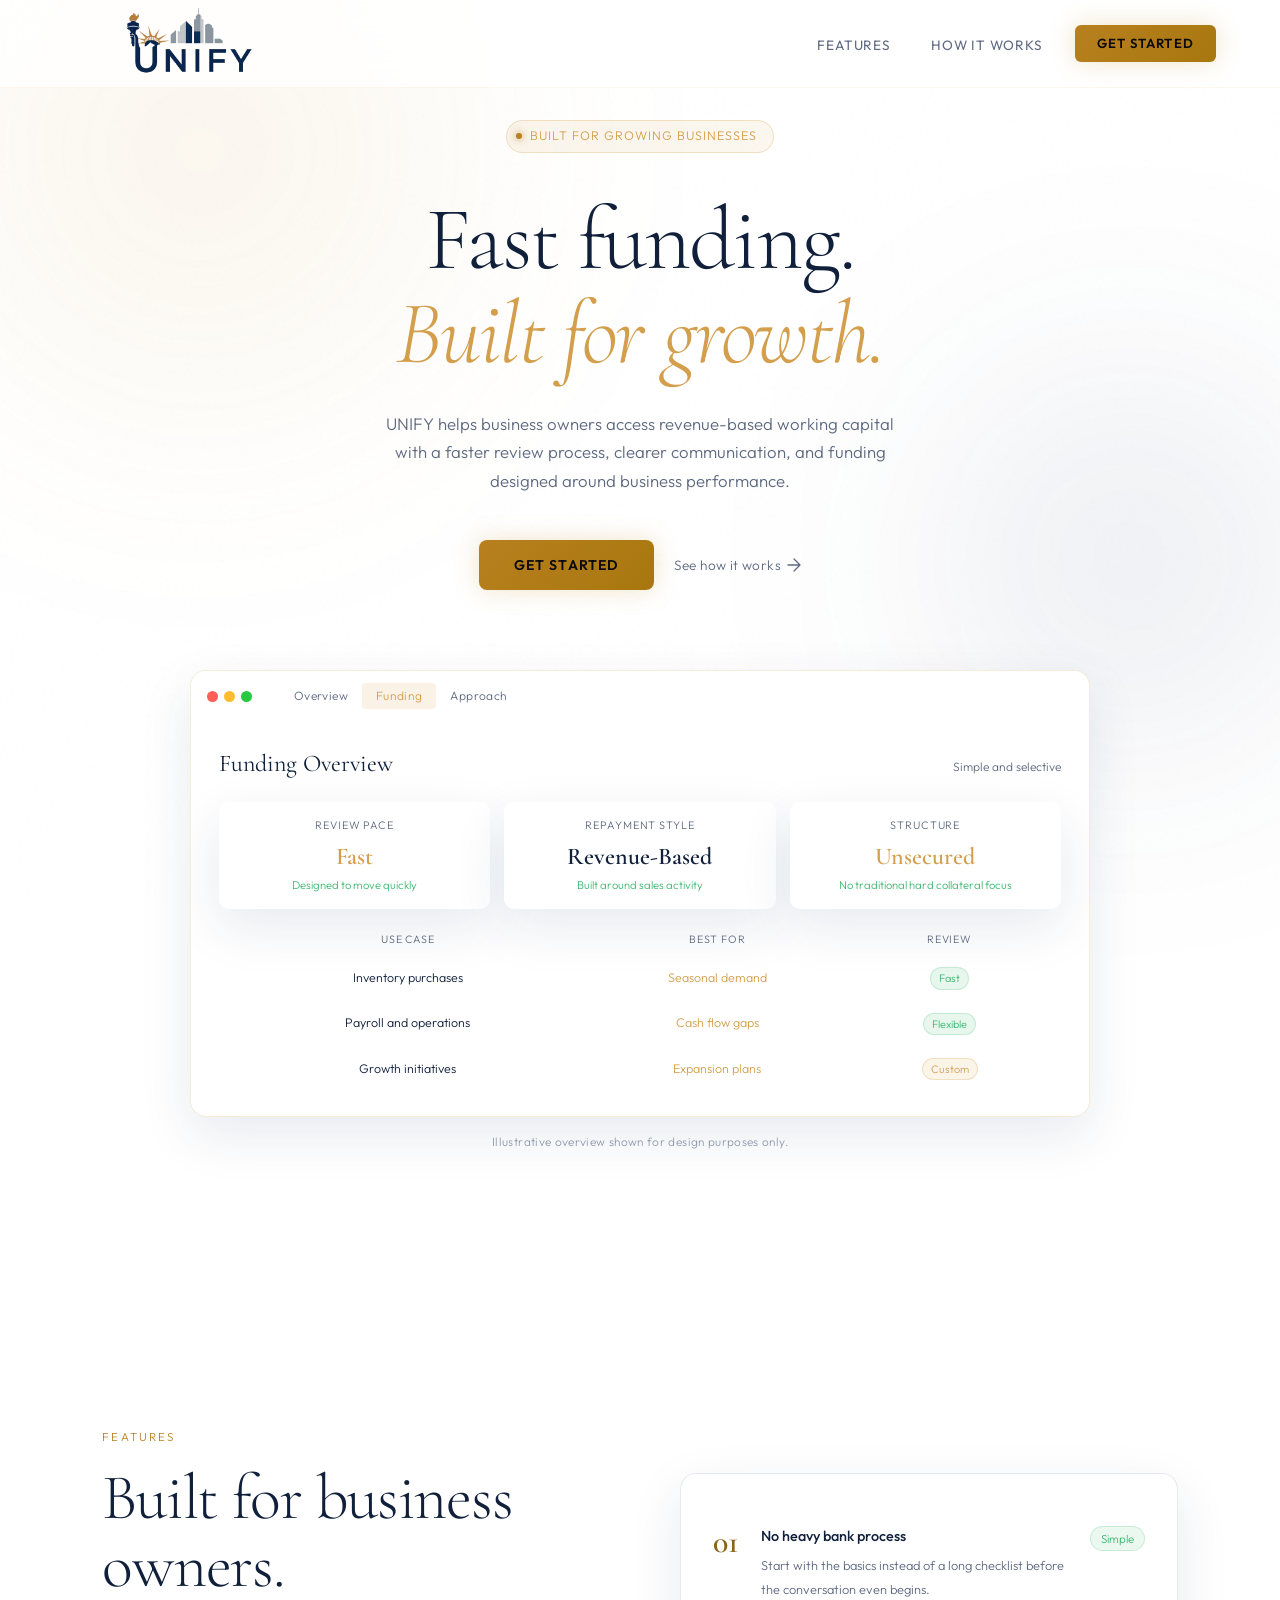
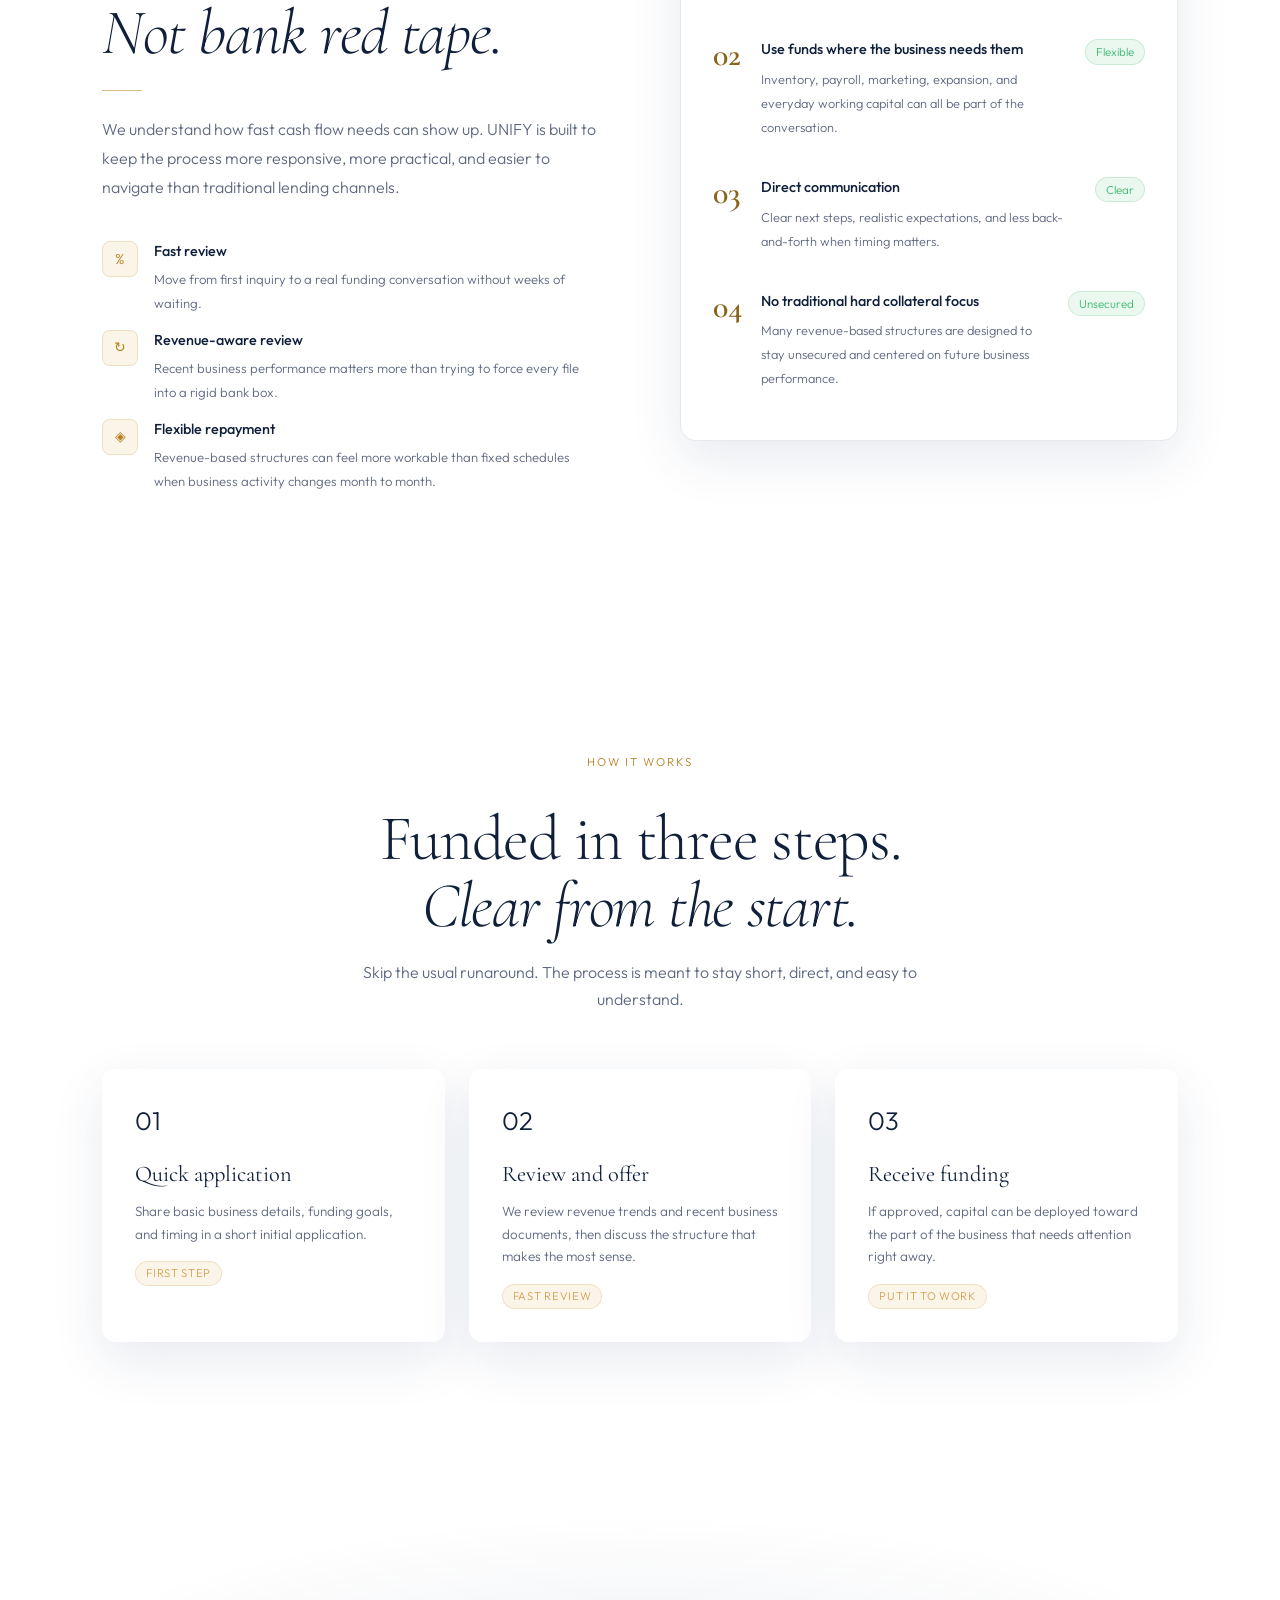
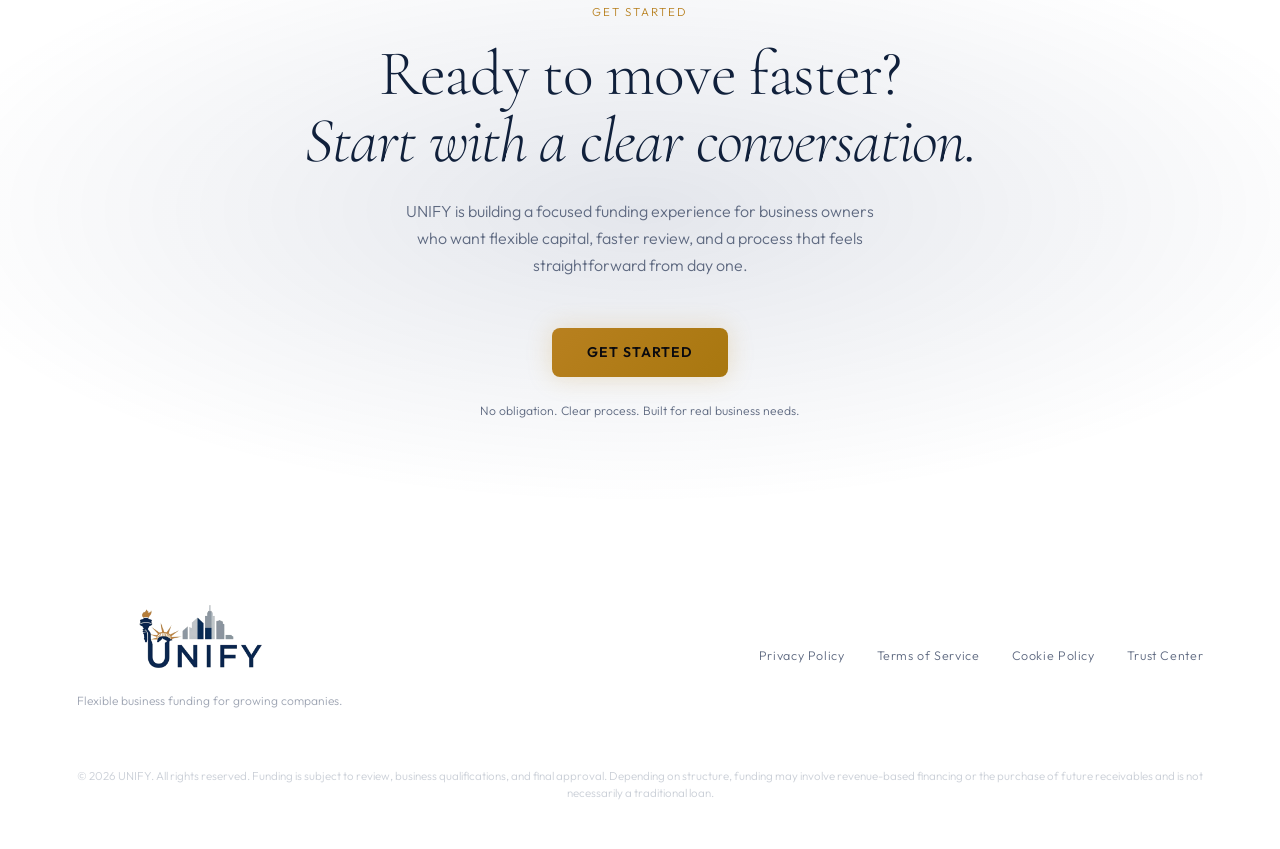
<file: index.html>
<!DOCTYPE html>
<html lang="en">
<head>
  <meta charset="UTF-8" />
  <meta name="viewport" content="width=device-width, initial-scale=1.0" />
  <meta name="description" content="UNIFY provides flexible business funding with a fast review process, revenue-aware underwriting, and a clear path from application to capital." />
  <meta name="theme-color" content="#FFFFFF" />
  <meta name="color-scheme" content="light" />
  <title>UNIFY — Fast, Flexible Business Funding</title>
  <script>
    (() => {
      const root = document.documentElement;
      const theme = 'light';
      root.dataset.theme = theme;
      root.style.colorScheme = theme;
    })();
  </script>
  <link rel="preconnect" href="https://fonts.googleapis.com" />
  <link rel="preconnect" href="https://fonts.gstatic.com" crossorigin />
  <link href="https://fonts.googleapis.com/css2?family=Cormorant+Garamond:ital,wght@0,300;0,400;0,600;0,700;1,300;1,400&family=Outfit:wght@300;400;500;600&display=swap" rel="stylesheet" />
  <style>
    :root {
      --bg:        #07080F;
      --surface:   #0D1120;
      --surface2:  #111828;
      --navy:      #1B3060;
      --navy-mid:  #224080;
      --gold:      #C9922A;
      --gold-light:#E8C06A;
      --gold-dim:  #8B641C;
      --text:      #EDF0F8;
      --muted:     #7A879C;
      --border:    rgba(200,160,60,0.15);
      --glow:      rgba(201,146,42,0.12);
      --nav-bg:    rgba(7,8,15,0.7);
      --nav-bg-scrolled: rgba(7,8,15,0.92);
      --noise-opacity: 0.5;
      --ambient-gold: radial-gradient(circle, rgba(201,146,42,0.08) 0%, transparent 70%);
      --ambient-blue: radial-gradient(circle, rgba(27,48,96,0.25) 0%, transparent 70%);
      --logo-shadow:
        drop-shadow(0 0 1px rgba(255,255,255,0.98))
        drop-shadow(1px 0 0 rgba(255,255,255,0.96))
        drop-shadow(-1px 0 0 rgba(255,255,255,0.96))
        drop-shadow(0 1px 0 rgba(255,255,255,0.96))
        drop-shadow(0 -1px 0 rgba(255,255,255,0.96))
        drop-shadow(0 0 18px rgba(255,255,255,0.38))
        drop-shadow(0 10px 24px rgba(4, 10, 24, 0.38));
      --surface-shadow: 0 20px 60px rgba(0,0,0,0.4);
      color-scheme: dark;
    }
    :root[data-theme="light"] {
      --bg:        #FFFFFF;
      --surface:   #F7F9FC;
      --surface2:  #FFFFFF;
      --navy:      #17325F;
      --navy-mid:  #2C4F8F;
      --gold:      #B8801F;
      --gold-light:#D39F4C;
      --gold-dim:  #8B641C;
      --text:      #10203B;
      --muted:     #5E6980;
      --border:    rgba(23,50,95,0.1);
      --glow:      rgba(23,50,95,0.08);
      --nav-bg:    rgba(255,255,255,0.82);
      --nav-bg-scrolled: rgba(255,255,255,0.97);
      --noise-opacity: 0.08;
      --ambient-gold: radial-gradient(circle, rgba(201,146,42,0.12) 0%, transparent 72%);
      --ambient-blue: radial-gradient(circle, rgba(27,48,96,0.14) 0%, transparent 72%);
      --logo-shadow:
        drop-shadow(0 0 1px rgba(255,255,255,0.96))
        drop-shadow(1px 0 0 rgba(255,255,255,0.94))
        drop-shadow(-1px 0 0 rgba(255,255,255,0.94))
        drop-shadow(0 1px 0 rgba(255,255,255,0.94))
        drop-shadow(0 -1px 0 rgba(255,255,255,0.94))
        drop-shadow(0 0 16px rgba(255,255,255,0.34))
        drop-shadow(0 10px 20px rgba(23,50,95,0.16));
      --surface-shadow: 0 18px 52px rgba(23,50,95,0.1);
      color-scheme: light;
    }

    *, *::before, *::after { box-sizing: border-box; margin: 0; padding: 0; }

    html { scroll-behavior: smooth; }

    body {
      background: var(--bg);
      color: var(--text);
      font-family: 'Outfit', sans-serif;
      font-weight: 300;
      line-height: 1.5;
      overflow-x: hidden;
      transition: background-color 0.35s ease, color 0.35s ease;
    }
    a { color: inherit; }

    .skip-link {
      position: absolute;
      top: -48px;
      left: 1rem;
      z-index: 200;
      padding: 0.75rem 1rem;
      border-radius: 8px;
      background: var(--gold-light);
      color: #0A0A0F;
      font-weight: 600;
      text-decoration: none;
      transition: top 0.2s ease;
    }
    .skip-link:focus { top: 1rem; }

    /* ── NOISE OVERLAY ── */
    body::before {
      content: '';
      position: fixed;
      inset: 0;
      background-image: url("data:image/svg+xml,%3Csvg viewBox='0 0 256 256' xmlns='http://www.w3.org/2000/svg'%3E%3Cfilter id='n'%3E%3CfeTurbulence type='fractalNoise' baseFrequency='0.9' numOctaves='4' stitchTiles='stitch'/%3E%3C/filter%3E%3Crect width='100%25' height='100%25' filter='url(%23n)' opacity='0.04'/%3E%3C/svg%3E");
      pointer-events: none;
      z-index: 0;
      opacity: var(--noise-opacity);
    }

    /* ── AMBIENT GLOWS ── */
    .ambient {
      position: fixed;
      border-radius: 50%;
      filter: blur(120px);
      pointer-events: none;
      z-index: 0;
    }
    .ambient-1 {
      width: 700px; height: 700px;
      background: var(--ambient-gold);
      top: -200px; left: -150px;
      animation: drift1 18s ease-in-out infinite alternate;
    }
    .ambient-2 {
      width: 500px; height: 500px;
      background: var(--ambient-blue);
      bottom: 10%; right: -100px;
      animation: drift2 22s ease-in-out infinite alternate;
    }
    @keyframes drift1 { from { transform: translate(0,0); } to { transform: translate(60px, 80px); } }
    @keyframes drift2 { from { transform: translate(0,0); } to { transform: translate(-40px, -60px); } }

    /* ── TYPOGRAPHY ── */
    h1, h2, h3 { font-family: 'Cormorant Garamond', serif; font-weight: 300; letter-spacing: -0.02em; line-height: 1.05; }
    h1 { font-size: clamp(3.2rem, 7vw, 7rem); }
    h2 { font-size: clamp(2.4rem, 5vw, 4.8rem); }
    h3 { font-size: clamp(1.4rem, 2.5vw, 2rem); }

    .gold { color: var(--gold-light); }
    .muted { color: var(--muted); }

    /* ── NAV ── */
    nav {
      position: fixed;
      top: 0; left: 0; right: 0;
      z-index: 100;
      display: flex;
      align-items: center;
      justify-content: space-between;
      padding: 0 clamp(1.5rem, 5vw, 4rem);
      height: 88px;
      background: var(--nav-bg);
      -webkit-backdrop-filter: blur(20px);
      backdrop-filter: blur(20px);
      border-bottom: 1px solid rgba(201,146,42,0.08);
      transition: background-color 0.3s ease, border-color 0.3s ease;
    }
    .nav-logo {
      display: flex;
      align-items: center;
      text-decoration: none;
      color: var(--text);
    }
    .brand-mark {
      display: inline-flex;
      align-items: center;
      justify-content: center;
      overflow: visible;
      background: transparent;
      border-radius: 0;
      border: none;
      box-shadow: none;
    }
    .brand-mark-nav {
      width: 250px;
      height: 84px;
      padding: 0;
    }
    .brand-mark-footer {
      width: 248px;
      height: 82px;
      border-radius: 16px;
      padding: 0;
    }
    .brand-mark img {
      width: 100%;
      height: 100%;
      object-fit: contain;
      object-position: center;
      display: block;
      transform: scale(1);
      filter: none;
      transition: transform 0.35s ease, filter 0.35s ease;
    }
    .nav-logo:hover .brand-mark img,
    .footer-logo:hover .brand-mark img {
      transform: scale(1.04) translateY(-1px);
      filter: drop-shadow(0 8px 16px rgba(23,50,95,0.08));
    }
    .nav-panel {
      display: flex;
      align-items: center;
      gap: 2rem;
    }
    .nav-links {
      display: flex;
      align-items: center;
      gap: 2.5rem;
      list-style: none;
    }
    .nav-links a {
      text-decoration: none;
      color: var(--muted);
      font-size: 0.85rem;
      font-weight: 400;
      letter-spacing: 0.06em;
      text-transform: uppercase;
      transition: color 0.2s;
    }
    .nav-links a:hover { color: var(--gold-light); }
    .nav-cta {
      display: flex;
      align-items: center;
      gap: 1rem;
    }
    .theme-toggle {
      display: inline-flex;
      align-items: center;
      justify-content: center;
      gap: 0.7rem;
      min-height: 40px;
      padding: 0.5rem 0.85rem;
      border: 1px solid var(--border);
      border-radius: 999px;
      background: rgba(255,255,255,0.03);
      color: var(--text);
      font-family: 'Outfit', sans-serif;
      font-size: 0.74rem;
      letter-spacing: 0.08em;
      text-transform: uppercase;
      cursor: pointer;
      transition: transform 0.2s ease, border-color 0.2s ease, color 0.2s ease, background-color 0.2s ease;
    }
    :root[data-theme="light"] .theme-toggle,
    :root[data-theme="light"] .btn-ghost,
    :root[data-theme="light"] .nav-menu-toggle {
      background: rgba(23,50,95,0.04);
    }
    .theme-toggle:hover {
      transform: translateY(-1px);
      border-color: rgba(201,146,42,0.32);
      color: var(--gold-light);
    }
    .theme-toggle-track {
      position: relative;
      width: 42px;
      height: 22px;
      border-radius: 999px;
      background: linear-gradient(135deg, rgba(201,146,42,0.55), rgba(27,48,96,0.75));
      box-shadow: inset 0 0 0 1px rgba(255,255,255,0.08);
      flex-shrink: 0;
    }
    .theme-toggle-thumb {
      position: absolute;
      top: 2px;
      left: 2px;
      width: 18px;
      height: 18px;
      border-radius: 50%;
      background: #F9F8F4;
      box-shadow: 0 4px 10px rgba(0,0,0,0.25);
      transition: transform 0.25s ease, background-color 0.25s ease;
    }
    :root[data-theme="light"] .theme-toggle-thumb {
      transform: translateX(20px);
      background: #FFF4DD;
    }
    .theme-toggle-label {
      white-space: nowrap;
    }
    .nav-menu-toggle {
      display: none;
      border: 1px solid var(--border);
      background: rgba(255,255,255,0.02);
      color: var(--text);
      border-radius: 8px;
      padding: 0.55rem 0.9rem;
      font-family: 'Outfit', sans-serif;
      font-size: 0.78rem;
      letter-spacing: 0.08em;
      text-transform: uppercase;
      cursor: pointer;
    }
    .btn-ghost {
      display: inline-flex;
      align-items: center;
      justify-content: center;
      background: rgba(255,255,255,0.02);
      border: 1px solid var(--border);
      color: var(--muted);
      padding: 0.5rem 1.2rem;
      border-radius: 6px;
      font-family: 'Outfit', sans-serif;
      font-size: 0.82rem;
      letter-spacing: 0.05em;
      cursor: pointer;
      text-decoration: none;
      white-space: nowrap;
      transition: all 0.2s;
    }
    .btn-ghost:hover { border-color: var(--gold-dim); color: var(--gold-light); }
    .btn-primary {
      position: relative;
      overflow: hidden;
      display: inline-flex;
      align-items: center;
      justify-content: center;
      background: linear-gradient(135deg, var(--gold), #A8770F);
      border: none;
      color: #0A0A0F;
      padding: 0.55rem 1.4rem;
      border-radius: 6px;
      font-family: 'Outfit', sans-serif;
      font-size: 0.82rem;
      font-weight: 600;
      letter-spacing: 0.08em;
      text-transform: uppercase;
      cursor: pointer;
      text-decoration: none;
      white-space: nowrap;
      transition: all 0.25s;
      box-shadow: 0 0 24px rgba(201,146,42,0.25);
    }
    .btn-primary::after {
      content: '';
      position: absolute;
      inset: 0;
      background: linear-gradient(120deg, transparent 10%, rgba(255,255,255,0.35) 45%, transparent 80%);
      transform: translateX(-140%);
      animation: sheen 4.8s ease-in-out infinite;
      pointer-events: none;
    }
    .btn-primary:hover {
      transform: translateY(-1px);
      box-shadow: 0 0 36px rgba(201,146,42,0.4);
    }

    /* ── HERO ── */
    .hero {
      position: relative;
      z-index: 1;
      min-height: 100vh;
      display: flex;
      flex-direction: column;
      align-items: center;
      justify-content: center;
      text-align: center;
      padding: 120px clamp(1.5rem, 6vw, 6rem) 80px;
    }
    .hero-badge {
      position: relative;
      overflow: hidden;
      display: inline-flex;
      align-items: center;
      gap: 0.5rem;
      background: rgba(201,146,42,0.08);
      border: 1px solid rgba(201,146,42,0.22);
      border-radius: 100px;
      padding: 0.38rem 1rem 0.38rem 0.6rem;
      margin-bottom: 2.5rem;
      font-size: 0.78rem;
      letter-spacing: 0.08em;
      text-transform: uppercase;
      color: var(--gold-light);
      animation: fadeUp 0.8s ease both;
    }
    .hero-badge::after {
      content: '';
      position: absolute;
      inset: 0;
      background: linear-gradient(120deg, transparent 15%, rgba(255,255,255,0.16) 48%, transparent 82%);
      transform: translateX(-135%);
      animation: badgeSweep 5.5s ease-in-out infinite;
      pointer-events: none;
    }
    .hero-badge-dot {
      width: 6px; height: 6px;
      border-radius: 50%;
      background: var(--gold);
      box-shadow: 0 0 8px var(--gold);
      animation: pulse 2s infinite;
    }
    @keyframes pulse { 0%, 100% { opacity: 1; } 50% { opacity: 0.4; } }

    .hero h1 {
      animation: fadeUp 0.9s 0.1s ease both;
      max-width: 900px;
    }
    .hero h1 em {
      font-style: italic;
      color: var(--gold-light);
    }
    .hero-sub {
      max-width: 540px;
      margin: 1.8rem auto 0;
      font-size: 1.05rem;
      line-height: 1.7;
      color: var(--muted);
      animation: fadeUp 1s 0.2s ease both;
    }
    .hero-actions {
      display: flex;
      align-items: center;
      gap: 1.2rem;
      margin-top: 2.8rem;
      animation: fadeUp 1s 0.3s ease both;
    }
    .btn-lg {
      padding: 0.9rem 2.2rem !important;
      font-size: 0.88rem !important;
      border-radius: 8px !important;
    }
    .hero-link {
      color: var(--muted);
      font-size: 0.85rem;
      text-decoration: none;
      display: flex;
      align-items: center;
      gap: 0.4rem;
      letter-spacing: 0.03em;
      transition: color 0.2s;
    }
    .hero-link:hover { color: var(--gold-light); }
    .hero-link svg { width: 14px; height: 14px; }

    /* hero dashboard mockup */
    .hero-mockup {
      position: relative;
      margin-top: 5rem;
      width: 100%;
      max-width: 900px;
      animation: fadeUp 1.2s 0.5s ease both;
    }
    .mockup-stage {
      animation: mockupFloat 7s ease-in-out infinite;
      transform-origin: center top;
    }
    .mockup-frame {
      position: relative;
      background: var(--surface2);
      border: 1px solid rgba(201,146,42,0.18);
      border-radius: 16px;
      overflow: hidden;
      transition: transform 0.35s ease, box-shadow 0.35s ease, border-color 0.35s ease;
      box-shadow:
        0 0 0 1px rgba(255,255,255,0.04),
        0 40px 100px rgba(0,0,0,0.7),
        0 0 80px rgba(201,146,42,0.06);
    }
    .mockup-frame::after {
      content: '';
      position: absolute;
      inset: 0;
      background: linear-gradient(115deg, transparent 20%, rgba(255,255,255,0.05) 45%, transparent 70%);
      transform: translateX(-130%);
      animation: sheen 7s ease-in-out infinite 1.1s;
      pointer-events: none;
    }
    .hero-mockup:hover .mockup-frame {
      transform: translateY(-4px) scale(1.01);
      border-color: rgba(201,146,42,0.32);
      box-shadow:
        0 0 0 1px rgba(255,255,255,0.05),
        0 48px 120px rgba(0,0,0,0.76),
        0 0 95px rgba(201,146,42,0.08);
    }
    .mockup-note {
      margin-top: 1rem;
      font-size: 0.74rem;
      color: rgba(122,135,156,0.8);
      letter-spacing: 0.03em;
    }
    .mockup-titlebar {
      background: rgba(255,255,255,0.03);
      border-bottom: 1px solid rgba(255,255,255,0.06);
      padding: 12px 16px;
      display: flex;
      align-items: center;
      gap: 12px;
    }
    .mockup-dots { display: flex; gap: 6px; }
    .mockup-dots span {
      width: 11px; height: 11px;
      border-radius: 50%;
    }
    .mockup-dots span:nth-child(1) { background: #FF5F57; }
    .mockup-dots span:nth-child(2) { background: #FEBC2E; }
    .mockup-dots span:nth-child(3) { background: #28C840; }
    .mockup-tabs {
      display: flex;
      gap: 0;
      margin-left: 1rem;
    }
    .mockup-tab {
      padding: 4px 14px;
      font-size: 0.75rem;
      color: var(--muted);
      border-radius: 4px;
      cursor: default;
      letter-spacing: 0.03em;
    }
    .mockup-tab.active {
      background: rgba(201,146,42,0.12);
      color: var(--gold-light);
    }
    .mockup-body {
      padding: 24px 28px;
    }
    .mockup-title-row {
      display: flex;
      align-items: baseline;
      justify-content: space-between;
      margin-bottom: 20px;
    }
    .mockup-section-title {
      font-family: 'Cormorant Garamond', serif;
      font-size: 1.5rem;
      font-weight: 400;
      color: var(--text);
    }
    .mockup-stats {
      display: grid;
      grid-template-columns: repeat(3, 1fr);
      gap: 14px;
      margin-bottom: 22px;
    }
    .stat-card {
      background: rgba(255,255,255,0.03);
      border: 1px solid rgba(255,255,255,0.06);
      border-radius: 10px;
      padding: 14px 16px;
    }
    .stat-label {
      font-size: 0.68rem;
      color: var(--muted);
      text-transform: uppercase;
      letter-spacing: 0.08em;
      margin-bottom: 6px;
    }
    .stat-value {
      font-family: 'Cormorant Garamond', serif;
      font-size: 1.5rem;
      font-weight: 600;
      color: var(--text);
    }
    .stat-value.gold { color: var(--gold-light); }
    .stat-sub {
      font-size: 0.7rem;
      color: #3DB870;
      margin-top: 2px;
    }
    .mockup-table-header {
      display: grid;
      grid-template-columns: 1.6fr 1.2fr 0.9fr;
      padding: 0 12px 8px;
      border-bottom: 1px solid rgba(255,255,255,0.06);
    }
    .th {
      font-size: 0.67rem;
      color: var(--muted);
      text-transform: uppercase;
      letter-spacing: 0.08em;
    }
    .mockup-row {
      display: grid;
      grid-template-columns: 1.6fr 1.2fr 0.9fr;
      padding: 11px 12px;
      border-bottom: 1px solid rgba(255,255,255,0.03);
      align-items: center;
      transition: background 0.15s;
    }
    .mockup-row:hover { background: rgba(255,255,255,0.025); }
    .td {
      font-size: 0.78rem;
      color: var(--text);
    }
    .td.email { color: var(--muted); font-size: 0.73rem; }
    .td.green { color: #3DB870; }
    .td.gold-c { color: var(--gold-light); }
    .status-pill {
      display: inline-flex;
      align-items: center;
      gap: 4px;
      font-size: 0.68rem;
      padding: 2px 8px;
      border-radius: 100px;
      background: rgba(61,184,112,0.12);
      color: #3DB870;
      border: 1px solid rgba(61,184,112,0.2);
    }
    .status-pill.pending {
      background: rgba(201,146,42,0.1);
      color: var(--gold-light);
      border-color: rgba(201,146,42,0.2);
    }

    @keyframes fadeUp {
      from { opacity: 0; transform: translateY(28px); }
      to   { opacity: 1; transform: translateY(0); }
    }
    @keyframes sheen {
      0%, 70%, 100% { transform: translateX(-140%); }
      85% { transform: translateX(140%); }
    }
    @keyframes badgeSweep {
      0%, 65%, 100% { transform: translateX(-135%); }
      82% { transform: translateX(135%); }
    }
    @keyframes mockupFloat {
      0%, 100% { transform: translateY(0); }
      50% { transform: translateY(-12px); }
    }

    /* ── STATS BAR ── */
    .stats-bar {
      position: relative;
      z-index: 1;
      border-top: 1px solid rgba(255,255,255,0.04);
      border-bottom: 1px solid rgba(255,255,255,0.04);
      background: rgba(201,146,42,0.03);
      padding: 2.5rem clamp(1.5rem, 6vw, 6rem);
      display: grid;
      grid-template-columns: repeat(4, 1fr);
      gap: 2rem;
    }
    .stat-item { text-align: center; }
    .stat-num {
      font-family: 'Cormorant Garamond', serif;
      font-size: clamp(2rem, 4vw, 3.4rem);
      font-weight: 600;
      color: var(--gold-light);
      display: block;
    }
    .stat-desc {
      font-size: 0.8rem;
      color: var(--muted);
      margin-top: 0.3rem;
      letter-spacing: 0.04em;
    }

    /* ── SECTION BASE ── */
    section {
      position: relative;
      z-index: 1;
      padding: clamp(5rem, 10vw, 9rem) clamp(1.5rem, 8vw, 8rem);
    }
    section,
    .stats-bar {
      scroll-margin-top: 96px;
    }
    .section-label {
      display: inline-block;
      font-size: 0.72rem;
      letter-spacing: 0.18em;
      text-transform: uppercase;
      color: var(--gold);
      margin-bottom: 1.2rem;
    }
    .section-divider {
      width: 40px;
      height: 1px;
      background: var(--gold);
      margin: 1.5rem 0;
      opacity: 0.5;
    }

    /* ── WHAT IS RBF ── */
    .rbf-grid {
      display: grid;
      grid-template-columns: 1fr 1fr;
      gap: 5rem;
      align-items: center;
      margin-top: 4rem;
    }
    .rbf-text h2 { max-width: 420px; }
    .rbf-text p {
      margin-top: 1.5rem;
      color: var(--muted);
      line-height: 1.8;
      font-size: 1rem;
    }
    .rbf-features {
      margin-top: 2.5rem;
      display: flex;
      flex-direction: column;
      gap: 1rem;
    }
    .feature-row {
      display: flex;
      align-items: flex-start;
      gap: 1rem;
    }
    .feature-icon {
      width: 36px; height: 36px;
      border-radius: 8px;
      background: rgba(201,146,42,0.1);
      border: 1px solid rgba(201,146,42,0.2);
      display: flex;
      align-items: center;
      justify-content: center;
      flex-shrink: 0;
      color: var(--gold);
      font-size: 0.9rem;
    }
    .feature-text strong {
      display: block;
      font-size: 0.9rem;
      font-weight: 500;
      color: var(--text);
      margin-bottom: 0.2rem;
    }
    .feature-text span {
      font-size: 0.82rem;
      color: var(--muted);
      line-height: 1.5;
    }
    .rbf-visual {
      background: var(--surface2);
      border: 1px solid var(--border);
      border-radius: 16px;
      padding: 2rem;
      box-shadow: 0 20px 60px rgba(0,0,0,0.4);
    }
    .flow-step {
      display: flex;
      align-items: flex-start;
      gap: 1rem;
      padding: 1.2rem 0;
      border-bottom: 1px solid rgba(255,255,255,0.04);
    }
    .flow-step:last-child { border-bottom: none; }
    .step-num {
      font-family: 'Cormorant Garamond', serif;
      font-size: 2rem;
      font-weight: 600;
      color: var(--gold-dim);
      line-height: 1;
      flex-shrink: 0;
      width: 32px;
    }
    .step-content strong {
      display: block;
      font-size: 0.9rem;
      font-weight: 500;
      color: var(--text);
      margin-bottom: 0.3rem;
    }
    .step-content span {
      font-size: 0.8rem;
      color: var(--muted);
      line-height: 1.5;
    }
    .step-badge {
      margin-left: auto;
      background: rgba(61,184,112,0.1);
      border: 1px solid rgba(61,184,112,0.2);
      color: #3DB870;
      font-size: 0.72rem;
      padding: 3px 10px;
      border-radius: 100px;
      white-space: nowrap;
    }

    /* ── MODEL SECTION ── */
    .model-section {
      background: var(--surface);
    }
    .model-grid {
      display: grid;
      grid-template-columns: repeat(3, 1fr);
      gap: 1.5rem;
      margin-top: 3.5rem;
    }
    .model-card {
      background: var(--surface2);
      border: 1px solid rgba(255,255,255,0.06);
      border-radius: 14px;
      padding: 2rem;
      position: relative;
      overflow: hidden;
      transition: border-color 0.3s, transform 0.3s;
    }
    .model-card::before {
      content: '';
      position: absolute;
      top: 0; left: 0; right: 0;
      height: 2px;
      background: linear-gradient(90deg, transparent, var(--gold-dim), transparent);
      opacity: 0;
      transition: opacity 0.3s;
    }
    .model-card:hover {
      border-color: rgba(201,146,42,0.25);
      transform: translateY(-3px);
    }
    .model-card:hover::before { opacity: 1; }
    .model-card.featured {
      border-color: rgba(201,146,42,0.22);
      grid-column: span 2;
      display: grid;
      grid-template-columns: 1fr 1fr;
      gap: 2rem;
      align-items: center;
    }
    .model-card.featured::before { opacity: 0.6; }
    .card-icon {
      font-size: 1.6rem;
      margin-bottom: 1rem;
    }
    .card-title {
      font-family: 'Cormorant Garamond', serif;
      font-size: 1.4rem;
      font-weight: 400;
      color: var(--text);
      margin-bottom: 0.6rem;
    }
    .card-desc {
      font-size: 0.84rem;
      color: var(--muted);
      line-height: 1.7;
    }
    .card-tag {
      display: inline-block;
      margin-top: 1rem;
      font-size: 0.7rem;
      padding: 3px 10px;
      border-radius: 100px;
      background: rgba(201,146,42,0.1);
      border: 1px solid rgba(201,146,42,0.2);
      color: var(--gold-light);
      letter-spacing: 0.06em;
      text-transform: uppercase;
    }
    .featured-stat {
      text-align: center;
      padding: 2rem;
      background: rgba(201,146,42,0.05);
      border-radius: 10px;
      border: 1px solid var(--border);
    }
    .featured-stat-num {
      font-family: 'Cormorant Garamond', serif;
      font-size: 4rem;
      font-weight: 600;
      color: var(--gold-light);
    }
    .featured-stat-label {
      font-size: 0.82rem;
      color: var(--muted);
      margin-top: 0.4rem;
      line-height: 1.5;
    }

    /* ── CTA ── */
    .cta-section {
      text-align: center;
      background: radial-gradient(ellipse 80% 60% at 50% 50%, rgba(27,48,96,0.3) 0%, transparent 70%);
    }
    .cta-section h2 { max-width: 700px; margin: 0 auto; }
    .cta-section p {
      max-width: 500px;
      margin: 1.5rem auto 0;
      color: var(--muted);
      line-height: 1.7;
    }
    .cta-actions {
      display: flex;
      align-items: center;
      justify-content: center;
      gap: 1.2rem;
      margin-top: 3rem;
    }
    .cta-note {
      margin-top: 1.2rem;
      font-size: 0.76rem;
      color: var(--muted);
    }

    /* ── FOOTER ── */
    footer {
      position: relative;
      z-index: 1;
      border-top: 1px solid rgba(255,255,255,0.06);
      padding: 3rem clamp(1.5rem, 6vw, 6rem);
      display: flex;
      align-items: center;
      justify-content: space-between;
      flex-wrap: wrap;
      gap: 2rem;
    }
    .footer-logo {
      display: inline-flex;
      align-items: center;
    }
    .footer-tagline {
      font-size: 0.75rem;
      color: var(--muted);
      margin-top: 0.3rem;
      opacity: 0.6;
    }
    .footer-links {
      display: flex;
      flex-wrap: wrap;
      justify-content: flex-end;
      gap: 2rem;
      list-style: none;
    }
    .footer-links a {
      text-decoration: none;
      font-size: 0.78rem;
      color: var(--muted);
      letter-spacing: 0.05em;
      transition: color 0.2s;
    }
    .footer-links a:hover { color: var(--gold-light); }
    .footer-copy {
      font-size: 0.72rem;
      color: rgba(122,135,156,0.4);
      width: 100%;
      text-align: center;
      padding-top: 1.5rem;
      border-top: 1px solid rgba(255,255,255,0.04);
    }
    :root[data-theme="light"] .model-section {
      background: rgba(255,255,255,0.48);
    }
    :root[data-theme="light"] .rbf-visual,
    :root[data-theme="light"] .model-card,
    :root[data-theme="light"] .why-card,
    :root[data-theme="light"] .stat-card,
    :root[data-theme="light"] .featured-stat,
    :root[data-theme="light"] .mockup-frame {
      box-shadow: var(--surface-shadow);
    }
    :root[data-theme="light"] .mockup-titlebar,
    :root[data-theme="light"] .stat-card,
    :root[data-theme="light"] .why-card,
    :root[data-theme="light"] .model-card {
      background: rgba(255,255,255,0.86);
    }
    :root[data-theme="light"] .why-card:hover {
      background: rgba(233,238,247,0.9);
    }
    :root[data-theme="light"] .mockup-row:hover {
      background: rgba(23,50,95,0.03);
    }
    :root[data-theme="light"] .cta-section {
      background: radial-gradient(ellipse 80% 60% at 50% 50%, rgba(27,48,96,0.12) 0%, transparent 72%);
    }

    /* ── SCROLL ANIMATIONS ── */
    .reveal {
      opacity: 0;
      transform: translateY(30px);
      transition: opacity 0.7s ease, transform 0.7s ease;
    }
    .reveal.visible {
      opacity: 1;
      transform: translateY(0);
    }

    /* ── MOBILE ── */
    @media (max-width: 900px) {
      nav {
        padding: 0 1rem;
      }
      .nav-panel {
        position: absolute;
        top: calc(100% + 12px);
        left: 1rem;
        right: 1rem;
        display: flex;
        flex-direction: column;
        align-items: stretch;
        gap: 1rem;
        padding: 1rem;
        border: 1px solid rgba(201,146,42,0.16);
        border-radius: 14px;
        background: var(--surface2);
        box-shadow: 0 24px 80px rgba(0,0,0,0.45);
        opacity: 0;
        visibility: hidden;
        transform: translateY(-10px) scale(0.98);
        pointer-events: none;
        transition: opacity 0.24s ease, transform 0.24s ease, visibility 0.24s ease;
      }
      nav.nav-open .nav-panel {
        opacity: 1;
        visibility: visible;
        transform: translateY(0) scale(1);
        pointer-events: auto;
      }
      .nav-links {
        flex-direction: column;
        align-items: flex-start;
        gap: 1rem;
      }
      .nav-cta {
        flex-direction: column;
        align-items: stretch;
      }
      .theme-toggle {
        width: 100%;
      }
      .nav-menu-toggle { display: inline-flex; }
      .rbf-grid { grid-template-columns: 1fr; gap: 3rem; }
      .model-grid { grid-template-columns: 1fr; }
      .model-card.featured { grid-column: span 1; grid-template-columns: 1fr; }
      .stats-bar { grid-template-columns: repeat(2, 1fr); }
      .mockup-stats { grid-template-columns: repeat(2, 1fr); }
      .mockup-table-header, .mockup-row { grid-template-columns: 2fr 1fr 1fr; }
      .mockup-table-header .th:nth-child(n+4),
      .mockup-row .td:nth-child(n+4) { display: none; }
    }
    @media (max-width: 560px) {
      .brand-mark-nav {
        width: 208px;
        height: 70px;
      }
      .brand-mark-footer {
        width: 206px;
        height: 70px;
      }
      .hero-actions,
      .cta-actions {
        width: 100%;
        flex-direction: column;
      }
      .hero-actions .btn-primary,
      .cta-actions .btn-primary,
      .cta-actions .btn-ghost {
        width: 100%;
      }
      .stats-bar { grid-template-columns: 1fr 1fr; }
    }
    @media (prefers-reduced-motion: reduce) {
      html { scroll-behavior: auto; }
      *, *::before, *::after {
        animation-duration: 0.01ms !important;
        animation-iteration-count: 1 !important;
        transition-duration: 0.01ms !important;
      }
      body::before,
      .ambient { animation: none !important; }
    }
  </style>
</head>
<body>
  <a class="skip-link" href="#main-content">Skip to content</a>

  <!-- Ambient light effects -->
  <div class="ambient ambient-1"></div>
  <div class="ambient ambient-2"></div>

  <!-- ── NAVIGATION ── -->
  <nav aria-label="Primary">
    <a href="#top" class="nav-logo" aria-label="UNIFY home">
      <span class="brand-mark brand-mark-nav">
        <img src="unify-logo-wide.png" alt="UNIFY logo" />
      </span>
    </a>
    <button class="nav-menu-toggle" type="button" aria-expanded="false" aria-controls="nav-panel">
      Menu
    </button>
    <div class="nav-panel" id="nav-panel">
      <ul class="nav-links">
        <li><a href="#features">Features</a></li>
        <li><a href="#how-it-works">How It Works</a></li>
      </ul>
      <div class="nav-cta">
        <a class="btn-primary" href="/apply">Get Started</a>
      </div>
    </div>
  </nav>

  <main id="main-content">
  <!-- ── HERO ── -->
  <section class="hero" id="top">
    <div class="hero-badge">
      <span class="hero-badge-dot"></span>
      Built for growing businesses
    </div>

    <h1>
      Fast funding.<br/>
      <em>Built for growth.</em>
    </h1>

    <p class="hero-sub">
      UNIFY helps business owners access revenue-based working capital with a faster review process, clearer communication, and funding designed around business performance.
    </p>

    <div class="hero-actions">
      <a class="btn-primary btn-lg" href="/apply">Get Started</a>
      <a href="#how-it-works" class="hero-link">
        See how it works
        <svg viewBox="0 0 14 14" fill="none"><path d="M7 1L13 7L7 13M1 7H13" stroke="currentColor" stroke-width="1.3" stroke-linecap="round" stroke-linejoin="round"/></svg>
      </a>
    </div>

    <!-- Dashboard Mockup -->
    <div class="hero-mockup">
      <div class="mockup-frame">
        <div class="mockup-titlebar">
          <div class="mockup-dots">
            <span></span><span></span><span></span>
          </div>
          <div class="mockup-tabs">
            <div class="mockup-tab">Overview</div>
            <div class="mockup-tab active">Funding</div>
            <div class="mockup-tab">Approach</div>
          </div>
        </div>
        <div class="mockup-body">
          <div class="mockup-title-row">
            <span class="mockup-section-title">Funding Overview</span>
            <span style="font-size:0.75rem;color:var(--muted)">Simple and selective</span>
          </div>
          <div class="mockup-stats">
            <div class="stat-card">
              <div class="stat-label">Review Pace</div>
              <div class="stat-value gold">Fast</div>
              <div class="stat-sub">Designed to move quickly</div>
            </div>
            <div class="stat-card">
              <div class="stat-label">Repayment Style</div>
              <div class="stat-value">Revenue-Based</div>
              <div class="stat-sub">Built around sales activity</div>
            </div>
            <div class="stat-card">
              <div class="stat-label">Structure</div>
              <div class="stat-value gold">Unsecured</div>
              <div class="stat-sub">No traditional hard collateral focus</div>
            </div>
          </div>
          <div class="mockup-table-header">
            <span class="th">Use Case</span>
            <span class="th">Best For</span>
            <span class="th">Review</span>
          </div>
          <div class="mockup-row">
            <span class="td">Inventory purchases</span>
            <span class="td gold-c">Seasonal demand</span>
            <span class="td"><span class="status-pill">Fast</span></span>
          </div>
          <div class="mockup-row">
            <span class="td">Payroll and operations</span>
            <span class="td gold-c">Cash flow gaps</span>
            <span class="td"><span class="status-pill">Flexible</span></span>
          </div>
          <div class="mockup-row">
            <span class="td">Growth initiatives</span>
            <span class="td gold-c">Expansion plans</span>
            <span class="td"><span class="status-pill pending">Custom</span></span>
          </div>
        </div>
      </div>
      <p class="mockup-note">Illustrative overview shown for design purposes only.</p>
    </div>
  </section>

  <!-- ── FEATURES ── -->
  <section id="features">
    <div class="rbf-grid">
      <div class="rbf-text reveal">
        <span class="section-label">Features</span>
        <h2>Built for business owners.<br/><em>Not bank red tape.</em></h2>
        <div class="section-divider"></div>
        <p>We understand how fast cash flow needs can show up. UNIFY is built to keep the process more responsive, more practical, and easier to navigate than traditional lending channels.</p>

        <div class="rbf-features">
          <div class="feature-row">
            <div class="feature-icon">%</div>
            <div class="feature-text">
              <strong>Fast review</strong>
              <span>Move from first inquiry to a real funding conversation without weeks of waiting.</span>
            </div>
          </div>
          <div class="feature-row">
            <div class="feature-icon">↻</div>
            <div class="feature-text">
              <strong>Revenue-aware review</strong>
              <span>Recent business performance matters more than trying to force every file into a rigid bank box.</span>
            </div>
          </div>
          <div class="feature-row">
            <div class="feature-icon">◈</div>
            <div class="feature-text">
              <strong>Flexible repayment</strong>
              <span>Revenue-based structures can feel more workable than fixed schedules when business activity changes month to month.</span>
            </div>
          </div>
        </div>
      </div>

      <div class="rbf-visual reveal" style="transition-delay: 0.15s">
        <div class="flow-step">
          <span class="step-num">01</span>
          <div class="step-content">
            <strong>No heavy bank process</strong>
            <span>Start with the basics instead of a long checklist before the conversation even begins.</span>
          </div>
          <span class="step-badge">Simple</span>
        </div>
        <div class="flow-step">
          <span class="step-num">02</span>
          <div class="step-content">
            <strong>Use funds where the business needs them</strong>
            <span>Inventory, payroll, marketing, expansion, and everyday working capital can all be part of the conversation.</span>
          </div>
          <span class="step-badge">Flexible</span>
        </div>
        <div class="flow-step">
          <span class="step-num">03</span>
          <div class="step-content">
            <strong>Direct communication</strong>
            <span>Clear next steps, realistic expectations, and less back-and-forth when timing matters.</span>
          </div>
          <span class="step-badge">Clear</span>
        </div>
        <div class="flow-step">
          <span class="step-num">04</span>
          <div class="step-content">
            <strong>No traditional hard collateral focus</strong>
            <span>Many revenue-based structures are designed to stay unsecured and centered on future business performance.</span>
          </div>
          <span class="step-badge">Unsecured</span>
        </div>
      </div>
    </div>
  </section>

  <!-- ── HOW IT WORKS ── -->
  <section id="how-it-works" class="model-section">
    <div style="text-align:center; margin-bottom: 1rem;" class="reveal">
      <span class="section-label">How It Works</span>
    </div>
    <h2 style="text-align:center;" class="reveal">Funded in three steps.<br/><em>Clear from the start.</em></h2>
    <p style="text-align:center; max-width:560px; margin: 1.2rem auto 0; color:var(--muted); line-height:1.7;" class="reveal">
      Skip the usual runaround. The process is meant to stay short, direct, and easy to understand.
    </p>

    <div class="model-grid">
      <div class="model-card reveal">
        <div class="card-icon">01</div>
        <div class="card-title">Quick application</div>
        <div class="card-desc">Share basic business details, funding goals, and timing in a short initial application.</div>
        <span class="card-tag">First step</span>
      </div>
      <div class="model-card reveal" style="transition-delay:0.1s">
        <div class="card-icon">02</div>
        <div class="card-title">Review and offer</div>
        <div class="card-desc">We review revenue trends and recent business documents, then discuss the structure that makes the most sense.</div>
        <span class="card-tag">Fast review</span>
      </div>
      <div class="model-card reveal" style="transition-delay:0.15s">
        <div class="card-icon">03</div>
        <div class="card-title">Receive funding</div>
        <div class="card-desc">If approved, capital can be deployed toward the part of the business that needs attention right away.</div>
        <span class="card-tag">Put it to work</span>
      </div>
    </div>
  </section>

  <!-- ── CTA ── -->
  <section class="cta-section" id="about">
    <span class="section-label reveal">Get Started</span>
    <h2 class="reveal">
      Ready to move faster?<br/><em>Start with a clear conversation.</em>
    </h2>
    <p class="reveal">
      UNIFY is building a focused funding experience for business owners who want flexible capital, faster review, and a process that feels straightforward from day one.
    </p>
    <div class="cta-actions reveal">
      <a class="btn-primary btn-lg" href="/apply">Get Started</a>
    </div>
    <p class="cta-note reveal">No obligation. Clear process. Built for real business needs.</p>
  </section>
  </main>

  <!-- ── FOOTER ── -->
  <footer>
    <div>
      <div class="footer-logo">
        <span class="brand-mark brand-mark-footer">
          <img src="unify-logo-wide.png" alt="UNIFY logo" />
        </span>
      </div>
      <div class="footer-tagline">Flexible business funding for growing companies.</div>
    </div>
    <ul class="footer-links">
      <li><a href="/privacy">Privacy Policy</a></li>
      <li><a href="/terms">Terms of Service</a></li>
      <li><a href="/cookies">Cookie Policy</a></li>
      <li><a href="/legal">Trust Center</a></li>
    </ul>
    <p class="footer-copy">
      &copy; <span id="year"></span> UNIFY. All rights reserved. Funding is subject to review, business qualifications, and final approval. Depending on structure, funding may involve revenue-based financing or the purchase of future receivables and is not necessarily a traditional loan.
    </p>
  </footer>

  <script>
    const root = document.documentElement;
    const nav = document.querySelector('nav');
    const navToggle = document.querySelector('.nav-menu-toggle');
    const navLinks = document.querySelectorAll('.nav-panel a');
    const themeToggle = document.querySelector('.theme-toggle');
    const themeToggleLabel = document.querySelector('.theme-toggle-label');
    const themeColorMeta = document.querySelector('meta[name="theme-color"]');
    const logoImages = document.querySelectorAll('.brand-mark img');
    const prefersReducedMotion = window.matchMedia
      ? window.matchMedia('(prefers-reduced-motion: reduce)').matches
      : false;

    function closeNavPanel() {
      nav.classList.remove('nav-open');
      if (navToggle) {
        navToggle.setAttribute('aria-expanded', 'false');
      }
    }

    function applyNavBackground() {
      if (!nav) return;
      const styles = getComputedStyle(root);
      const targetColor = window.scrollY > 60
        ? styles.getPropertyValue('--nav-bg-scrolled').trim()
        : styles.getPropertyValue('--nav-bg').trim();
      nav.style.background = targetColor;
    }

    function updateThemeControls(theme) {
      if (!themeToggle || !themeToggleLabel) return;
      const isLight = theme === 'light';
      themeToggle.setAttribute('aria-pressed', String(isLight));
      themeToggle.setAttribute('aria-label', isLight ? 'Switch to dark mode' : 'Switch to light mode');
      themeToggleLabel.textContent = isLight ? 'Dark mode' : 'Light mode';
    }

    function setTheme(theme) {
      root.dataset.theme = theme;
      root.style.colorScheme = theme;
      updateThemeControls(theme);
      if (themeColorMeta) {
        themeColorMeta.setAttribute('content', theme === 'light' ? '#F3F6FB' : '#07080F');
      }
      applyNavBackground();
    }

    function persistTheme(theme) {
      try {
        localStorage.setItem('unify-theme', theme);
      } catch (error) {
        /* Ignore localStorage errors in locked-down browsers. */
      }
    }

    function prepareLogoTransparency() {
      if (!logoImages.length) return;

      const source = new Image();
      source.onload = () => {
        const canvas = document.createElement('canvas');
        canvas.width = source.naturalWidth;
        canvas.height = source.naturalHeight;
        const context = canvas.getContext('2d', { willReadFrequently: true });

        if (!context) return;

        context.drawImage(source, 0, 0);
        const imageData = context.getImageData(0, 0, canvas.width, canvas.height);
        const pixels = imageData.data;

        for (let index = 0; index < pixels.length; index += 4) {
          const red = pixels[index];
          const green = pixels[index + 1];
          const blue = pixels[index + 2];
          const minChannel = Math.min(red, green, blue);
          const maxChannel = Math.max(red, green, blue);

          if (minChannel >= 236 && maxChannel >= 244) {
            pixels[index + 3] = 0;
            continue;
          }

          if (minChannel >= 220) {
            const softness = Math.max(0, Math.min(1, (235 - minChannel) / 15));
            pixels[index + 3] = Math.round(pixels[index + 3] * softness);
          }
        }

        context.putImageData(imageData, 0, 0);
        const transparentLogo = canvas.toDataURL('image/png');
        logoImages.forEach((image) => {
          image.src = transparentLogo;
        });
      };

      source.src = logoImages[0].getAttribute('src');
    }

    setTheme('light');
    prepareLogoTransparency();

    // Scroll reveal
    const reveals = document.querySelectorAll('.reveal');
    if ('IntersectionObserver' in window && !prefersReducedMotion) {
      const observer = new IntersectionObserver((entries) => {
        entries.forEach((entry) => {
          if (entry.isIntersecting) {
            entry.target.classList.add('visible');
          }
        });
      }, { threshold: 0.1, rootMargin: '0px 0px -40px 0px' });
      reveals.forEach((el) => observer.observe(el));
    } else {
      reveals.forEach((el) => el.classList.add('visible'));
    }

    // Mobile nav toggle
    if (navToggle) {
      navToggle.addEventListener('click', () => {
        const isOpen = nav.classList.toggle('nav-open');
        navToggle.setAttribute('aria-expanded', String(isOpen));
      });
    }
    navLinks.forEach((link) => {
      link.addEventListener('click', () => {
        closeNavPanel();
      });
    });

    if (themeToggle) {
      themeToggle.addEventListener('click', () => {
        const nextTheme = root.dataset.theme === 'light' ? 'dark' : 'light';
        setTheme(nextTheme);
        persistTheme(nextTheme);
      });
    }

    // Nav scroll effect
    window.addEventListener('scroll', applyNavBackground);
    window.addEventListener('resize', applyNavBackground);
    applyNavBackground();

    // Keep the footer year current
    document.getElementById('year').textContent = new Date().getFullYear();
  </script>
</body>
</html>
</file>
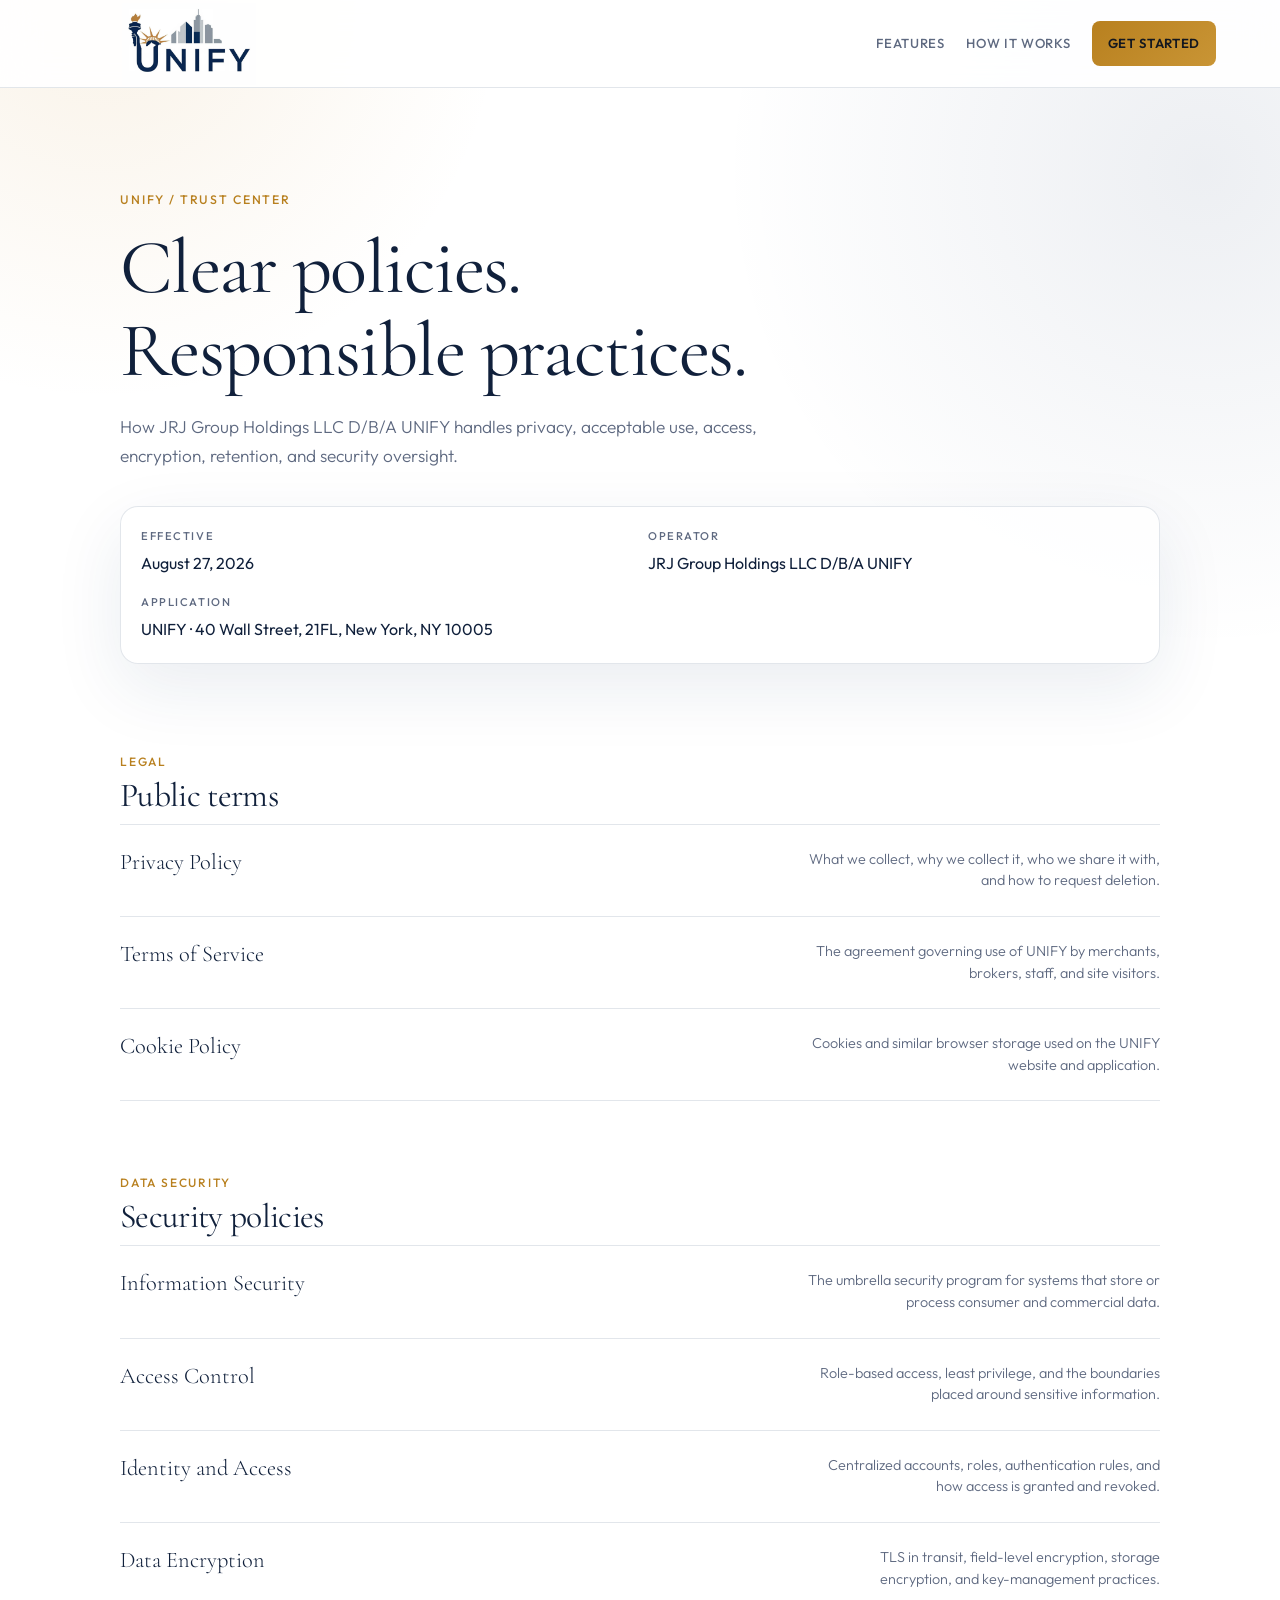
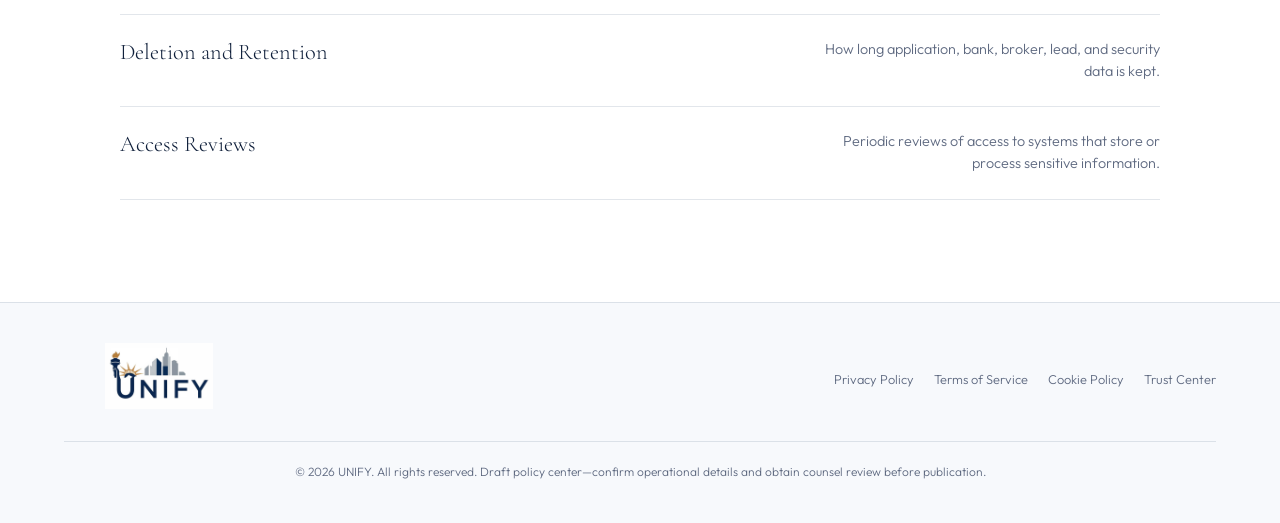
<file: legal/index.html>
<!DOCTYPE html>
<html lang="en">
<head>
  <meta charset="UTF-8" />
  <meta name="viewport" content="width=device-width, initial-scale=1.0" />
  <meta name="description" content="UNIFY Trust Center: privacy, terms, cookie use, data security, access controls, encryption, retention, and access reviews." />
  <meta name="theme-color" content="#FFFFFF" />
  <title>Trust Center | UNIFY</title>
  <link rel="preconnect" href="https://fonts.googleapis.com" />
  <link rel="preconnect" href="https://fonts.gstatic.com" crossorigin />
  <link href="https://fonts.googleapis.com/css2?family=Cormorant+Garamond:wght@400;600&family=Outfit:wght@300;400;500;600&display=swap" rel="stylesheet" />
  <link rel="stylesheet" href="/legal.css" />
</head>
<body>
  <a class="skip-link" href="#main-content">Skip to main content</a>
  <header class="site-header">
    <a class="site-logo" href="/" aria-label="UNIFY home"><img src="/unify-logo-wide.png" alt="UNIFY" /></a>
    <nav class="site-nav" aria-label="Primary">
      <a href="/#features">Features</a>
      <a href="/#how-it-works">How It Works</a>
      <a class="primary-link" href="/apply">Get Started</a>
    </nav>
  </header>

  <main id="main-content">
    <section class="trust-intro">
      <p class="breadcrumb">UNIFY / Trust Center</p>
      <h1>Clear policies.<br />Responsible practices.</h1>
      <p class="lede">How JRJ Group Holdings LLC D/B/A UNIFY handles privacy, acceptable use, access, encryption, retention, and security oversight.</p>
      <dl class="policy-meta">
        <div><dt>Effective</dt><dd>August 27, 2026</dd></div>
        <div><dt>Operator</dt><dd>JRJ Group Holdings LLC D/B/A UNIFY</dd></div>
        <div><dt>Application</dt><dd>UNIFY · 40 Wall Street, 21FL, New York, NY 10005</dd></div>
      </dl>
    </section>

    <section class="trust-groups" aria-label="Trust Center policies">
      <div class="policy-group">
        <p class="group-eyebrow">Legal</p>
        <h2 class="group-title">Public terms</h2>
        <div class="policy-rows">
          <a class="policy-row" href="/privacy">
            <span class="row-name">Privacy Policy</span>
            <span class="row-desc">What we collect, why we collect it, who we share it with, and how to request deletion.</span>
          </a>
          <a class="policy-row" href="/terms">
            <span class="row-name">Terms of Service</span>
            <span class="row-desc">The agreement governing use of UNIFY by merchants, brokers, staff, and site visitors.</span>
          </a>
          <a class="policy-row" href="/cookies">
            <span class="row-name">Cookie Policy</span>
            <span class="row-desc">Cookies and similar browser storage used on the UNIFY website and application.</span>
          </a>
        </div>
      </div>

      <div class="policy-group">
        <p class="group-eyebrow">Data Security</p>
        <h2 class="group-title">Security policies</h2>
        <div class="policy-rows">
          <a class="policy-row" href="/legal/information-security">
            <span class="row-name">Information Security</span>
            <span class="row-desc">The umbrella security program for systems that store or process consumer and commercial data.</span>
          </a>
          <a class="policy-row" href="/legal/access-control">
            <span class="row-name">Access Control</span>
            <span class="row-desc">Role-based access, least privilege, and the boundaries placed around sensitive information.</span>
          </a>
          <a class="policy-row" href="/legal/identity-access">
            <span class="row-name">Identity and Access</span>
            <span class="row-desc">Centralized accounts, roles, authentication rules, and how access is granted and revoked.</span>
          </a>
          <a class="policy-row" href="/legal/encryption">
            <span class="row-name">Data Encryption</span>
            <span class="row-desc">TLS in transit, field-level encryption, storage encryption, and key-management practices.</span>
          </a>
          <a class="policy-row" href="/legal/data-retention">
            <span class="row-name">Deletion and Retention</span>
            <span class="row-desc">How long application, bank, broker, lead, and security data is kept.</span>
          </a>
          <a class="policy-row" href="/legal/access-reviews">
            <span class="row-name">Access Reviews</span>
            <span class="row-desc">Periodic reviews of access to systems that store or process sensitive information.</span>
          </a>
        </div>
      </div>
    </section>
  </main>

  <footer class="legal-footer">
    <div class="legal-footer-inner">
      <a href="/" aria-label="UNIFY home"><img src="/unify-logo-wide.png" alt="UNIFY" /></a>
      <nav class="legal-footer-links" aria-label="Legal">
        <a href="/privacy">Privacy Policy</a><a href="/terms">Terms of Service</a><a href="/cookies">Cookie Policy</a><a href="/legal">Trust Center</a>
      </nav>
    </div>
    <p class="copyright">© <span data-year></span> UNIFY. All rights reserved. Draft policy center—confirm operational details and obtain counsel review before publication.</p>
  </footer>
  <script>document.querySelectorAll('[data-year]').forEach((node) => { node.textContent = new Date().getFullYear(); });</script>
</body>
</html>
</file>
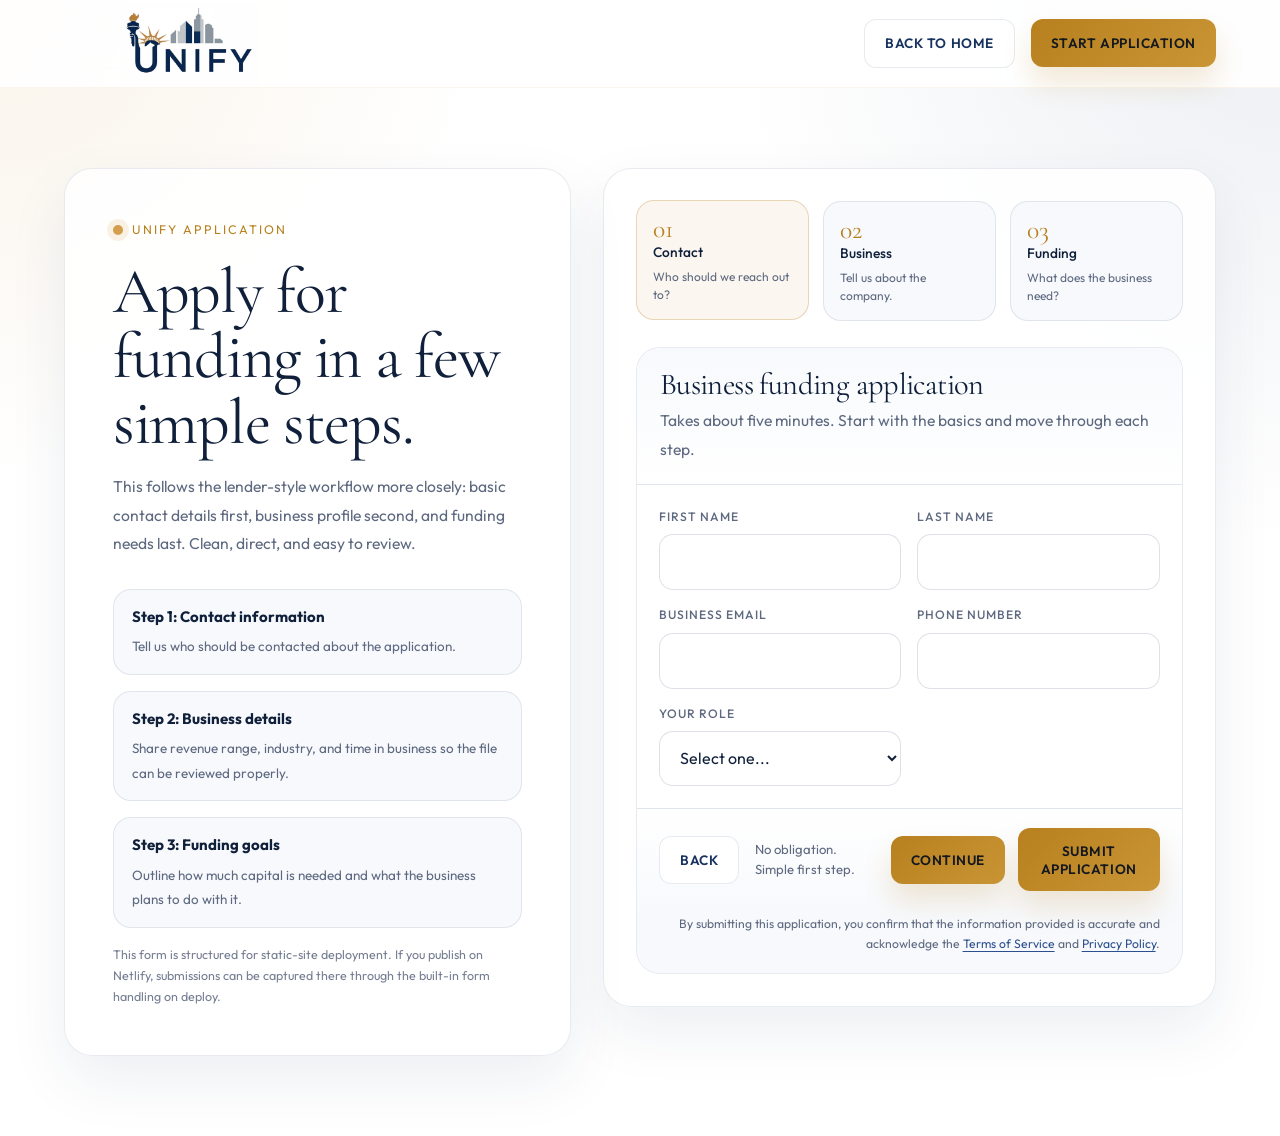
<file: apply.html>
<!DOCTYPE html>
<html lang="en">
<head>
  <meta charset="UTF-8" />
  <meta name="viewport" content="width=device-width, initial-scale=1.0" />
  <meta name="description" content="Apply for business funding with UNIFY. Share your business details, revenue profile, and funding goals through a simple three-step application." />
  <meta name="theme-color" content="#FFFFFF" />
  <meta name="color-scheme" content="light" />
  <title>UNIFY Application</title>
  <link rel="preconnect" href="https://fonts.googleapis.com" />
  <link rel="preconnect" href="https://fonts.gstatic.com" crossorigin />
  <link href="https://fonts.googleapis.com/css2?family=Cormorant+Garamond:ital,wght@0,300;0,400;0,600;1,400&family=Outfit:wght@300;400;500;600&display=swap" rel="stylesheet" />
  <style>
    :root {
      --bg: #FFFFFF;
      --surface: #F7F9FC;
      --surface2: #FFFFFF;
      --navy: #17325F;
      --navy-mid: #2C4F8F;
      --gold: #B8801F;
      --gold-light: #D39F4C;
      --text: #10203B;
      --muted: #5E6980;
      --border: rgba(23,50,95,0.1);
      --shadow: 0 24px 60px rgba(23,50,95,0.08);
      --nav-bg: rgba(255,255,255,0.9);
    }

    *, *::before, *::after { box-sizing: border-box; margin: 0; padding: 0; }
    html { scroll-behavior: smooth; }
    body {
      font-family: 'Outfit', sans-serif;
      color: var(--text);
      background:
        radial-gradient(circle at top left, rgba(211,159,76,0.12), transparent 28%),
        radial-gradient(circle at top right, rgba(23,50,95,0.08), transparent 32%),
        var(--bg);
      line-height: 1.5;
    }
    a { color: inherit; }

    nav {
      position: sticky;
      top: 0;
      z-index: 20;
      height: 88px;
      padding: 0 clamp(1.5rem, 5vw, 4rem);
      display: flex;
      align-items: center;
      justify-content: space-between;
      background: var(--nav-bg);
      backdrop-filter: blur(18px);
      border-bottom: 1px solid rgba(184,128,31,0.08);
    }
    .nav-logo {
      display: inline-flex;
      align-items: center;
      text-decoration: none;
    }
    .nav-logo img {
      width: 250px;
      height: 84px;
      object-fit: contain;
      display: block;
    }
    .nav-actions {
      display: flex;
      align-items: center;
      gap: 1rem;
    }

    .btn-primary,
    .btn-ghost,
    .step-button {
      appearance: none;
      border: none;
      border-radius: 12px;
      font-family: 'Outfit', sans-serif;
      font-size: 0.85rem;
      font-weight: 600;
      letter-spacing: 0.04em;
      text-transform: uppercase;
      cursor: pointer;
      transition: transform 0.2s ease, background-color 0.2s ease, border-color 0.2s ease, color 0.2s ease;
      text-decoration: none;
      display: inline-flex;
      align-items: center;
      justify-content: center;
      min-height: 48px;
      padding: 0.85rem 1.25rem;
    }
    .btn-primary,
    .step-button.primary {
      background: linear-gradient(135deg, var(--gold), #C99535);
      color: #14181F;
      box-shadow: 0 16px 28px rgba(184,128,31,0.18);
    }
    .btn-primary:hover,
    .step-button.primary:hover,
    .btn-ghost:hover,
    .step-button.ghost:hover {
      transform: translateY(-1px);
    }
    .btn-ghost,
    .step-button.ghost {
      background: rgba(255,255,255,0.88);
      color: var(--navy);
      border: 1px solid var(--border);
    }

    main {
      padding: clamp(3rem, 7vw, 5rem) clamp(1.5rem, 5vw, 4rem) 5rem;
    }
    .page-shell {
      max-width: 1180px;
      margin: 0 auto;
      display: grid;
      grid-template-columns: 0.95fr 1.15fr;
      gap: 2rem;
      align-items: start;
    }
    .intro-card,
    .form-card {
      background: rgba(255,255,255,0.86);
      border: 1px solid var(--border);
      border-radius: 28px;
      box-shadow: var(--shadow);
    }
    .intro-card {
      padding: clamp(2rem, 4vw, 3rem);
      position: sticky;
      top: 118px;
    }
    .eyebrow {
      display: inline-flex;
      align-items: center;
      gap: 0.55rem;
      font-size: 0.78rem;
      letter-spacing: 0.16em;
      text-transform: uppercase;
      color: var(--gold);
      margin-bottom: 1.2rem;
    }
    .eyebrow::before {
      content: "";
      width: 10px;
      height: 10px;
      border-radius: 999px;
      background: var(--gold-light);
      box-shadow: 0 0 0 6px rgba(211,159,76,0.14);
    }
    h1, h2 {
      font-family: 'Cormorant Garamond', serif;
      font-weight: 400;
      letter-spacing: -0.02em;
      line-height: 1.03;
    }
    h1 {
      font-size: clamp(3rem, 5vw, 4.8rem);
      margin-bottom: 1rem;
    }
    h2 {
      font-size: clamp(2rem, 3vw, 2.8rem);
      margin-bottom: 0.9rem;
    }
    .intro-copy,
    .muted {
      color: var(--muted);
      font-size: 0.98rem;
      line-height: 1.8;
    }
    .intro-points {
      margin-top: 2rem;
      display: grid;
      gap: 1rem;
    }
    .intro-point {
      padding: 1rem 1.1rem;
      border: 1px solid var(--border);
      border-radius: 18px;
      background: var(--surface);
    }
    .intro-point strong {
      display: block;
      color: var(--text);
      font-size: 0.94rem;
      margin-bottom: 0.3rem;
    }
    .intro-point span {
      color: var(--muted);
      font-size: 0.84rem;
      line-height: 1.6;
    }

    .form-card {
      padding: clamp(1.6rem, 3vw, 2rem);
    }
    .stepper {
      display: grid;
      grid-template-columns: repeat(3, 1fr);
      gap: 0.85rem;
      margin-bottom: 1.6rem;
    }
    .step-pill {
      padding: 0.95rem 1rem;
      border-radius: 18px;
      border: 1px solid var(--border);
      background: var(--surface);
      min-height: 92px;
      display: flex;
      flex-direction: column;
      justify-content: space-between;
      transition: border-color 0.2s ease, background-color 0.2s ease, transform 0.2s ease;
    }
    .step-pill.active {
      border-color: rgba(184,128,31,0.28);
      background: rgba(211,159,76,0.09);
      transform: translateY(-1px);
    }
    .step-pill.done {
      border-color: rgba(23,50,95,0.18);
      background: rgba(23,50,95,0.04);
    }
    .step-index {
      font-family: 'Cormorant Garamond', serif;
      font-size: 1.6rem;
      color: var(--gold);
      line-height: 1;
    }
    .step-title {
      font-size: 0.86rem;
      font-weight: 500;
      color: var(--text);
    }
    .step-sub {
      font-size: 0.75rem;
      color: var(--muted);
      margin-top: 0.35rem;
    }

    .form-shell {
      border: 1px solid var(--border);
      border-radius: 24px;
      background: var(--surface2);
      overflow: hidden;
    }
    .form-head {
      padding: 1.35rem 1.45rem;
      border-bottom: 1px solid var(--border);
      background: linear-gradient(180deg, rgba(247,249,252,0.96), rgba(255,255,255,0.96));
    }
    .form-head h2 {
      font-size: 1.9rem;
      margin-bottom: 0.35rem;
    }
    .form-step {
      display: none;
      padding: 1.4rem;
    }
    .form-step.active {
      display: block;
    }
    .field-grid {
      display: grid;
      grid-template-columns: repeat(2, minmax(0, 1fr));
      gap: 1rem;
    }
    .field-grid.single {
      grid-template-columns: 1fr;
    }
    .field {
      display: flex;
      flex-direction: column;
      gap: 0.5rem;
    }
    .field label {
      font-size: 0.76rem;
      letter-spacing: 0.08em;
      text-transform: uppercase;
      color: var(--muted);
      font-weight: 500;
    }
    .field input,
    .field select,
    .field textarea {
      width: 100%;
      border: 1px solid rgba(23,50,95,0.14);
      border-radius: 14px;
      background: #FFFFFF;
      color: var(--text);
      font: inherit;
      padding: 0.95rem 1rem;
      outline: none;
      transition: border-color 0.2s ease, box-shadow 0.2s ease;
    }
    .field textarea {
      min-height: 132px;
      resize: vertical;
    }
    .field input:focus,
    .field select:focus,
    .field textarea:focus {
      border-color: rgba(184,128,31,0.46);
      box-shadow: 0 0 0 4px rgba(211,159,76,0.12);
    }
    .form-actions {
      display: flex;
      align-items: center;
      justify-content: space-between;
      gap: 1rem;
      padding: 1.2rem 1.4rem 1.4rem;
      border-top: 1px solid var(--border);
      background: linear-gradient(180deg, rgba(255,255,255,0.98), rgba(247,249,252,0.98));
    }
    .actions-left,
    .actions-right {
      display: flex;
      align-items: center;
      gap: 0.8rem;
    }
    .helper-text {
      color: var(--muted);
      font-size: 0.82rem;
    }
    .legal-consent {
      margin: 0;
      padding: 0 1.4rem 1.2rem;
      color: var(--muted);
      font-size: 0.76rem;
      line-height: 1.65;
      text-align: right;
      background: rgba(247,249,252,0.98);
    }
    .legal-consent a {
      color: var(--navy-mid);
      text-underline-offset: 3px;
    }
    .fine-print {
      margin-top: 1rem;
      color: rgba(94,105,128,0.86);
      font-size: 0.78rem;
      line-height: 1.7;
    }
    .sr-only {
      position: absolute;
      width: 1px;
      height: 1px;
      padding: 0;
      margin: -1px;
      overflow: hidden;
      clip: rect(0, 0, 0, 0);
      white-space: nowrap;
      border: 0;
    }

    @media (max-width: 980px) {
      .page-shell {
        grid-template-columns: 1fr;
      }
      .intro-card {
        position: static;
      }
    }
    @media (max-width: 720px) {
      nav {
        height: auto;
        padding-top: 1rem;
        padding-bottom: 1rem;
        flex-direction: column;
        gap: 0.9rem;
      }
      .nav-actions {
        width: 100%;
      }
      .nav-actions a {
        width: 100%;
      }
      .nav-logo img {
        width: 214px;
        height: 72px;
      }
      .field-grid,
      .stepper {
        grid-template-columns: 1fr;
      }
      .form-actions {
        flex-direction: column;
        align-items: stretch;
      }
      .actions-left,
      .actions-right {
        width: 100%;
        justify-content: stretch;
      }
      .actions-right .step-button,
      .actions-left .step-button {
        flex: 1;
      }
      .legal-consent { text-align: left; }
    }
  </style>
</head>
<body>
  <nav aria-label="Application navigation">
    <a class="nav-logo" href="/#top" aria-label="Back to UNIFY home">
      <img src="unify-logo-wide.png" alt="UNIFY logo" />
    </a>
    <div class="nav-actions">
      <a class="btn-ghost" href="/#top">Back to home</a>
      <a class="btn-primary" href="#application">Start application</a>
    </div>
  </nav>

  <main>
    <div class="page-shell">
      <aside class="intro-card">
        <span class="eyebrow">UNIFY application</span>
        <h1>Apply for funding in a few simple steps.</h1>
        <p class="intro-copy">This follows the lender-style workflow more closely: basic contact details first, business profile second, and funding needs last. Clean, direct, and easy to review.</p>

        <div class="intro-points">
          <div class="intro-point">
            <strong>Step 1: Contact information</strong>
            <span>Tell us who should be contacted about the application.</span>
          </div>
          <div class="intro-point">
            <strong>Step 2: Business details</strong>
            <span>Share revenue range, industry, and time in business so the file can be reviewed properly.</span>
          </div>
          <div class="intro-point">
            <strong>Step 3: Funding goals</strong>
            <span>Outline how much capital is needed and what the business plans to do with it.</span>
          </div>
        </div>

        <p class="fine-print">This form is structured for static-site deployment. If you publish on Netlify, submissions can be captured there through the built-in form handling on deploy.</p>
      </aside>

      <section class="form-card" id="application" aria-labelledby="application-title">
        <div class="stepper" aria-label="Application progress">
          <div class="step-pill active" data-step-pill="0">
            <span class="step-index">01</span>
            <div>
              <div class="step-title">Contact</div>
              <div class="step-sub">Who should we reach out to?</div>
            </div>
          </div>
          <div class="step-pill" data-step-pill="1">
            <span class="step-index">02</span>
            <div>
              <div class="step-title">Business</div>
              <div class="step-sub">Tell us about the company.</div>
            </div>
          </div>
          <div class="step-pill" data-step-pill="2">
            <span class="step-index">03</span>
            <div>
              <div class="step-title">Funding</div>
              <div class="step-sub">What does the business need?</div>
            </div>
          </div>
        </div>

        <form class="form-shell" name="application" method="POST" data-netlify="true" netlify-honeypot="company-website" action="/thank-you">
          <input type="hidden" name="form-name" value="application" />
          <input type="hidden" name="subject" data-remove-prefix value="New UNIFY application (%{submissionId})" />
          <p class="sr-only">
            <label>Leave this field empty <input name="company-website" /></label>
          </p>

          <div class="form-head">
            <h2 id="application-title">Business funding application</h2>
            <p class="muted">Takes about five minutes. Start with the basics and move through each step.</p>
          </div>

          <div class="form-step active" data-step="0">
            <div class="field-grid">
              <div class="field">
                <label for="first-name">First name</label>
                <input id="first-name" name="first_name" type="text" required />
              </div>
              <div class="field">
                <label for="last-name">Last name</label>
                <input id="last-name" name="last_name" type="text" required />
              </div>
              <div class="field">
                <label for="business-email">Business email</label>
                <input id="business-email" name="email" type="email" required />
              </div>
              <div class="field">
                <label for="phone-number">Phone number</label>
                <input id="phone-number" name="phone_number" type="tel" required />
              </div>
              <div class="field">
                <label for="role">Your role</label>
                <select id="role" name="role" required>
                  <option value="">Select one...</option>
                  <option>Owner</option>
                  <option>Co-Owner / Partner</option>
                  <option>CEO / President</option>
                  <option>CFO / Finance Manager</option>
                  <option>Operations Lead</option>
                  <option>Other</option>
                </select>
              </div>
            </div>
          </div>

          <div class="form-step" data-step="1">
            <div class="field-grid">
              <div class="field">
                <label for="business-name">Business name</label>
                <input id="business-name" name="business_name" type="text" required />
              </div>
              <div class="field">
                <label for="business-type">Business type</label>
                <select id="business-type" name="business_type" required>
                  <option value="">Select one...</option>
                  <option>LLC</option>
                  <option>Corporation</option>
                  <option>Sole Proprietorship</option>
                  <option>Partnership</option>
                  <option>Non-Profit</option>
                  <option>Other</option>
                </select>
              </div>
              <div class="field">
                <label for="industry">Industry</label>
                <select id="industry" name="industry" required>
                  <option value="">Select one...</option>
                  <option>Restaurant / Food Service</option>
                  <option>Retail / E-commerce</option>
                  <option>Auto Repair / Dealership</option>
                  <option>Healthcare / Medical</option>
                  <option>Construction / Contractors</option>
                  <option>Professional Services</option>
                  <option>Trucking / Transportation</option>
                  <option>Manufacturing</option>
                  <option>Hospitality / Hotels</option>
                  <option>Other</option>
                </select>
              </div>
              <div class="field">
                <label for="time-in-business">Time in business</label>
                <select id="time-in-business" name="time_in_business" required>
                  <option value="">Select one...</option>
                  <option>Less than 6 months</option>
                  <option>6 - 12 months</option>
                  <option>1 - 2 years</option>
                  <option>2 - 5 years</option>
                  <option>5 - 10 years</option>
                  <option>10+ years</option>
                </select>
              </div>
              <div class="field">
                <label for="monthly-revenue">Monthly revenue</label>
                <select id="monthly-revenue" name="monthly_revenue" required>
                  <option value="">Select one...</option>
                  <option>Under $10,000</option>
                  <option>$10,000 - $25,000</option>
                  <option>$25,000 - $50,000</option>
                  <option>$50,000 - $100,000</option>
                  <option>$100,000 - $250,000</option>
                  <option>$250,000+</option>
                </select>
              </div>
            </div>
          </div>

          <div class="form-step" data-step="2">
            <div class="field-grid">
              <div class="field">
                <label for="funding-amount">Funding amount</label>
                <select id="funding-amount" name="funding_amount" required>
                  <option value="">Select one...</option>
                  <option>$10,000 - $25,000</option>
                  <option>$25,000 - $50,000</option>
                  <option>$50,000 - $100,000</option>
                  <option>$100,000 - $250,000</option>
                  <option>$250,000 - $500,000</option>
                  <option>$500,000+</option>
                </select>
              </div>
              <div class="field">
                <label for="timeline">Preferred timeline</label>
                <select id="timeline" name="preferred_timeline" required>
                  <option value="">Select one...</option>
                  <option>As soon as possible</option>
                  <option>Within 7 days</option>
                  <option>Within 2 weeks</option>
                  <option>Within 30 days</option>
                  <option>Exploring options</option>
                </select>
              </div>
            </div>
            <div class="field-grid single" style="margin-top: 1rem;">
              <div class="field">
                <label for="use-of-funds">What will the funding be used for?</label>
                <textarea id="use-of-funds" name="use_of_funds" required placeholder="Inventory, payroll, marketing, cash flow support, expansion, or another business priority."></textarea>
              </div>
              <div class="field">
                <label for="additional-notes">Anything else we should know?</label>
                <textarea id="additional-notes" name="additional_notes" placeholder="Optional notes about urgency, business seasonality, or the type of structure you are looking for."></textarea>
              </div>
            </div>
          </div>

          <div class="form-actions">
            <div class="actions-left">
              <button type="button" class="step-button ghost" data-action="back" hidden>Back</button>
            </div>
            <div class="actions-right">
              <span class="helper-text">No obligation. Simple first step.</span>
              <button type="button" class="step-button primary" data-action="next">Continue</button>
              <button type="submit" class="step-button primary" data-action="submit" hidden>Submit application</button>
            </div>
          </div>
          <p class="legal-consent">By submitting this application, you confirm that the information provided is accurate and acknowledge the <a href="/terms">Terms of Service</a> and <a href="/privacy">Privacy Policy</a>.</p>
        </form>
      </section>
    </div>
  </main>

  <script>
    const form = document.querySelector('form[name="application"]');
    const steps = Array.from(document.querySelectorAll('.form-step'));
    const pills = Array.from(document.querySelectorAll('[data-step-pill]'));
    const backButton = document.querySelector('[data-action="back"]');
    const nextButton = document.querySelector('[data-action="next"]');
    const submitButton = document.querySelector('[data-action="submit"]');
    let currentStep = 0;

    function syncSteps() {
      steps.forEach((step, index) => {
        step.classList.toggle('active', index === currentStep);
      });

      pills.forEach((pill, index) => {
        pill.classList.toggle('active', index === currentStep);
        pill.classList.toggle('done', index < currentStep);
      });

      backButton.hidden = currentStep === 0;
      nextButton.hidden = currentStep === steps.length - 1;
      submitButton.hidden = currentStep !== steps.length - 1;
    }

    function validateStep(index) {
      const fields = Array.from(steps[index].querySelectorAll('input, select, textarea'));
      const requiredFields = fields.filter((field) => field.hasAttribute('required'));
      for (const field of requiredFields) {
        if (!field.reportValidity()) {
          return false;
        }
      }
      return true;
    }

    nextButton.addEventListener('click', () => {
      if (!validateStep(currentStep)) return;
      currentStep = Math.min(currentStep + 1, steps.length - 1);
      syncSteps();
    });

    backButton.addEventListener('click', () => {
      currentStep = Math.max(currentStep - 1, 0);
      syncSteps();
    });

    form.addEventListener('submit', (event) => {
      if (!validateStep(currentStep)) {
        event.preventDefault();
      }
    });

    syncSteps();
  </script>
</body>
</html>
</file>
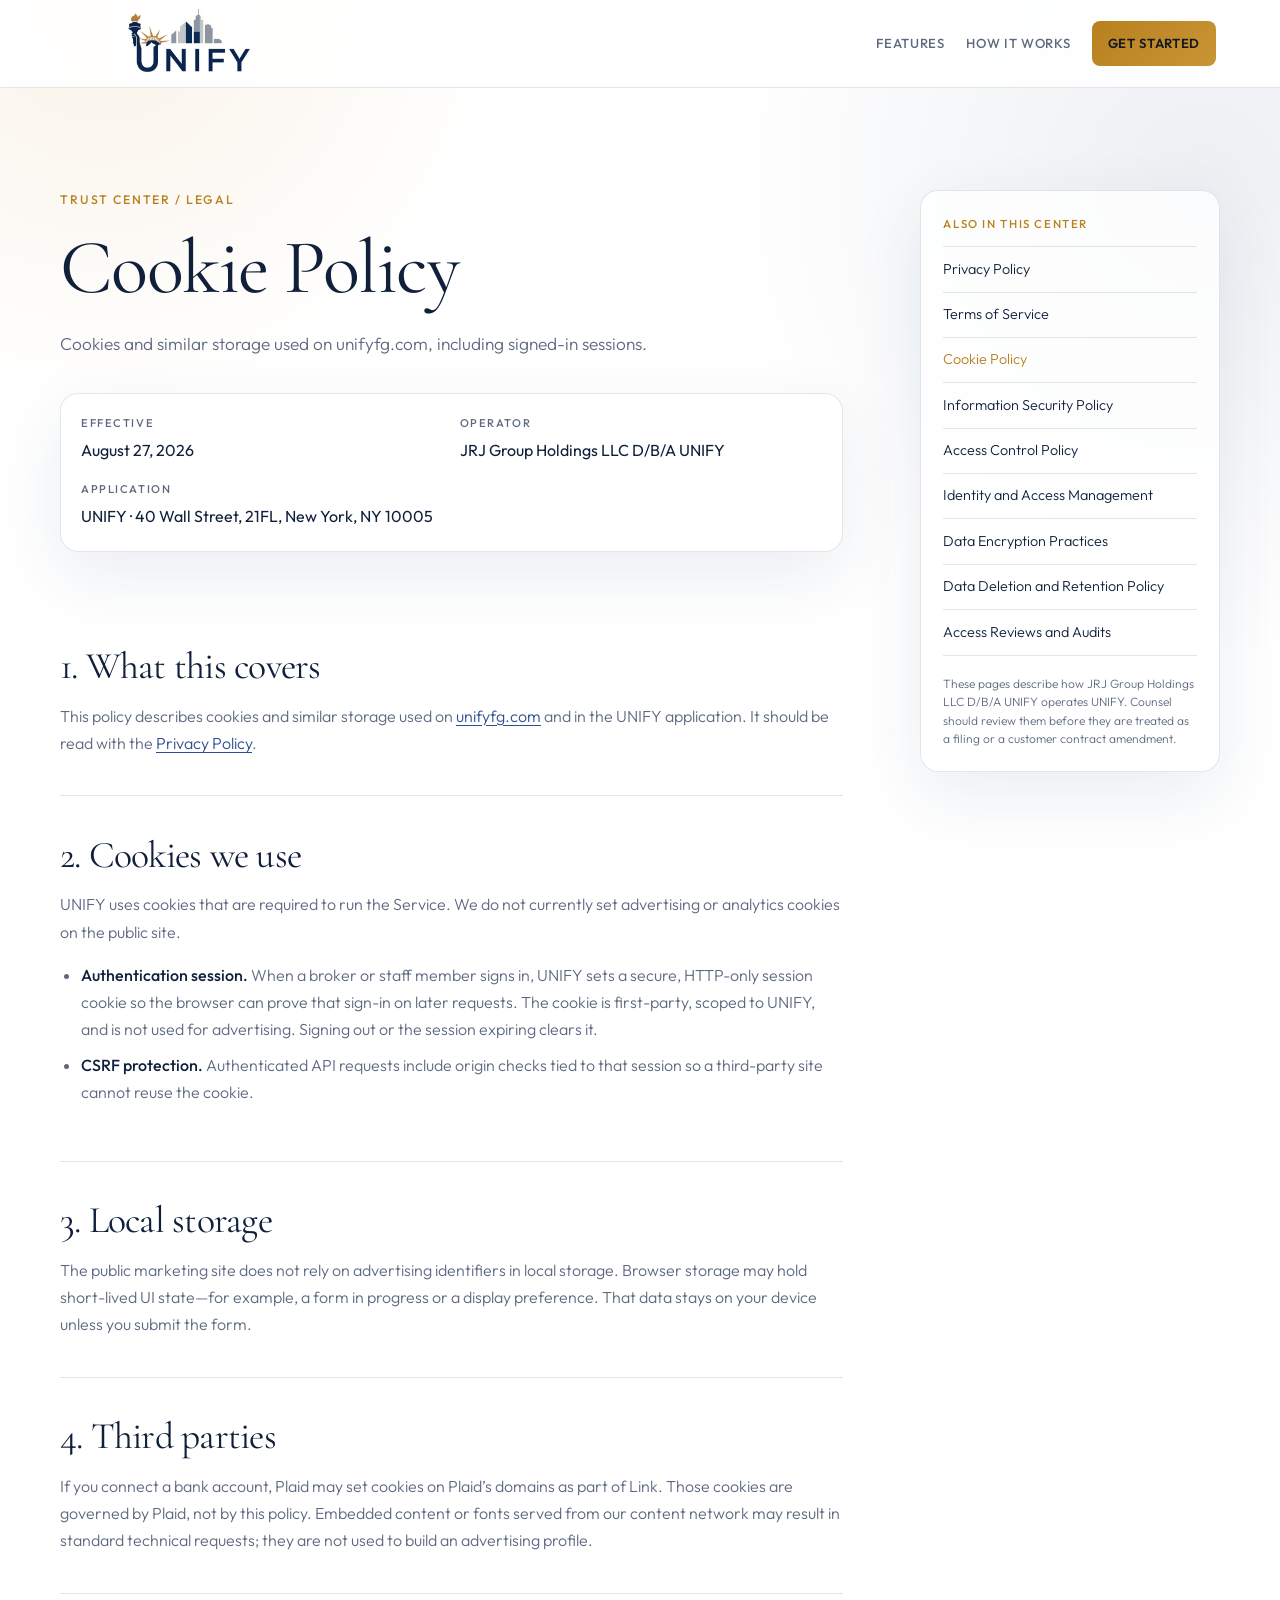
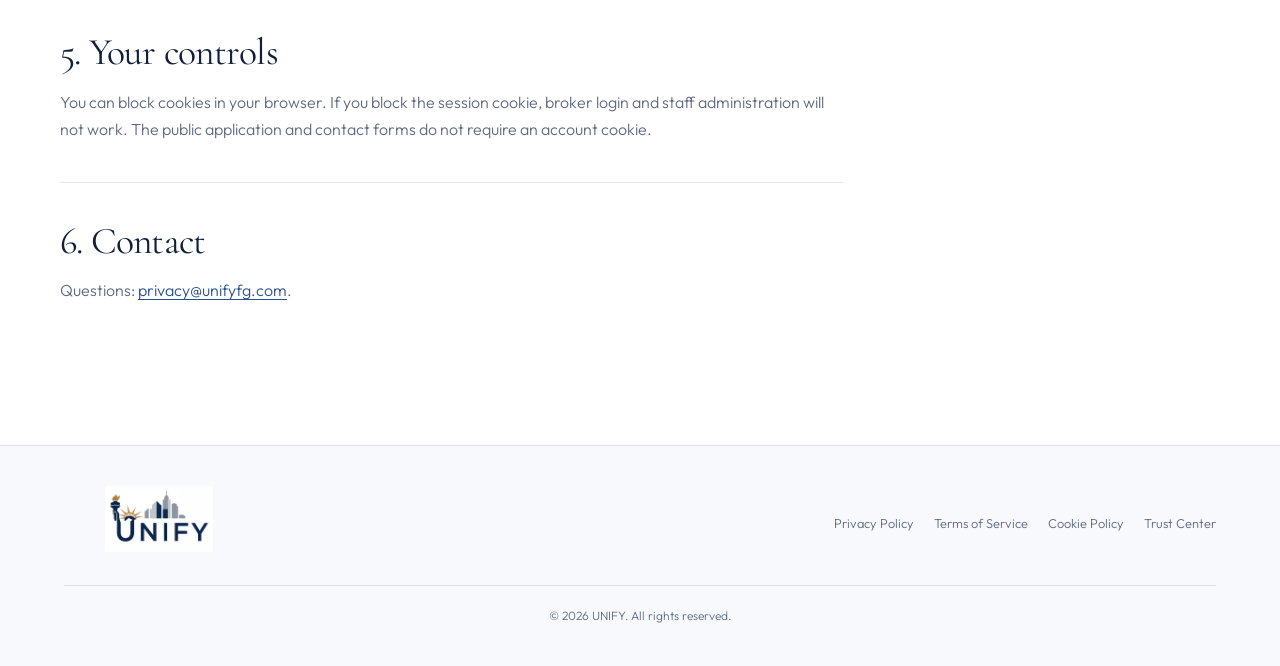
<file: cookies.html>
<!DOCTYPE html>
<html lang="en">
<head>
  <meta charset="UTF-8" />
  <meta name="viewport" content="width=device-width, initial-scale=1.0" />
  <meta name="description" content="Cookies and similar browser storage used on the UNIFY website and application." />
  <meta name="theme-color" content="#FFFFFF" />
  <title>Cookie Policy | UNIFY</title>
  <link rel="preconnect" href="https://fonts.googleapis.com" />
  <link rel="preconnect" href="https://fonts.gstatic.com" crossorigin />
  <link href="https://fonts.googleapis.com/css2?family=Cormorant+Garamond:wght@400;600&family=Outfit:wght@300;400;500;600&display=swap" rel="stylesheet" />
  <link rel="stylesheet" href="/legal.css" />
</head>
<body>
  <a class="skip-link" href="#main-content">Skip to main content</a>
  <header class="site-header"><a class="site-logo" href="/" aria-label="UNIFY home"><img src="/unify-logo-wide.png" alt="UNIFY" /></a><nav class="site-nav" aria-label="Primary"><a href="/#features">Features</a><a href="/#how-it-works">How It Works</a><a class="primary-link" href="/apply">Get Started</a></nav></header>
  <main id="main-content" class="legal-shell">
    <article class="legal-main">
      <p class="breadcrumb"><a href="/legal">Trust Center</a> / Legal</p>
      <h1>Cookie Policy</h1>
      <p class="lede">Cookies and similar storage used on unifyfg.com, including signed-in sessions.</p>
      <dl class="policy-meta"><div><dt>Effective</dt><dd>August 27, 2026</dd></div><div><dt>Operator</dt><dd>JRJ Group Holdings LLC D/B/A UNIFY</dd></div><div><dt>Application</dt><dd>UNIFY · 40 Wall Street, 21FL, New York, NY 10005</dd></div></dl>

      <section class="policy-section"><h2>1. What this covers</h2><p>This policy describes cookies and similar storage used on <a href="https://unifyfg.com">unifyfg.com</a> and in the UNIFY application. It should be read with the <a href="/privacy">Privacy Policy</a>.</p></section>
      <section class="policy-section"><h2>2. Cookies we use</h2><p>UNIFY uses cookies that are required to run the Service. We do not currently set advertising or analytics cookies on the public site.</p><ul><li><strong>Authentication session.</strong> When a broker or staff member signs in, UNIFY sets a secure, HTTP-only session cookie so the browser can prove that sign-in on later requests. The cookie is first-party, scoped to UNIFY, and is not used for advertising. Signing out or the session expiring clears it.</li><li><strong>CSRF protection.</strong> Authenticated API requests include origin checks tied to that session so a third-party site cannot reuse the cookie.</li></ul></section>
      <section class="policy-section"><h2>3. Local storage</h2><p>The public marketing site does not rely on advertising identifiers in local storage. Browser storage may hold short-lived UI state—for example, a form in progress or a display preference. That data stays on your device unless you submit the form.</p></section>
      <section class="policy-section"><h2>4. Third parties</h2><p>If you connect a bank account, Plaid may set cookies on Plaid’s domains as part of Link. Those cookies are governed by Plaid, not by this policy. Embedded content or fonts served from our content network may result in standard technical requests; they are not used to build an advertising profile.</p></section>
      <section class="policy-section"><h2>5. Your controls</h2><p>You can block cookies in your browser. If you block the session cookie, broker login and staff administration will not work. The public application and contact forms do not require an account cookie.</p></section>
      <section class="policy-section"><h2>6. Contact</h2><p>Questions: <a href="mailto:privacy@unifyfg.com">privacy@unifyfg.com</a>.</p></section>
    </article>
    <aside class="policy-aside" aria-label="Trust Center policies"><p class="aside-title">Also in this center</p><ul class="policy-list"><li><a href="/privacy">Privacy Policy</a></li><li><a href="/terms">Terms of Service</a></li><li><a aria-current="page" href="/cookies">Cookie Policy</a></li><li><a href="/legal/information-security">Information Security Policy</a></li><li><a href="/legal/access-control">Access Control Policy</a></li><li><a href="/legal/identity-access">Identity and Access Management</a></li><li><a href="/legal/encryption">Data Encryption Practices</a></li><li><a href="/legal/data-retention">Data Deletion and Retention Policy</a></li><li><a href="/legal/access-reviews">Access Reviews and Audits</a></li></ul><p class="review-note">These pages describe how JRJ Group Holdings LLC D/B/A UNIFY operates UNIFY. Counsel should review them before they are treated as a filing or a customer contract amendment.</p></aside>
  </main>
  <footer class="legal-footer"><div class="legal-footer-inner"><a href="/" aria-label="UNIFY home"><img src="/unify-logo-wide.png" alt="UNIFY" /></a><nav class="legal-footer-links" aria-label="Legal"><a href="/privacy">Privacy Policy</a><a href="/terms">Terms of Service</a><a href="/cookies">Cookie Policy</a><a href="/legal">Trust Center</a></nav></div><p class="copyright">© <span data-year></span> UNIFY. All rights reserved.</p></footer>
  <script>document.querySelectorAll('[data-year]').forEach((node) => { node.textContent = new Date().getFullYear(); });</script>
</body>
</html>
</file>
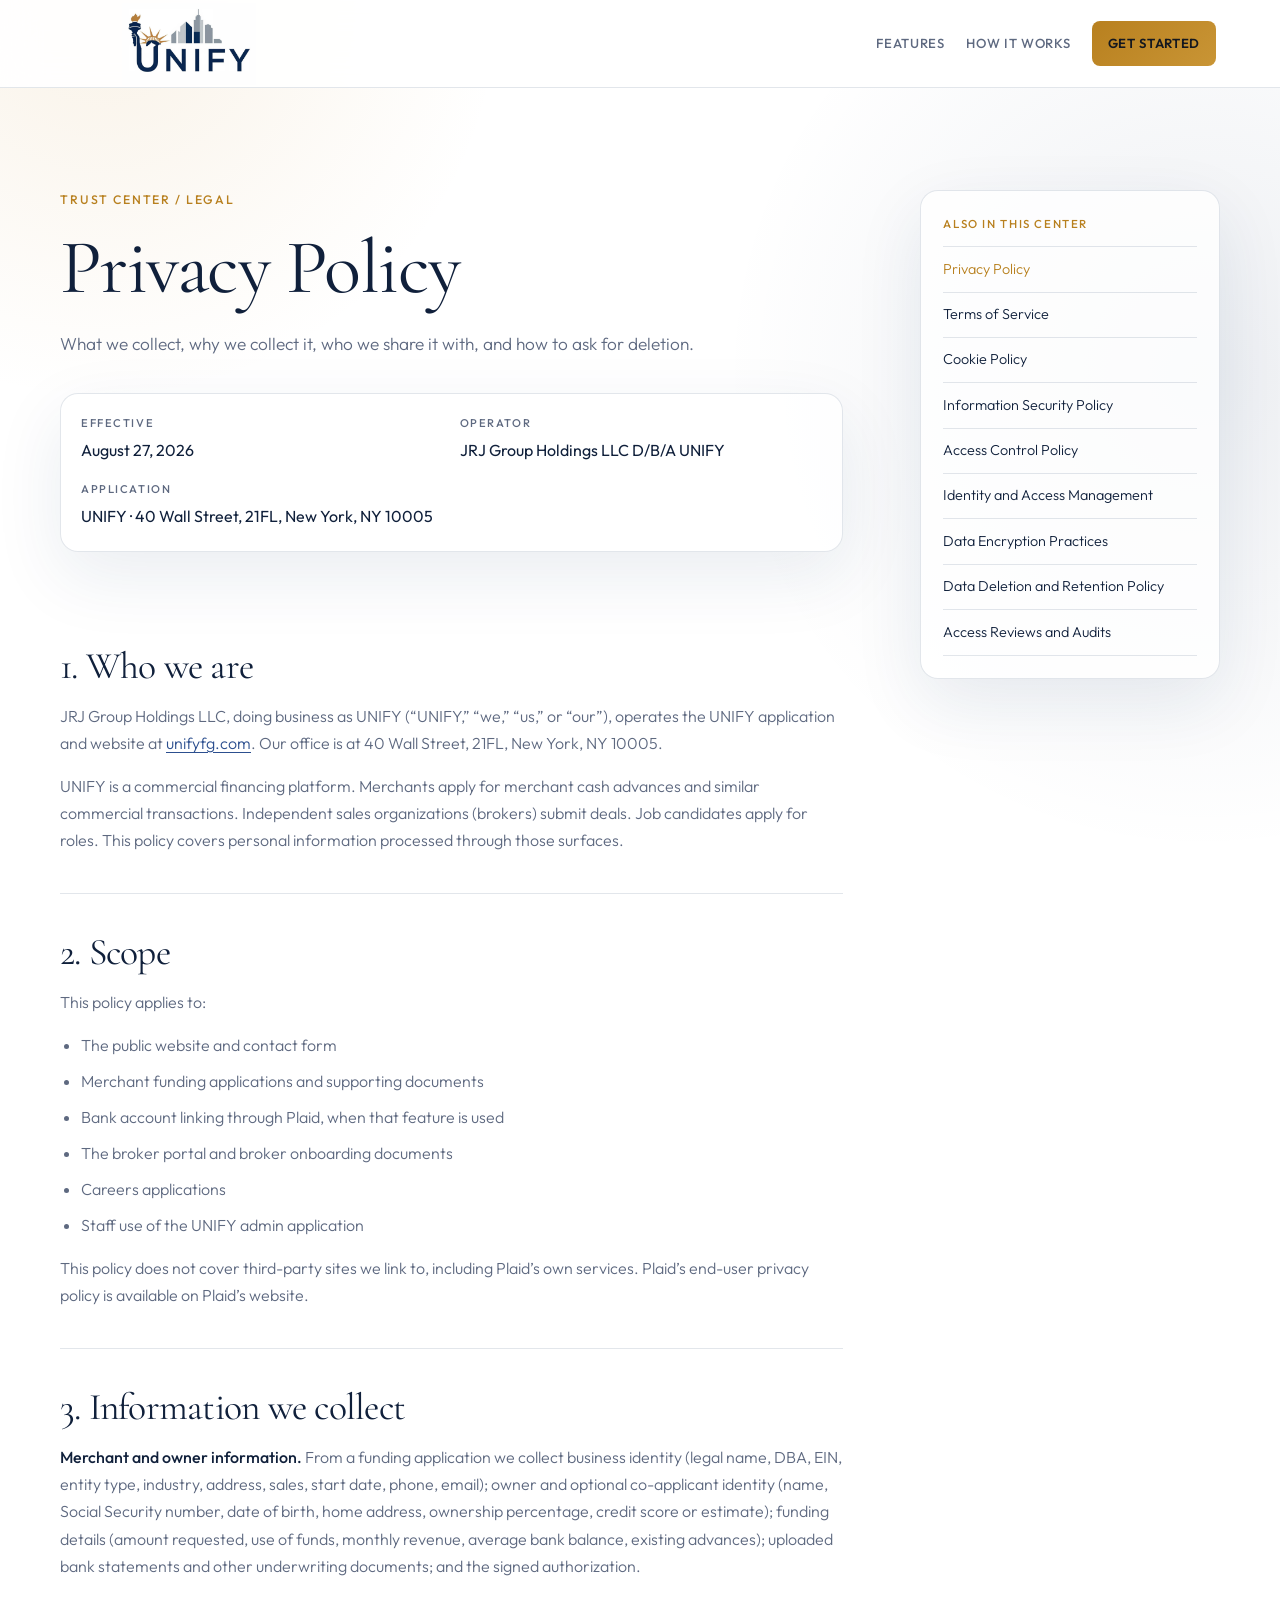
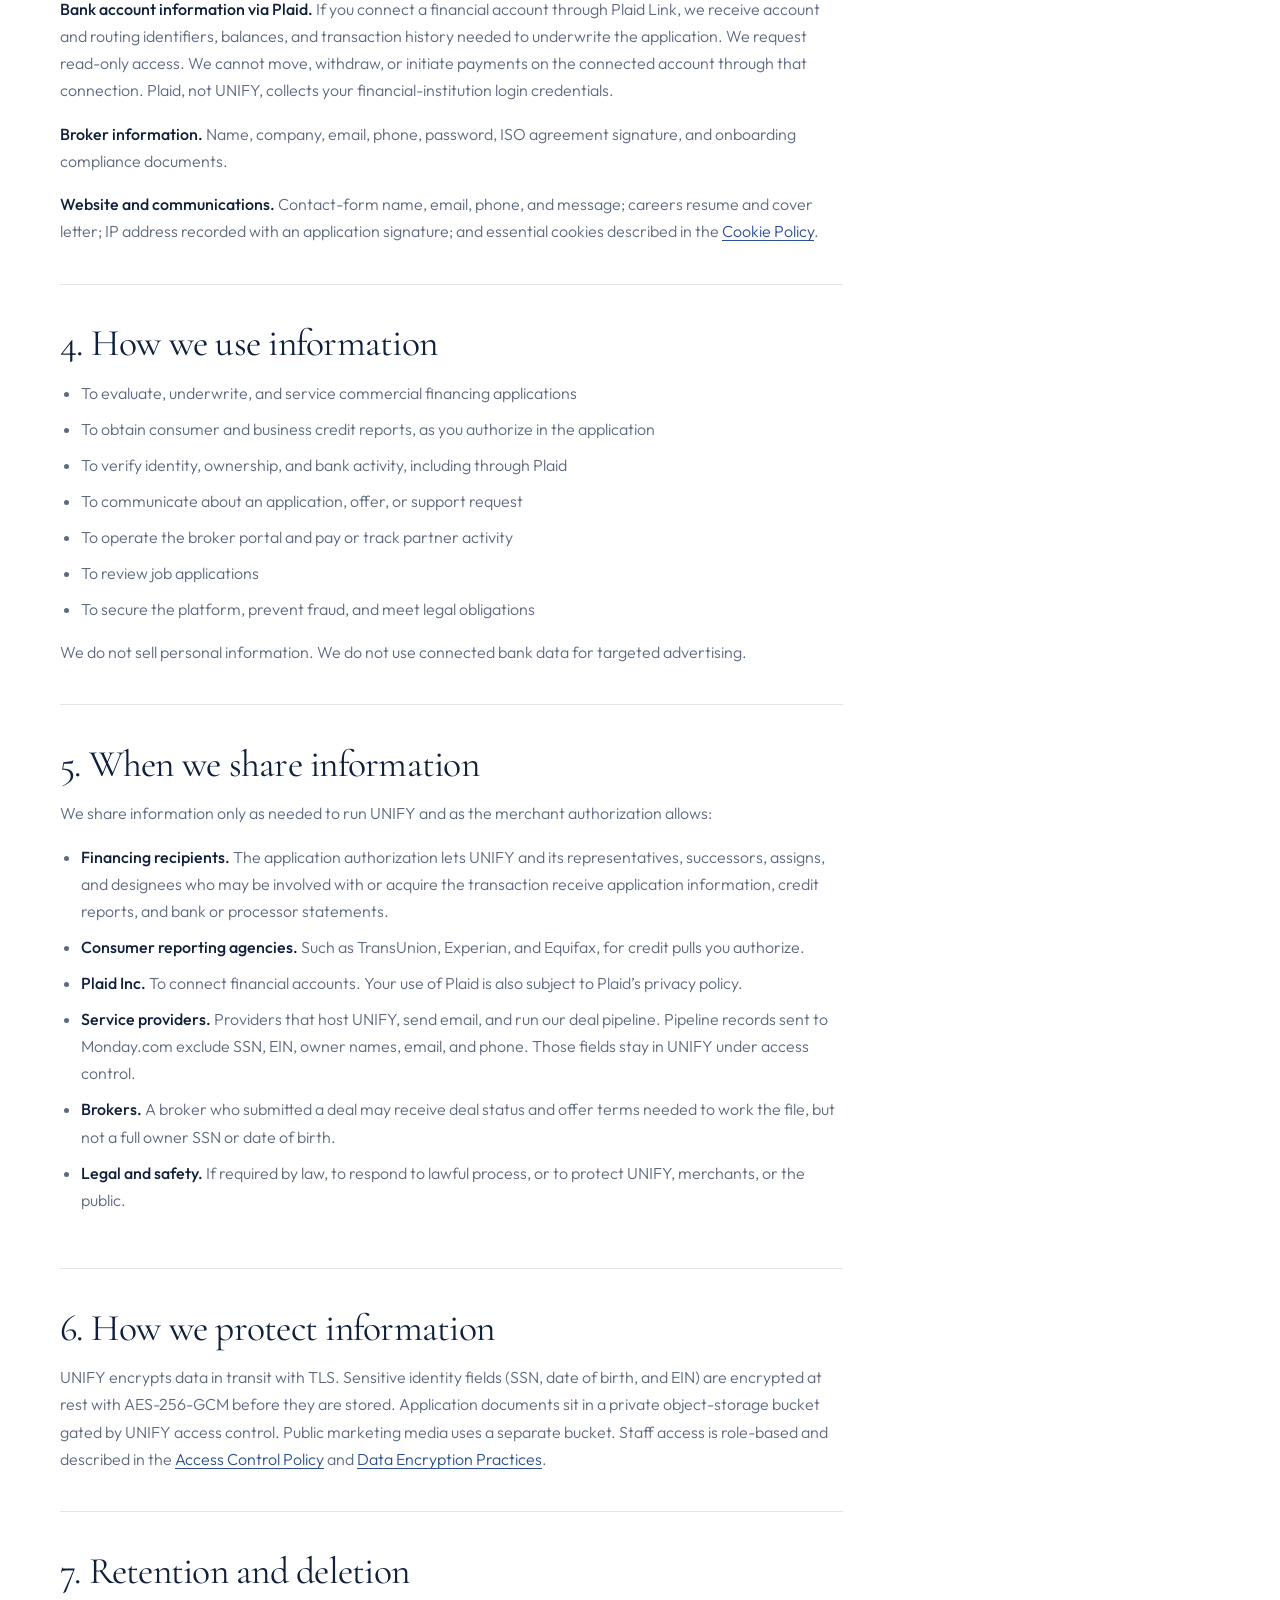
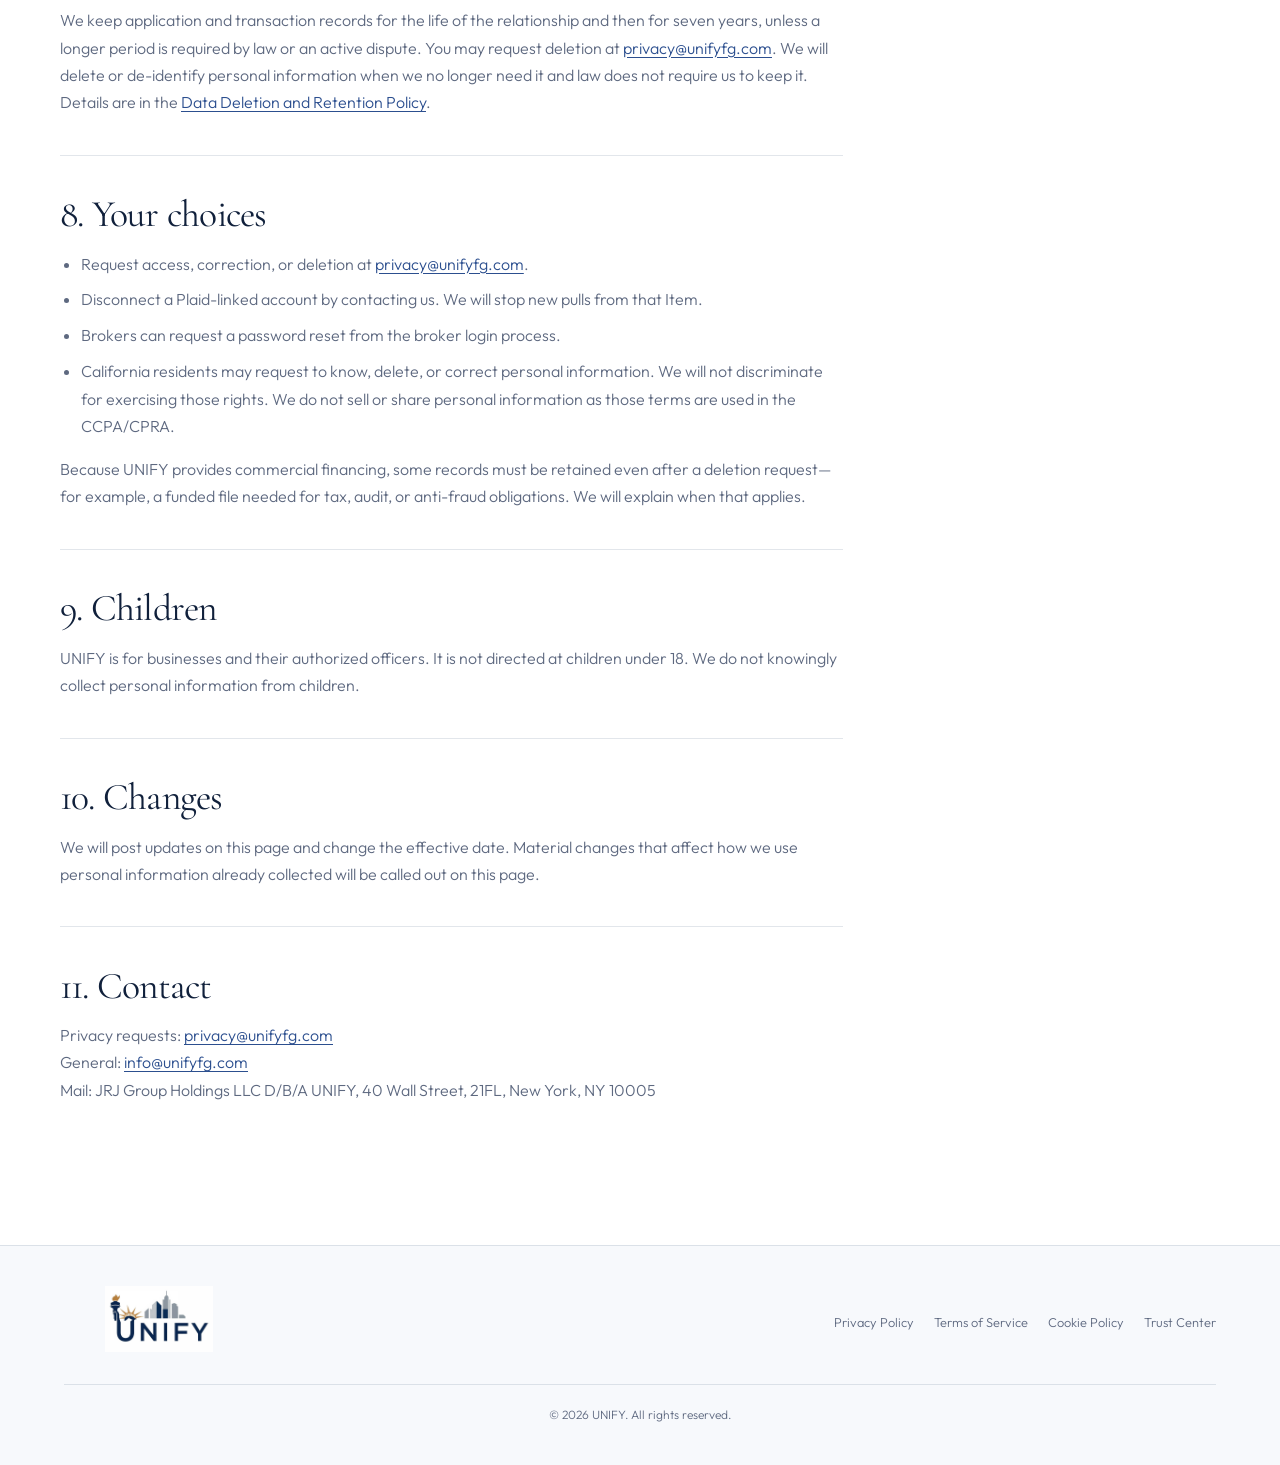
<file: privacy.html>
<!DOCTYPE html>
<html lang="en">
<head>
  <meta charset="UTF-8" />
  <meta name="viewport" content="width=device-width, initial-scale=1.0" />
  <meta name="description" content="UNIFY Privacy Policy: what we collect, why we collect it, who we share it with, and how to request deletion." />
  <meta name="theme-color" content="#FFFFFF" />
  <title>Privacy Policy | UNIFY</title>
  <link rel="preconnect" href="https://fonts.googleapis.com" />
  <link rel="preconnect" href="https://fonts.gstatic.com" crossorigin />
  <link href="https://fonts.googleapis.com/css2?family=Cormorant+Garamond:wght@400;600&family=Outfit:wght@300;400;500;600&display=swap" rel="stylesheet" />
  <link rel="stylesheet" href="/legal.css" />
</head>
<body>
  <a class="skip-link" href="#main-content">Skip to main content</a>
  <header class="site-header">
    <a class="site-logo" href="/" aria-label="UNIFY home"><img src="/unify-logo-wide.png" alt="UNIFY" /></a>
    <nav class="site-nav" aria-label="Primary"><a href="/#features">Features</a><a href="/#how-it-works">How It Works</a><a class="primary-link" href="/apply">Get Started</a></nav>
  </header>
  <main id="main-content" class="legal-shell">
    <article class="legal-main">
      <p class="breadcrumb"><a href="/legal">Trust Center</a> / Legal</p>
      <h1>Privacy Policy</h1>
      <p class="lede">What we collect, why we collect it, who we share it with, and how to ask for deletion.</p>
      <dl class="policy-meta">
        <div><dt>Effective</dt><dd>August 27, 2026</dd></div><div><dt>Operator</dt><dd>JRJ Group Holdings LLC D/B/A UNIFY</dd></div><div><dt>Application</dt><dd>UNIFY · 40 Wall Street, 21FL, New York, NY 10005</dd></div>
      </dl>

      <section class="policy-section"><h2>1. Who we are</h2><p>JRJ Group Holdings LLC, doing business as UNIFY (“UNIFY,” “we,” “us,” or “our”), operates the UNIFY application and website at <a href="https://unifyfg.com">unifyfg.com</a>. Our office is at 40 Wall Street, 21FL, New York, NY 10005.</p><p>UNIFY is a commercial financing platform. Merchants apply for merchant cash advances and similar commercial transactions. Independent sales organizations (brokers) submit deals. Job candidates apply for roles. This policy covers personal information processed through those surfaces.</p></section>
      <section class="policy-section"><h2>2. Scope</h2><p>This policy applies to:</p><ul><li>The public website and contact form</li><li>Merchant funding applications and supporting documents</li><li>Bank account linking through Plaid, when that feature is used</li><li>The broker portal and broker onboarding documents</li><li>Careers applications</li><li>Staff use of the UNIFY admin application</li></ul><p>This policy does not cover third-party sites we link to, including Plaid’s own services. Plaid’s end-user privacy policy is available on Plaid’s website.</p></section>
      <section class="policy-section"><h2>3. Information we collect</h2><p><strong>Merchant and owner information.</strong> From a funding application we collect business identity (legal name, DBA, EIN, entity type, industry, address, sales, start date, phone, email); owner and optional co-applicant identity (name, Social Security number, date of birth, home address, ownership percentage, credit score or estimate); funding details (amount requested, use of funds, monthly revenue, average bank balance, existing advances); uploaded bank statements and other underwriting documents; and the signed authorization.</p><p><strong>Bank account information via Plaid.</strong> If you connect a financial account through Plaid Link, we receive account and routing identifiers, balances, and transaction history needed to underwrite the application. We request read-only access. We cannot move, withdraw, or initiate payments on the connected account through that connection. Plaid, not UNIFY, collects your financial-institution login credentials.</p><p><strong>Broker information.</strong> Name, company, email, phone, password, ISO agreement signature, and onboarding compliance documents.</p><p><strong>Website and communications.</strong> Contact-form name, email, phone, and message; careers resume and cover letter; IP address recorded with an application signature; and essential cookies described in the <a href="/cookies">Cookie Policy</a>.</p></section>
      <section class="policy-section"><h2>4. How we use information</h2><ul><li>To evaluate, underwrite, and service commercial financing applications</li><li>To obtain consumer and business credit reports, as you authorize in the application</li><li>To verify identity, ownership, and bank activity, including through Plaid</li><li>To communicate about an application, offer, or support request</li><li>To operate the broker portal and pay or track partner activity</li><li>To review job applications</li><li>To secure the platform, prevent fraud, and meet legal obligations</li></ul><p>We do not sell personal information. We do not use connected bank data for targeted advertising.</p></section>
      <section class="policy-section"><h2>5. When we share information</h2><p>We share information only as needed to run UNIFY and as the merchant authorization allows:</p><ul><li><strong>Financing recipients.</strong> The application authorization lets UNIFY and its representatives, successors, assigns, and designees who may be involved with or acquire the transaction receive application information, credit reports, and bank or processor statements.</li><li><strong>Consumer reporting agencies.</strong> Such as TransUnion, Experian, and Equifax, for credit pulls you authorize.</li><li><strong>Plaid Inc.</strong> To connect financial accounts. Your use of Plaid is also subject to Plaid’s privacy policy.</li><li><strong>Service providers.</strong> Providers that host UNIFY, send email, and run our deal pipeline. Pipeline records sent to Monday.com exclude SSN, EIN, owner names, email, and phone. Those fields stay in UNIFY under access control.</li><li><strong>Brokers.</strong> A broker who submitted a deal may receive deal status and offer terms needed to work the file, but not a full owner SSN or date of birth.</li><li><strong>Legal and safety.</strong> If required by law, to respond to lawful process, or to protect UNIFY, merchants, or the public.</li></ul></section>
      <section class="policy-section"><h2>6. How we protect information</h2><p>UNIFY encrypts data in transit with TLS. Sensitive identity fields (SSN, date of birth, and EIN) are encrypted at rest with AES-256-GCM before they are stored. Application documents sit in a private object-storage bucket gated by UNIFY access control. Public marketing media uses a separate bucket. Staff access is role-based and described in the <a href="/legal/access-control">Access Control Policy</a> and <a href="/legal/encryption">Data Encryption Practices</a>.</p></section>
      <section class="policy-section"><h2>7. Retention and deletion</h2><p>We keep application and transaction records for the life of the relationship and then for seven years, unless a longer period is required by law or an active dispute. You may request deletion at <a href="mailto:privacy@unifyfg.com">privacy@unifyfg.com</a>. We will delete or de-identify personal information when we no longer need it and law does not require us to keep it. Details are in the <a href="/legal/data-retention">Data Deletion and Retention Policy</a>.</p></section>
      <section class="policy-section"><h2>8. Your choices</h2><ul><li>Request access, correction, or deletion at <a href="mailto:privacy@unifyfg.com">privacy@unifyfg.com</a>.</li><li>Disconnect a Plaid-linked account by contacting us. We will stop new pulls from that Item.</li><li>Brokers can request a password reset from the broker login process.</li><li>California residents may request to know, delete, or correct personal information. We will not discriminate for exercising those rights. We do not sell or share personal information as those terms are used in the CCPA/CPRA.</li></ul><p>Because UNIFY provides commercial financing, some records must be retained even after a deletion request—for example, a funded file needed for tax, audit, or anti-fraud obligations. We will explain when that applies.</p></section>
      <section class="policy-section"><h2>9. Children</h2><p>UNIFY is for businesses and their authorized officers. It is not directed at children under 18. We do not knowingly collect personal information from children.</p></section>
      <section class="policy-section"><h2>10. Changes</h2><p>We will post updates on this page and change the effective date. Material changes that affect how we use personal information already collected will be called out on this page.</p></section>
      <section class="policy-section"><h2>11. Contact</h2><p>Privacy requests: <a href="mailto:privacy@unifyfg.com">privacy@unifyfg.com</a><br />General: <a href="mailto:info@unifyfg.com">info@unifyfg.com</a><br />Mail: JRJ Group Holdings LLC D/B/A UNIFY, 40 Wall Street, 21FL, New York, NY 10005</p></section>
    </article>
    <aside class="policy-aside" aria-label="Trust Center policies">
      <p class="aside-title">Also in this center</p>
      <ul class="policy-list"><li><a aria-current="page" href="/privacy">Privacy Policy</a></li><li><a href="/terms">Terms of Service</a></li><li><a href="/cookies">Cookie Policy</a></li><li><a href="/legal/information-security">Information Security Policy</a></li><li><a href="/legal/access-control">Access Control Policy</a></li><li><a href="/legal/identity-access">Identity and Access Management</a></li><li><a href="/legal/encryption">Data Encryption Practices</a></li><li><a href="/legal/data-retention">Data Deletion and Retention Policy</a></li><li><a href="/legal/access-reviews">Access Reviews and Audits</a></li></ul>

  </main>
  <footer class="legal-footer"><div class="legal-footer-inner"><a href="/" aria-label="UNIFY home"><img src="/unify-logo-wide.png" alt="UNIFY" /></a><nav class="legal-footer-links" aria-label="Legal"><a href="/privacy">Privacy Policy</a><a href="/terms">Terms of Service</a><a href="/cookies">Cookie Policy</a><a href="/legal">Trust Center</a></nav></div><p class="copyright">© <span data-year></span> UNIFY. All rights reserved.</p></footer>
  <script>document.querySelectorAll('[data-year]').forEach((node) => { node.textContent = new Date().getFullYear(); });</script>
</body>
</html>
</file>
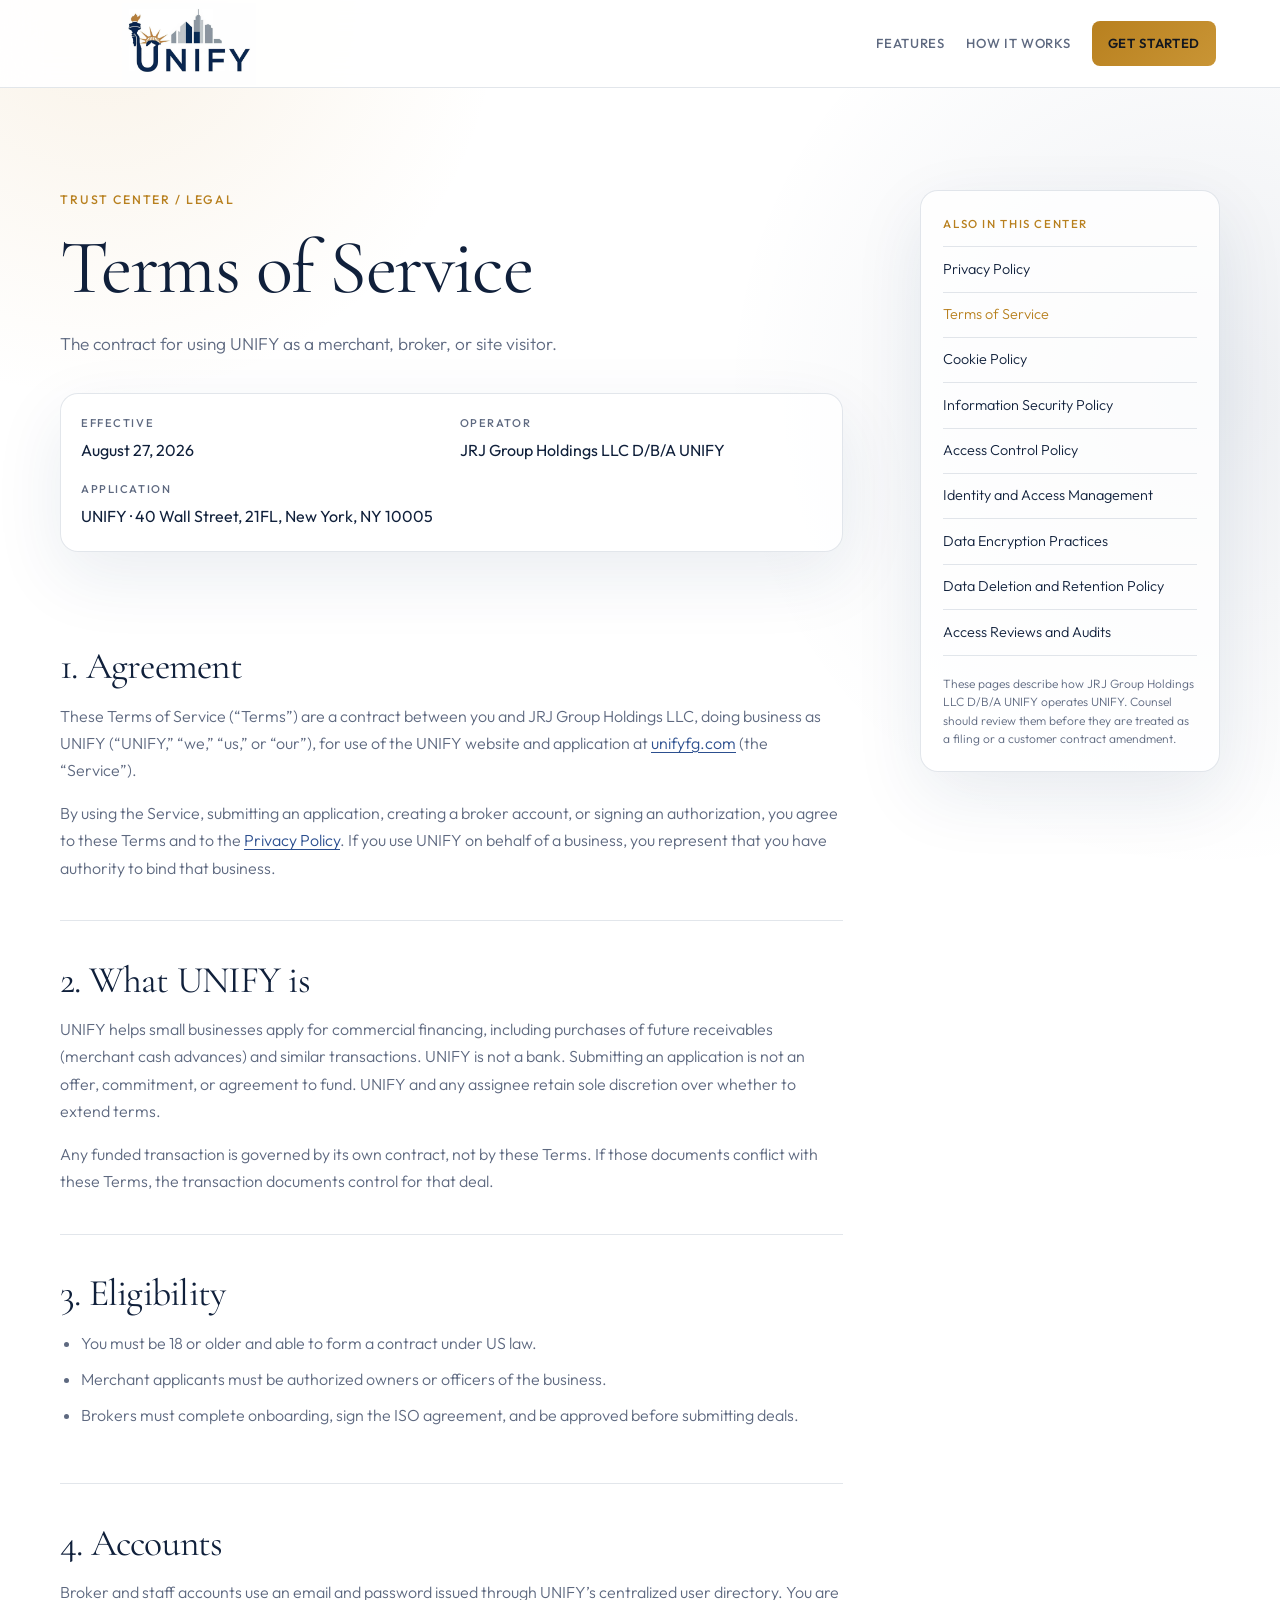
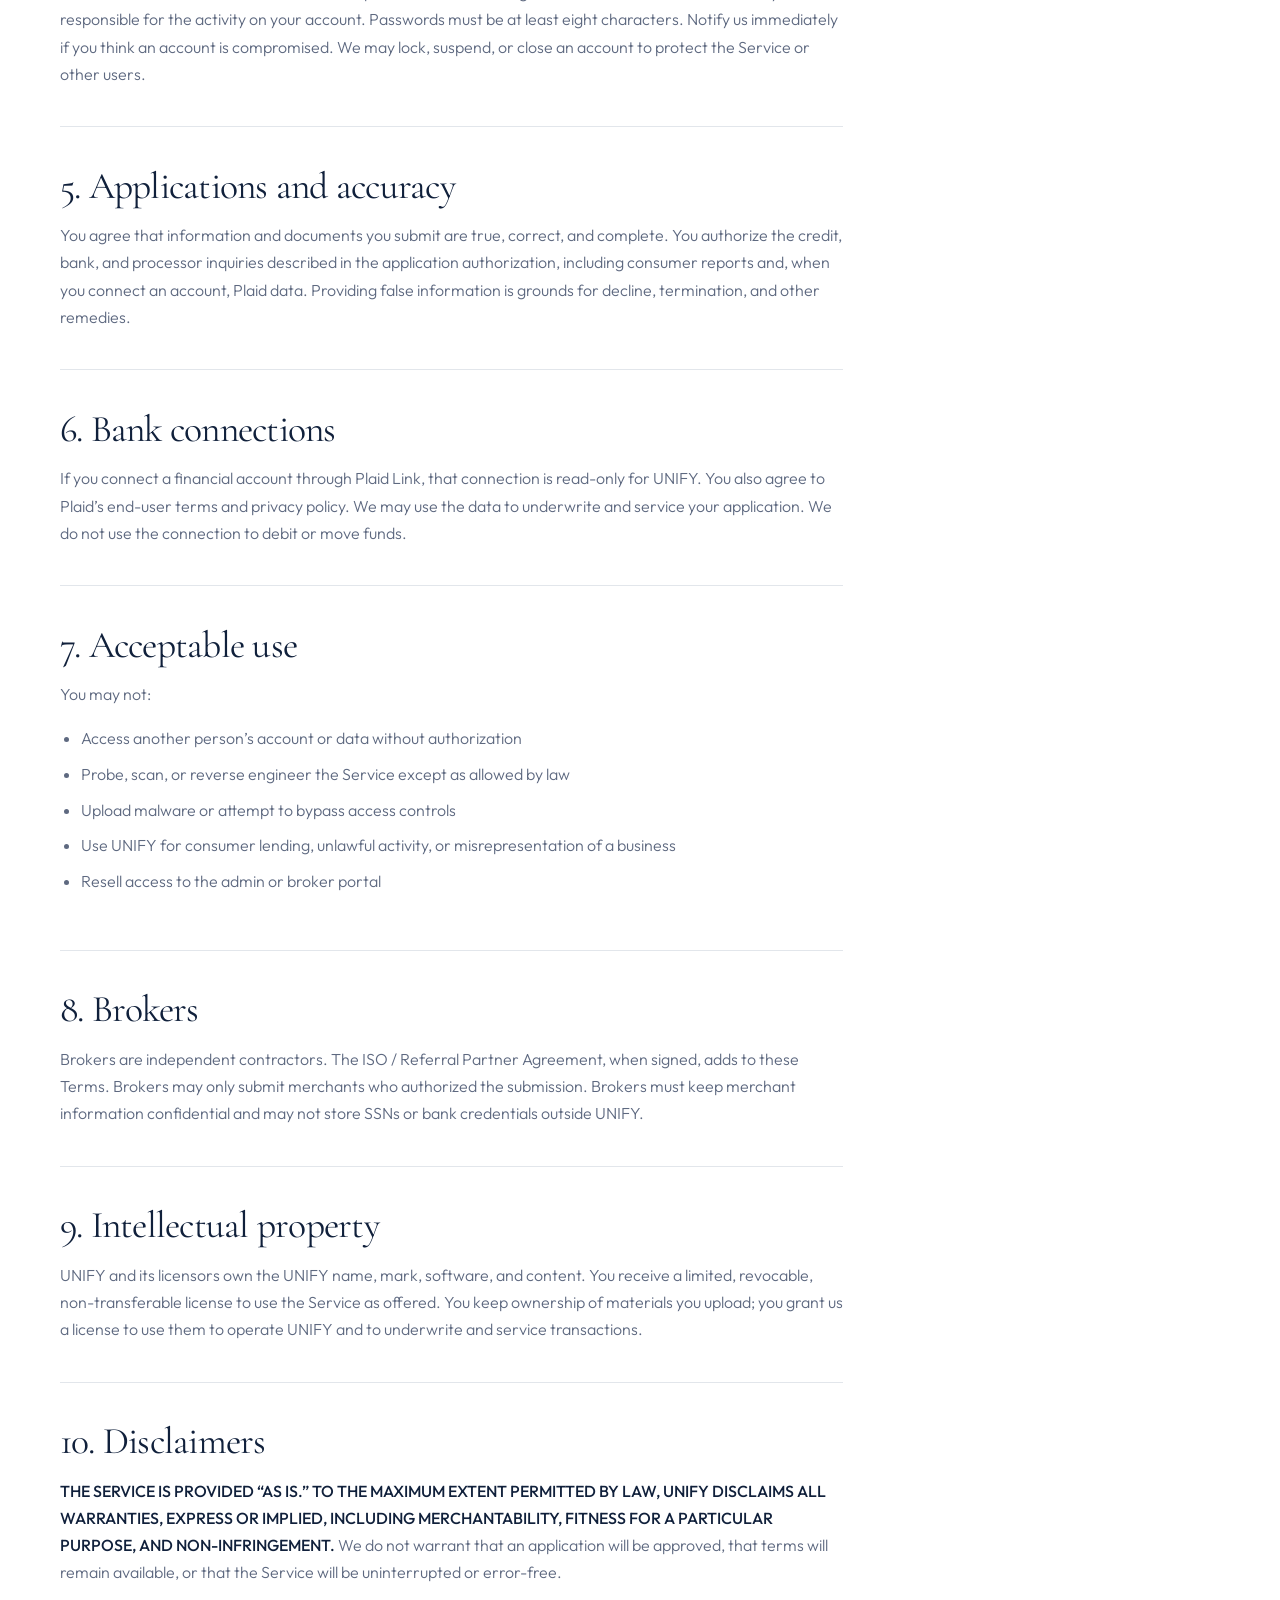
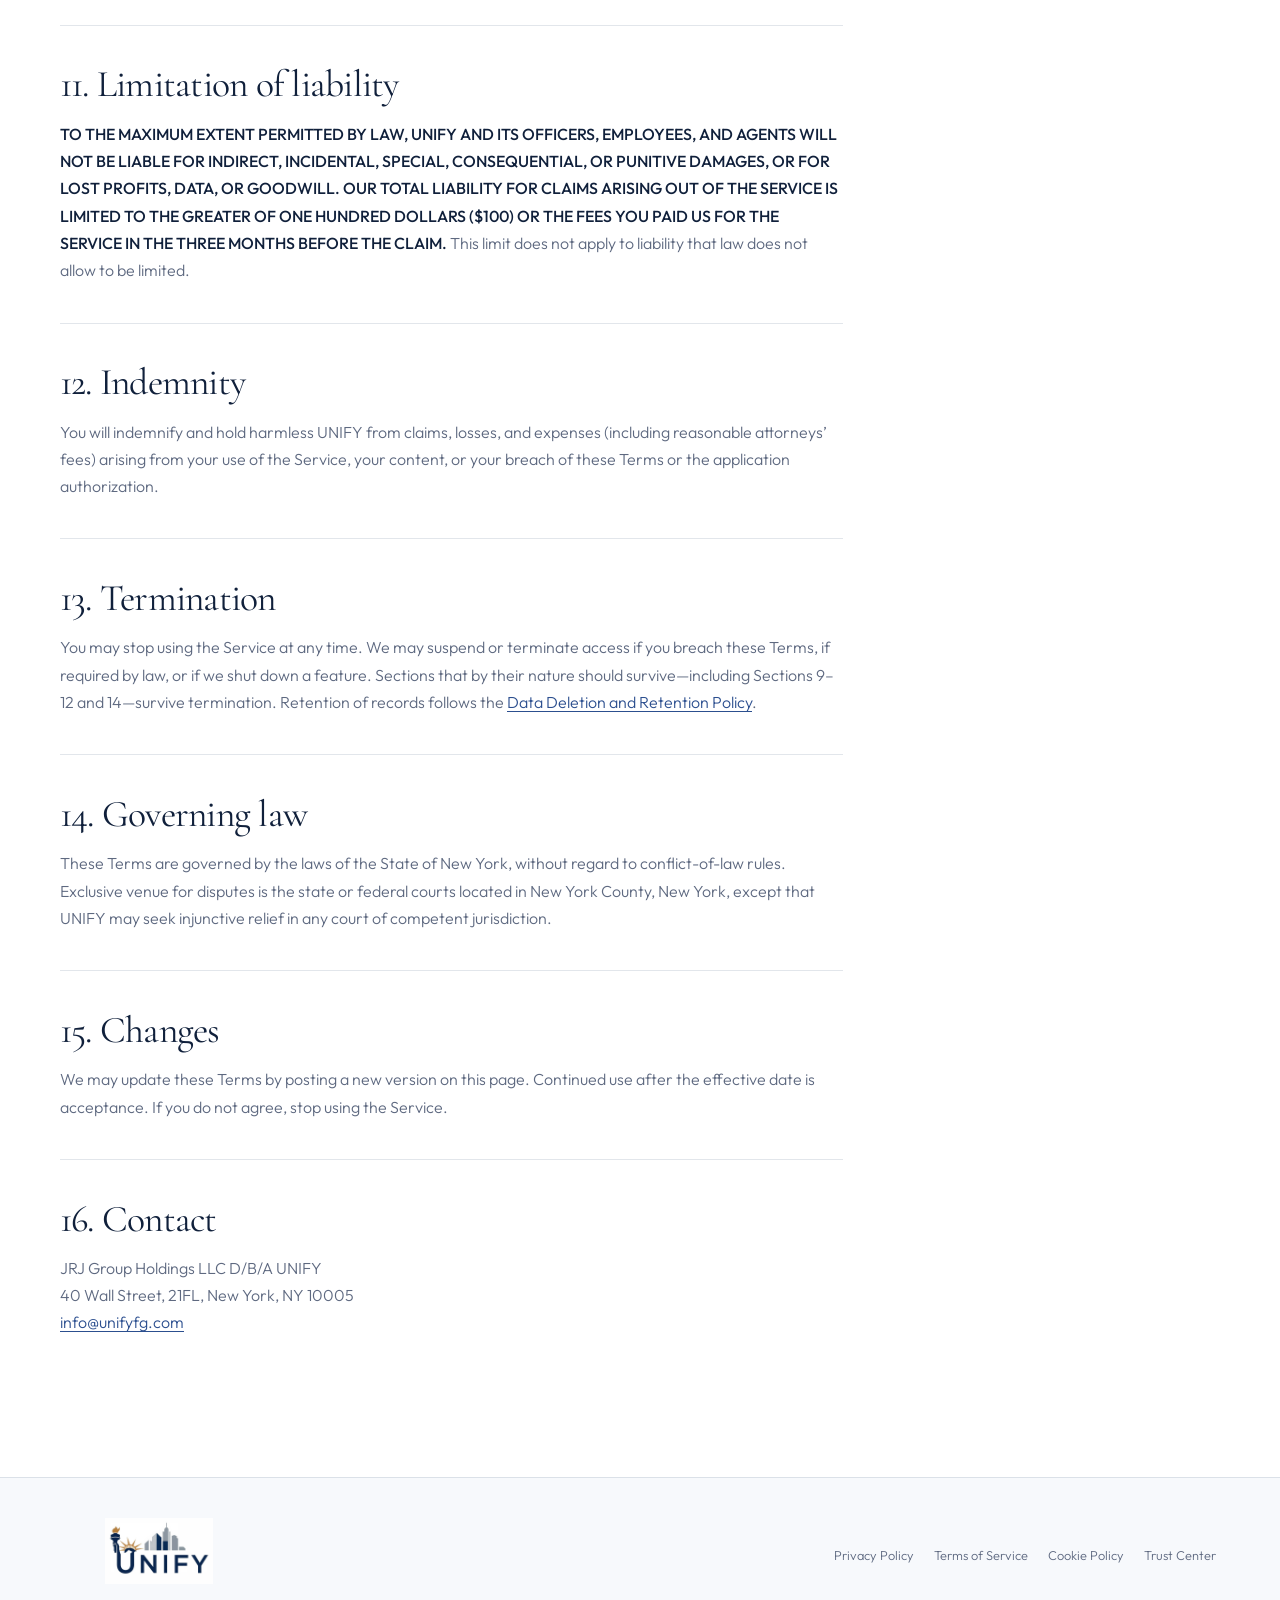
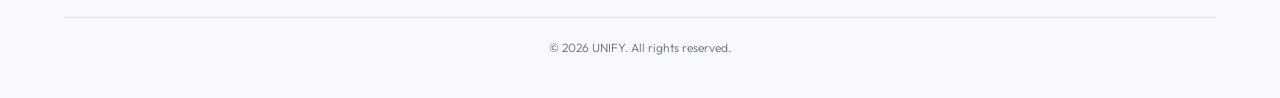
<file: terms.html>
<!DOCTYPE html>
<html lang="en">
<head>
  <meta charset="UTF-8" />
  <meta name="viewport" content="width=device-width, initial-scale=1.0" />
  <meta name="description" content="Terms governing use of the UNIFY website and commercial financing application." />
  <meta name="theme-color" content="#FFFFFF" />
  <title>Terms of Service | UNIFY</title>
  <link rel="preconnect" href="https://fonts.googleapis.com" />
  <link rel="preconnect" href="https://fonts.gstatic.com" crossorigin />
  <link href="https://fonts.googleapis.com/css2?family=Cormorant+Garamond:wght@400;600&family=Outfit:wght@300;400;500;600&display=swap" rel="stylesheet" />
  <link rel="stylesheet" href="/legal.css" />
</head>
<body>
  <a class="skip-link" href="#main-content">Skip to main content</a>
  <header class="site-header"><a class="site-logo" href="/" aria-label="UNIFY home"><img src="/unify-logo-wide.png" alt="UNIFY" /></a><nav class="site-nav" aria-label="Primary"><a href="/#features">Features</a><a href="/#how-it-works">How It Works</a><a class="primary-link" href="/apply">Get Started</a></nav></header>
  <main id="main-content" class="legal-shell">
    <article class="legal-main">
      <p class="breadcrumb"><a href="/legal">Trust Center</a> / Legal</p>
      <h1>Terms of Service</h1>
      <p class="lede">The contract for using UNIFY as a merchant, broker, or site visitor.</p>
      <dl class="policy-meta"><div><dt>Effective</dt><dd>August 27, 2026</dd></div><div><dt>Operator</dt><dd>JRJ Group Holdings LLC D/B/A UNIFY</dd></div><div><dt>Application</dt><dd>UNIFY · 40 Wall Street, 21FL, New York, NY 10005</dd></div></dl>

      <section class="policy-section"><h2>1. Agreement</h2><p>These Terms of Service (“Terms”) are a contract between you and JRJ Group Holdings LLC, doing business as UNIFY (“UNIFY,” “we,” “us,” or “our”), for use of the UNIFY website and application at <a href="https://unifyfg.com">unifyfg.com</a> (the “Service”).</p><p>By using the Service, submitting an application, creating a broker account, or signing an authorization, you agree to these Terms and to the <a href="/privacy">Privacy Policy</a>. If you use UNIFY on behalf of a business, you represent that you have authority to bind that business.</p></section>
      <section class="policy-section"><h2>2. What UNIFY is</h2><p>UNIFY helps small businesses apply for commercial financing, including purchases of future receivables (merchant cash advances) and similar transactions. UNIFY is not a bank. Submitting an application is not an offer, commitment, or agreement to fund. UNIFY and any assignee retain sole discretion over whether to extend terms.</p><p>Any funded transaction is governed by its own contract, not by these Terms. If those documents conflict with these Terms, the transaction documents control for that deal.</p></section>
      <section class="policy-section"><h2>3. Eligibility</h2><ul><li>You must be 18 or older and able to form a contract under US law.</li><li>Merchant applicants must be authorized owners or officers of the business.</li><li>Brokers must complete onboarding, sign the ISO agreement, and be approved before submitting deals.</li></ul></section>
      <section class="policy-section"><h2>4. Accounts</h2><p>Broker and staff accounts use an email and password issued through UNIFY’s centralized user directory. You are responsible for the activity on your account. Passwords must be at least eight characters. Notify us immediately if you think an account is compromised. We may lock, suspend, or close an account to protect the Service or other users.</p></section>
      <section class="policy-section"><h2>5. Applications and accuracy</h2><p>You agree that information and documents you submit are true, correct, and complete. You authorize the credit, bank, and processor inquiries described in the application authorization, including consumer reports and, when you connect an account, Plaid data. Providing false information is grounds for decline, termination, and other remedies.</p></section>
      <section class="policy-section"><h2>6. Bank connections</h2><p>If you connect a financial account through Plaid Link, that connection is read-only for UNIFY. You also agree to Plaid’s end-user terms and privacy policy. We may use the data to underwrite and service your application. We do not use the connection to debit or move funds.</p></section>
      <section class="policy-section"><h2>7. Acceptable use</h2><p>You may not:</p><ul><li>Access another person’s account or data without authorization</li><li>Probe, scan, or reverse engineer the Service except as allowed by law</li><li>Upload malware or attempt to bypass access controls</li><li>Use UNIFY for consumer lending, unlawful activity, or misrepresentation of a business</li><li>Resell access to the admin or broker portal</li></ul></section>
      <section class="policy-section"><h2>8. Brokers</h2><p>Brokers are independent contractors. The ISO / Referral Partner Agreement, when signed, adds to these Terms. Brokers may only submit merchants who authorized the submission. Brokers must keep merchant information confidential and may not store SSNs or bank credentials outside UNIFY.</p></section>
      <section class="policy-section"><h2>9. Intellectual property</h2><p>UNIFY and its licensors own the UNIFY name, mark, software, and content. You receive a limited, revocable, non-transferable license to use the Service as offered. You keep ownership of materials you upload; you grant us a license to use them to operate UNIFY and to underwrite and service transactions.</p></section>
      <section class="policy-section"><h2>10. Disclaimers</h2><p><strong>THE SERVICE IS PROVIDED “AS IS.” TO THE MAXIMUM EXTENT PERMITTED BY LAW, UNIFY DISCLAIMS ALL WARRANTIES, EXPRESS OR IMPLIED, INCLUDING MERCHANTABILITY, FITNESS FOR A PARTICULAR PURPOSE, AND NON-INFRINGEMENT.</strong> We do not warrant that an application will be approved, that terms will remain available, or that the Service will be uninterrupted or error-free.</p></section>
      <section class="policy-section"><h2>11. Limitation of liability</h2><p><strong>TO THE MAXIMUM EXTENT PERMITTED BY LAW, UNIFY AND ITS OFFICERS, EMPLOYEES, AND AGENTS WILL NOT BE LIABLE FOR INDIRECT, INCIDENTAL, SPECIAL, CONSEQUENTIAL, OR PUNITIVE DAMAGES, OR FOR LOST PROFITS, DATA, OR GOODWILL. OUR TOTAL LIABILITY FOR CLAIMS ARISING OUT OF THE SERVICE IS LIMITED TO THE GREATER OF ONE HUNDRED DOLLARS ($100) OR THE FEES YOU PAID US FOR THE SERVICE IN THE THREE MONTHS BEFORE THE CLAIM.</strong> This limit does not apply to liability that law does not allow to be limited.</p></section>
      <section class="policy-section"><h2>12. Indemnity</h2><p>You will indemnify and hold harmless UNIFY from claims, losses, and expenses (including reasonable attorneys’ fees) arising from your use of the Service, your content, or your breach of these Terms or the application authorization.</p></section>
      <section class="policy-section"><h2>13. Termination</h2><p>You may stop using the Service at any time. We may suspend or terminate access if you breach these Terms, if required by law, or if we shut down a feature. Sections that by their nature should survive—including Sections 9–12 and 14—survive termination. Retention of records follows the <a href="/legal/data-retention">Data Deletion and Retention Policy</a>.</p></section>
      <section class="policy-section"><h2>14. Governing law</h2><p>These Terms are governed by the laws of the State of New York, without regard to conflict-of-law rules. Exclusive venue for disputes is the state or federal courts located in New York County, New York, except that UNIFY may seek injunctive relief in any court of competent jurisdiction.</p></section>
      <section class="policy-section"><h2>15. Changes</h2><p>We may update these Terms by posting a new version on this page. Continued use after the effective date is acceptance. If you do not agree, stop using the Service.</p></section>
      <section class="policy-section"><h2>16. Contact</h2><p>JRJ Group Holdings LLC D/B/A UNIFY<br />40 Wall Street, 21FL, New York, NY 10005<br /><a href="mailto:info@unifyfg.com">info@unifyfg.com</a></p></section>
    </article>
    <aside class="policy-aside" aria-label="Trust Center policies"><p class="aside-title">Also in this center</p><ul class="policy-list"><li><a href="/privacy">Privacy Policy</a></li><li><a aria-current="page" href="/terms">Terms of Service</a></li><li><a href="/cookies">Cookie Policy</a></li><li><a href="/legal/information-security">Information Security Policy</a></li><li><a href="/legal/access-control">Access Control Policy</a></li><li><a href="/legal/identity-access">Identity and Access Management</a></li><li><a href="/legal/encryption">Data Encryption Practices</a></li><li><a href="/legal/data-retention">Data Deletion and Retention Policy</a></li><li><a href="/legal/access-reviews">Access Reviews and Audits</a></li></ul><p class="review-note">These pages describe how JRJ Group Holdings LLC D/B/A UNIFY operates UNIFY. Counsel should review them before they are treated as a filing or a customer contract amendment.</p></aside>
  </main>
  <footer class="legal-footer"><div class="legal-footer-inner"><a href="/" aria-label="UNIFY home"><img src="/unify-logo-wide.png" alt="UNIFY" /></a><nav class="legal-footer-links" aria-label="Legal"><a href="/privacy">Privacy Policy</a><a href="/terms">Terms of Service</a><a href="/cookies">Cookie Policy</a><a href="/legal">Trust Center</a></nav></div><p class="copyright">© <span data-year></span> UNIFY. All rights reserved.</p></footer>
  <script>document.querySelectorAll('[data-year]').forEach((node) => { node.textContent = new Date().getFullYear(); });</script>
</body>
</html>
</file>
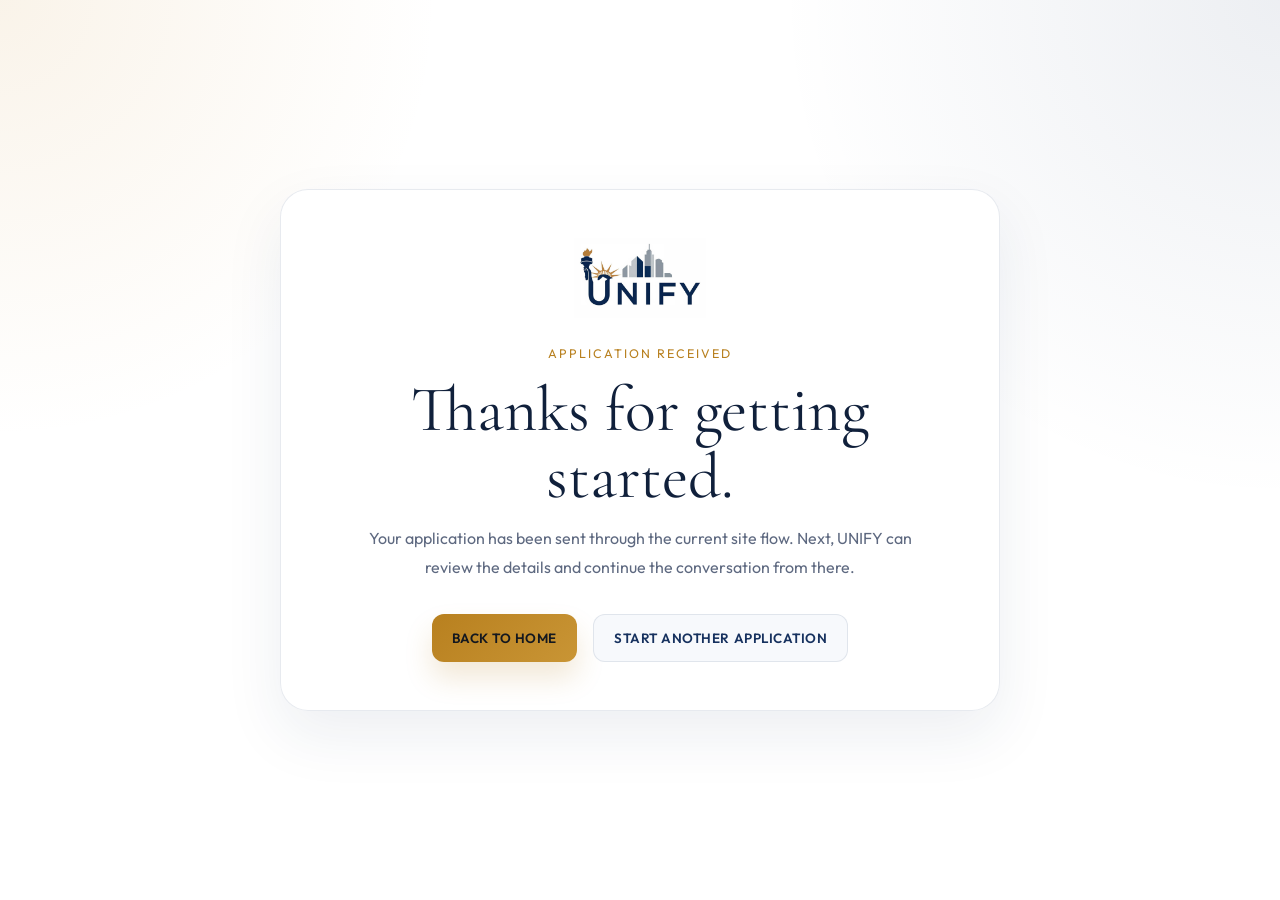
<file: thank-you.html>
<!DOCTYPE html>
<html lang="en">
<head>
  <meta charset="UTF-8" />
  <meta name="viewport" content="width=device-width, initial-scale=1.0" />
  <meta name="description" content="Thank you for starting your UNIFY application." />
  <meta name="theme-color" content="#FFFFFF" />
  <title>UNIFY Thank You</title>
  <link rel="preconnect" href="https://fonts.googleapis.com" />
  <link rel="preconnect" href="https://fonts.gstatic.com" crossorigin />
  <link href="https://fonts.googleapis.com/css2?family=Cormorant+Garamond:ital,wght@0,400;0,600;1,400&family=Outfit:wght@300;400;500;600&display=swap" rel="stylesheet" />
  <style>
    :root {
      --bg: #FFFFFF;
      --surface: #F7F9FC;
      --navy: #17325F;
      --gold: #B8801F;
      --gold-light: #D39F4C;
      --text: #10203B;
      --muted: #5E6980;
      --border: rgba(23,50,95,0.1);
      --shadow: 0 24px 60px rgba(23,50,95,0.08);
    }
    *, *::before, *::after { box-sizing: border-box; margin: 0; padding: 0; }
    body {
      min-height: 100vh;
      display: grid;
      place-items: center;
      padding: 2rem;
      font-family: 'Outfit', sans-serif;
      color: var(--text);
      background:
        radial-gradient(circle at top left, rgba(211,159,76,0.12), transparent 28%),
        radial-gradient(circle at top right, rgba(23,50,95,0.08), transparent 32%),
        var(--bg);
    }
    .card {
      width: min(720px, 100%);
      padding: clamp(2rem, 4vw, 3rem);
      border-radius: 28px;
      background: rgba(255,255,255,0.9);
      border: 1px solid var(--border);
      box-shadow: var(--shadow);
      text-align: center;
    }
    .logo {
      width: 240px;
      height: 80px;
      object-fit: contain;
      display: block;
      margin: 0 auto 1.5rem;
    }
    .eyebrow {
      display: inline-block;
      font-size: 0.78rem;
      letter-spacing: 0.16em;
      text-transform: uppercase;
      color: var(--gold);
      margin-bottom: 1rem;
    }
    h1 {
      font-family: 'Cormorant Garamond', serif;
      font-size: clamp(2.8rem, 5vw, 4.2rem);
      font-weight: 400;
      line-height: 1.04;
      margin-bottom: 0.9rem;
    }
    p {
      color: var(--muted);
      font-size: 1rem;
      line-height: 1.8;
      max-width: 560px;
      margin: 0 auto;
    }
    .actions {
      margin-top: 2rem;
      display: flex;
      justify-content: center;
      gap: 1rem;
      flex-wrap: wrap;
    }
    .btn {
      appearance: none;
      border-radius: 12px;
      font-family: 'Outfit', sans-serif;
      font-size: 0.84rem;
      font-weight: 600;
      letter-spacing: 0.04em;
      text-transform: uppercase;
      text-decoration: none;
      min-height: 48px;
      padding: 0.85rem 1.25rem;
      display: inline-flex;
      align-items: center;
      justify-content: center;
      transition: transform 0.2s ease;
    }
    .btn:hover { transform: translateY(-1px); }
    .btn-primary {
      background: linear-gradient(135deg, var(--gold), #C99535);
      color: #14181F;
      box-shadow: 0 16px 28px rgba(184,128,31,0.18);
    }
    .btn-ghost {
      background: var(--surface);
      border: 1px solid var(--border);
      color: var(--navy);
    }
  </style>
</head>
<body>
  <section class="card">
    <img class="logo" src="unify-logo-wide.png" alt="UNIFY logo" />
    <span class="eyebrow">Application received</span>
    <h1>Thanks for getting started.</h1>
    <p>Your application has been sent through the current site flow. Next, UNIFY can review the details and continue the conversation from there.</p>
    <div class="actions">
      <a class="btn btn-primary" href="/#top">Back to home</a>
      <a class="btn btn-ghost" href="/apply">Start another application</a>
    </div>
  </section>
</body>
</html>
</file>
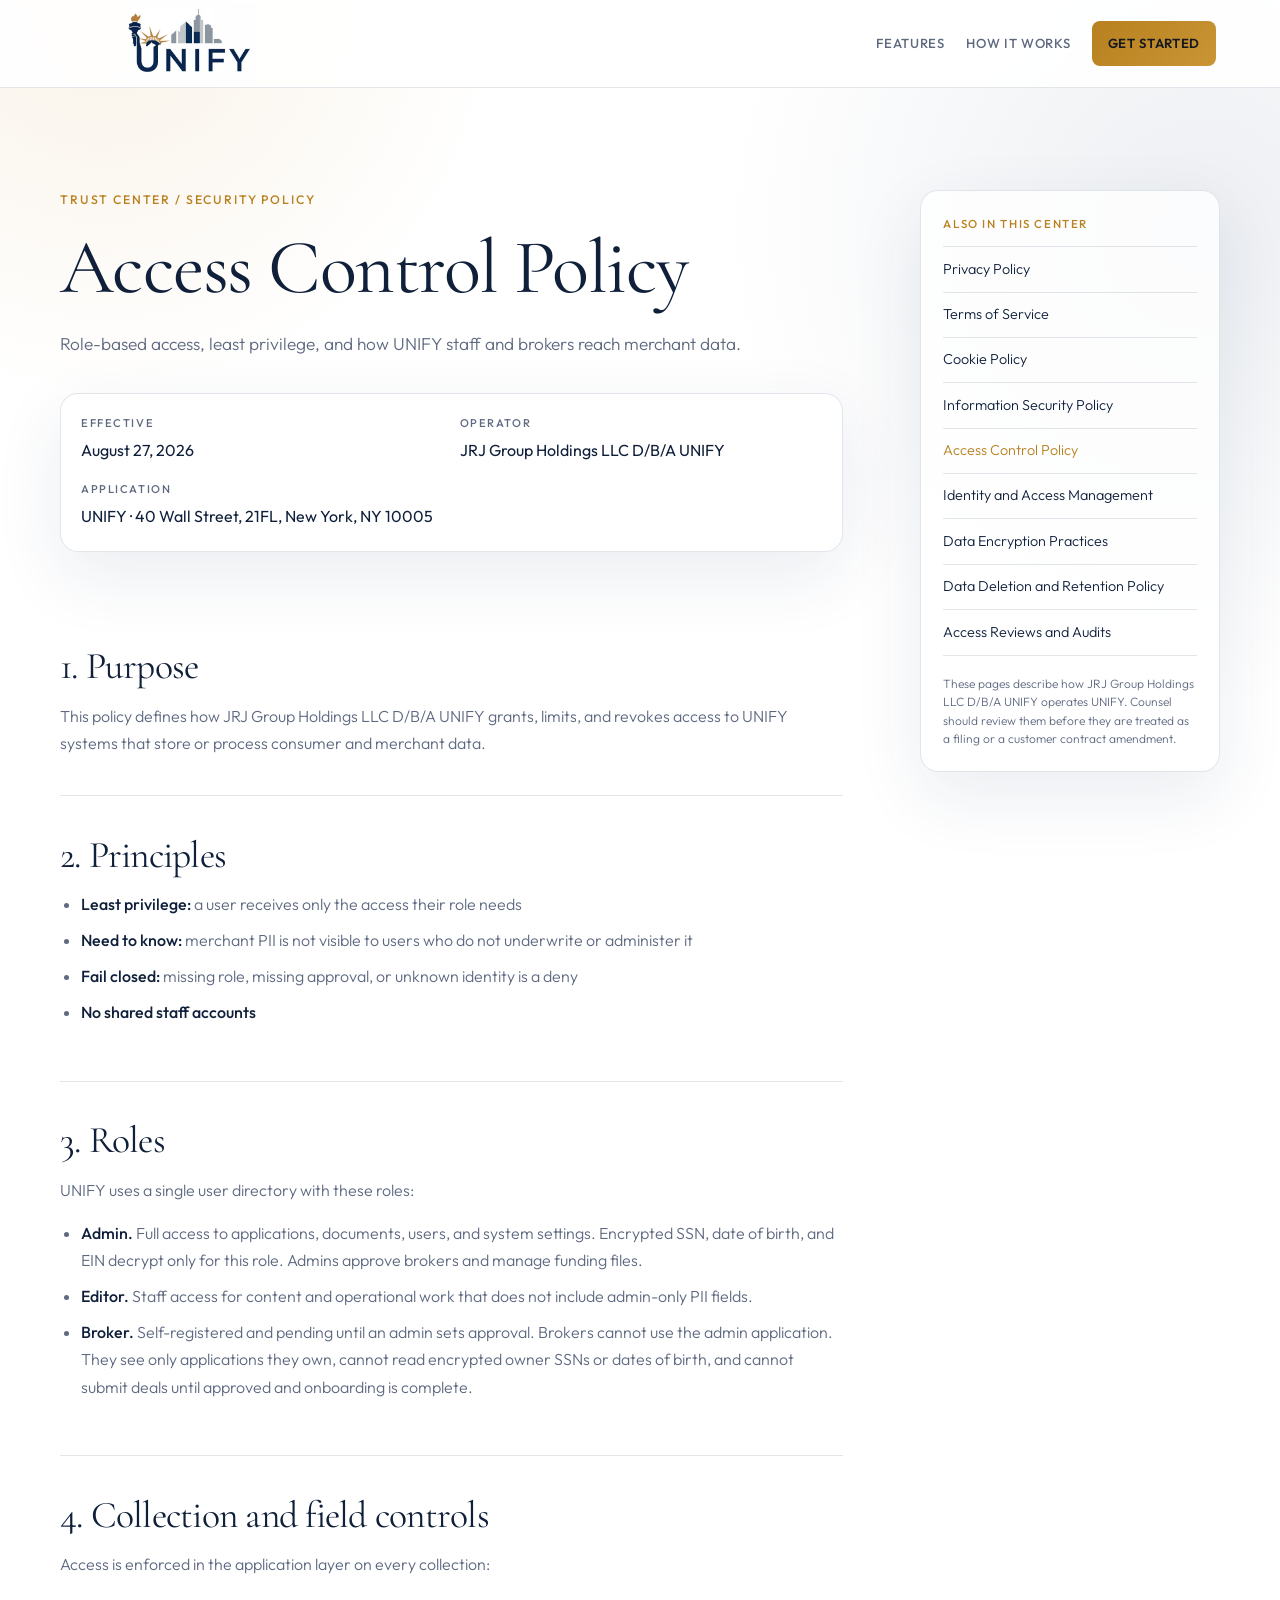
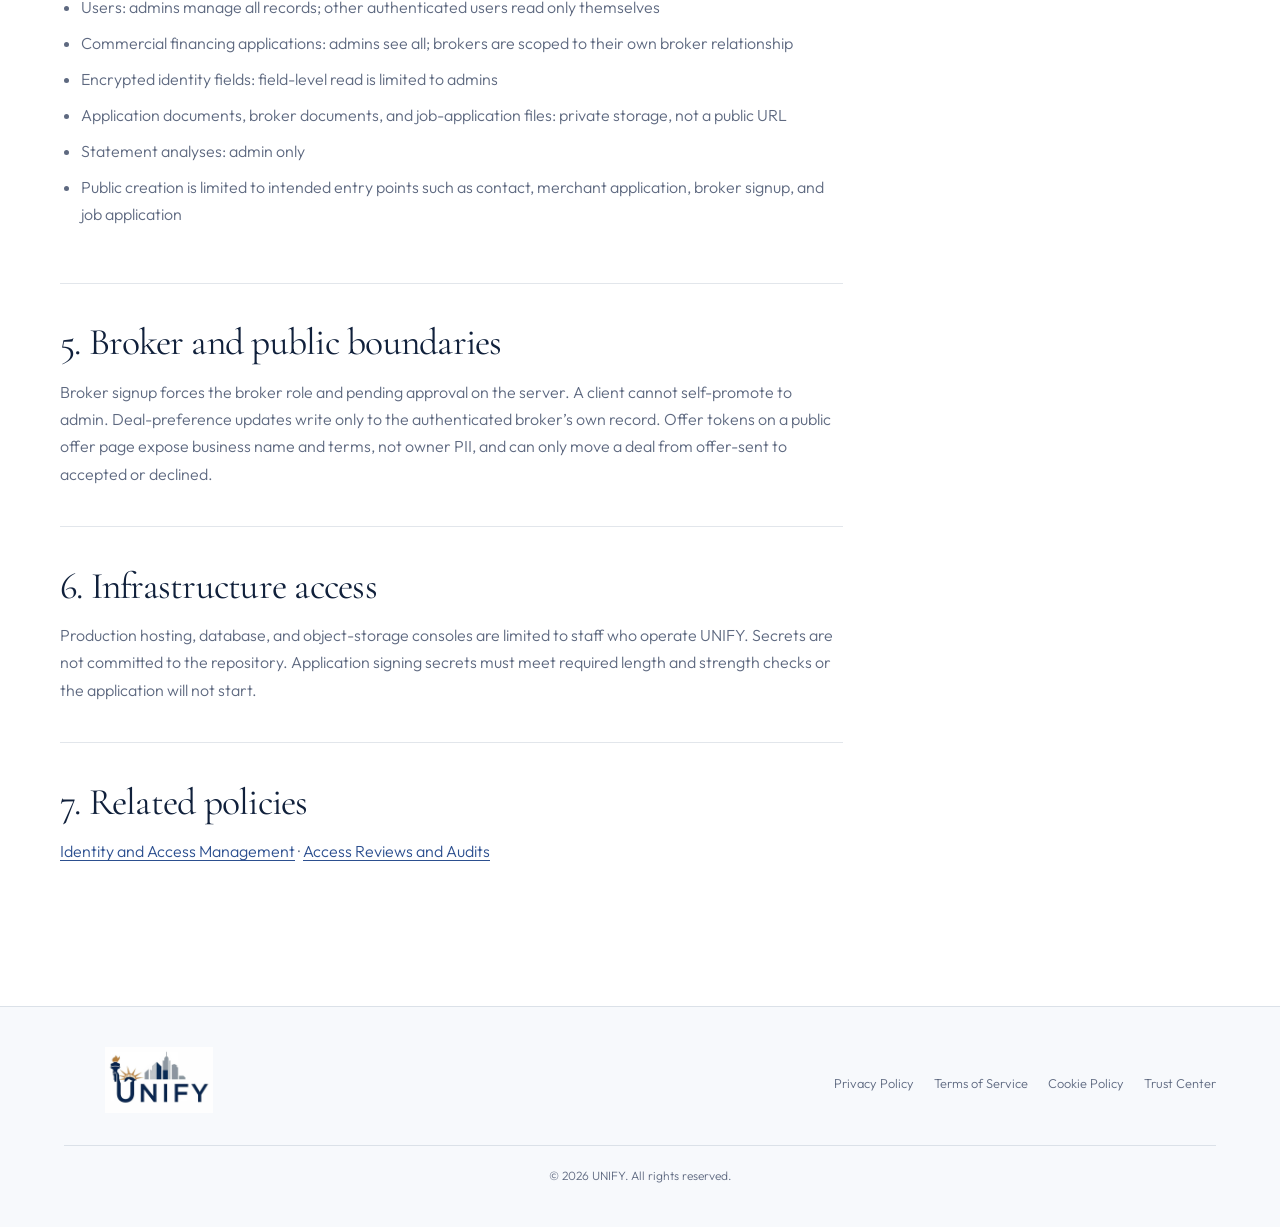
<file: legal/access-control.html>
<!DOCTYPE html>
<html lang="en">
<head>
  <meta charset="UTF-8" /><meta name="viewport" content="width=device-width, initial-scale=1.0" /><meta name="description" content="Role-based access, least privilege, and how UNIFY staff and brokers reach merchant data." /><meta name="theme-color" content="#FFFFFF" /><title>Access Control Policy | UNIFY</title>
  <link rel="preconnect" href="https://fonts.googleapis.com" /><link rel="preconnect" href="https://fonts.gstatic.com" crossorigin /><link href="https://fonts.googleapis.com/css2?family=Cormorant+Garamond:wght@400;600&family=Outfit:wght@300;400;500;600&display=swap" rel="stylesheet" /><link rel="stylesheet" href="/legal.css" />
</head>
<body>
  <a class="skip-link" href="#main-content">Skip to main content</a><header class="site-header"><a class="site-logo" href="/" aria-label="UNIFY home"><img src="/unify-logo-wide.png" alt="UNIFY" /></a><nav class="site-nav" aria-label="Primary"><a href="/#features">Features</a><a href="/#how-it-works">How It Works</a><a class="primary-link" href="/apply">Get Started</a></nav></header>
  <main id="main-content" class="legal-shell">
    <article class="legal-main"><p class="breadcrumb"><a href="/legal">Trust Center</a> / Security policy</p><h1>Access Control Policy</h1><p class="lede">Role-based access, least privilege, and how UNIFY staff and brokers reach merchant data.</p><dl class="policy-meta"><div><dt>Effective</dt><dd>August 27, 2026</dd></div><div><dt>Operator</dt><dd>JRJ Group Holdings LLC D/B/A UNIFY</dd></div><div><dt>Application</dt><dd>UNIFY · 40 Wall Street, 21FL, New York, NY 10005</dd></div></dl>
      <section class="policy-section"><h2>1. Purpose</h2><p>This policy defines how JRJ Group Holdings LLC D/B/A UNIFY grants, limits, and revokes access to UNIFY systems that store or process consumer and merchant data.</p></section>
      <section class="policy-section"><h2>2. Principles</h2><ul><li><strong>Least privilege:</strong> a user receives only the access their role needs</li><li><strong>Need to know:</strong> merchant PII is not visible to users who do not underwrite or administer it</li><li><strong>Fail closed:</strong> missing role, missing approval, or unknown identity is a deny</li><li><strong>No shared staff accounts</strong></li></ul></section>
      <section class="policy-section"><h2>3. Roles</h2><p>UNIFY uses a single user directory with these roles:</p><ul><li><strong>Admin.</strong> Full access to applications, documents, users, and system settings. Encrypted SSN, date of birth, and EIN decrypt only for this role. Admins approve brokers and manage funding files.</li><li><strong>Editor.</strong> Staff access for content and operational work that does not include admin-only PII fields.</li><li><strong>Broker.</strong> Self-registered and pending until an admin sets approval. Brokers cannot use the admin application. They see only applications they own, cannot read encrypted owner SSNs or dates of birth, and cannot submit deals until approved and onboarding is complete.</li></ul></section>
      <section class="policy-section"><h2>4. Collection and field controls</h2><p>Access is enforced in the application layer on every collection:</p><ul><li>Users: admins manage all records; other authenticated users read only themselves</li><li>Commercial financing applications: admins see all; brokers are scoped to their own broker relationship</li><li>Encrypted identity fields: field-level read is limited to admins</li><li>Application documents, broker documents, and job-application files: private storage, not a public URL</li><li>Statement analyses: admin only</li><li>Public creation is limited to intended entry points such as contact, merchant application, broker signup, and job application</li></ul></section>
      <section class="policy-section"><h2>5. Broker and public boundaries</h2><p>Broker signup forces the broker role and pending approval on the server. A client cannot self-promote to admin. Deal-preference updates write only to the authenticated broker’s own record. Offer tokens on a public offer page expose business name and terms, not owner PII, and can only move a deal from offer-sent to accepted or declined.</p></section>
      <section class="policy-section"><h2>6. Infrastructure access</h2><p>Production hosting, database, and object-storage consoles are limited to staff who operate UNIFY. Secrets are not committed to the repository. Application signing secrets must meet required length and strength checks or the application will not start.</p></section>
      <section class="policy-section"><h2>7. Related policies</h2><p><a href="/legal/identity-access">Identity and Access Management</a> · <a href="/legal/access-reviews">Access Reviews and Audits</a></p></section>
    </article>
    <aside class="policy-aside" aria-label="Trust Center policies"><p class="aside-title">Also in this center</p><ul class="policy-list"><li><a href="/privacy">Privacy Policy</a></li><li><a href="/terms">Terms of Service</a></li><li><a href="/cookies">Cookie Policy</a></li><li><a href="/legal/information-security">Information Security Policy</a></li><li><a aria-current="page" href="/legal/access-control">Access Control Policy</a></li><li><a href="/legal/identity-access">Identity and Access Management</a></li><li><a href="/legal/encryption">Data Encryption Practices</a></li><li><a href="/legal/data-retention">Data Deletion and Retention Policy</a></li><li><a href="/legal/access-reviews">Access Reviews and Audits</a></li></ul><p class="review-note">These pages describe how JRJ Group Holdings LLC D/B/A UNIFY operates UNIFY. Counsel should review them before they are treated as a filing or a customer contract amendment.</p></aside>
  </main>
  <footer class="legal-footer"><div class="legal-footer-inner"><a href="/" aria-label="UNIFY home"><img src="/unify-logo-wide.png" alt="UNIFY" /></a><nav class="legal-footer-links" aria-label="Legal"><a href="/privacy">Privacy Policy</a><a href="/terms">Terms of Service</a><a href="/cookies">Cookie Policy</a><a href="/legal">Trust Center</a></nav></div><p class="copyright">© <span data-year></span> UNIFY. All rights reserved.</p></footer><script>document.querySelectorAll('[data-year]').forEach((node) => { node.textContent = new Date().getFullYear(); });</script>
</body>
</html>
</file>
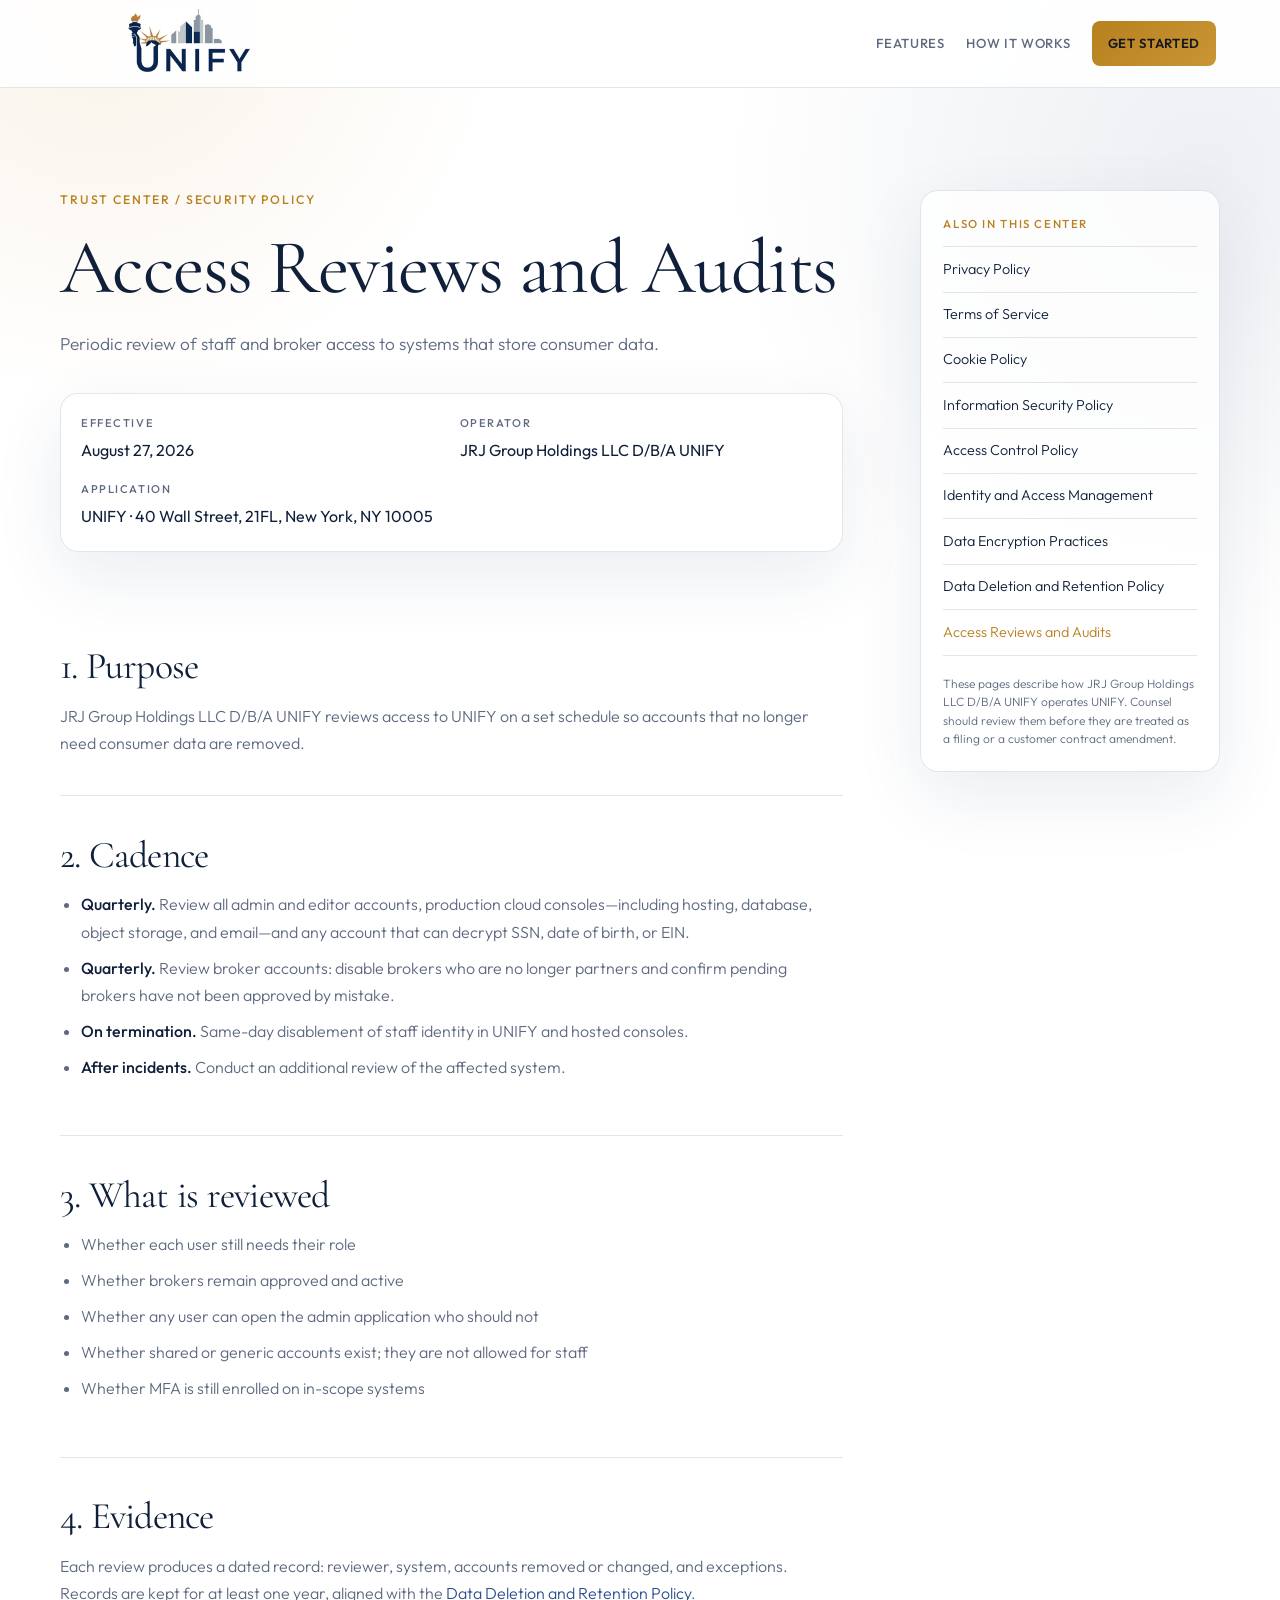
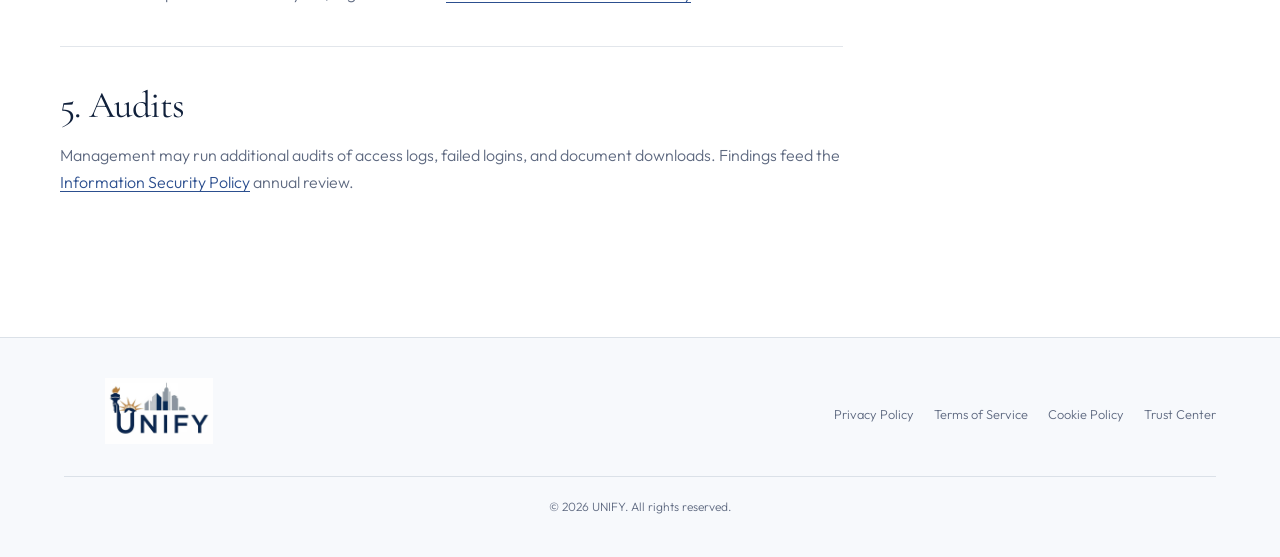
<file: legal/access-reviews.html>
<!DOCTYPE html>
<html lang="en">
<head>
  <meta charset="UTF-8" /><meta name="viewport" content="width=device-width, initial-scale=1.0" /><meta name="description" content="Periodic review of staff and broker access to UNIFY systems that store consumer data." /><meta name="theme-color" content="#FFFFFF" /><title>Access Reviews and Audits | UNIFY</title>
  <link rel="preconnect" href="https://fonts.googleapis.com" /><link rel="preconnect" href="https://fonts.gstatic.com" crossorigin /><link href="https://fonts.googleapis.com/css2?family=Cormorant+Garamond:wght@400;600&family=Outfit:wght@300;400;500;600&display=swap" rel="stylesheet" /><link rel="stylesheet" href="/legal.css" />
</head>
<body>
  <a class="skip-link" href="#main-content">Skip to main content</a><header class="site-header"><a class="site-logo" href="/" aria-label="UNIFY home"><img src="/unify-logo-wide.png" alt="UNIFY" /></a><nav class="site-nav" aria-label="Primary"><a href="/#features">Features</a><a href="/#how-it-works">How It Works</a><a class="primary-link" href="/apply">Get Started</a></nav></header>
  <main id="main-content" class="legal-shell">
    <article class="legal-main"><p class="breadcrumb"><a href="/legal">Trust Center</a> / Security policy</p><h1>Access Reviews and Audits</h1><p class="lede">Periodic review of staff and broker access to systems that store consumer data.</p><dl class="policy-meta"><div><dt>Effective</dt><dd>August 27, 2026</dd></div><div><dt>Operator</dt><dd>JRJ Group Holdings LLC D/B/A UNIFY</dd></div><div><dt>Application</dt><dd>UNIFY · 40 Wall Street, 21FL, New York, NY 10005</dd></div></dl>
      <section class="policy-section"><h2>1. Purpose</h2><p>JRJ Group Holdings LLC D/B/A UNIFY reviews access to UNIFY on a set schedule so accounts that no longer need consumer data are removed.</p></section>
      <section class="policy-section"><h2>2. Cadence</h2><ul><li><strong>Quarterly.</strong> Review all admin and editor accounts, production cloud consoles—including hosting, database, object storage, and email—and any account that can decrypt SSN, date of birth, or EIN.</li><li><strong>Quarterly.</strong> Review broker accounts: disable brokers who are no longer partners and confirm pending brokers have not been approved by mistake.</li><li><strong>On termination.</strong> Same-day disablement of staff identity in UNIFY and hosted consoles.</li><li><strong>After incidents.</strong> Conduct an additional review of the affected system.</li></ul></section>
      <section class="policy-section"><h2>3. What is reviewed</h2><ul><li>Whether each user still needs their role</li><li>Whether brokers remain approved and active</li><li>Whether any user can open the admin application who should not</li><li>Whether shared or generic accounts exist; they are not allowed for staff</li><li>Whether MFA is still enrolled on in-scope systems</li></ul></section>
      <section class="policy-section"><h2>4. Evidence</h2><p>Each review produces a dated record: reviewer, system, accounts removed or changed, and exceptions. Records are kept for at least one year, aligned with the <a href="/legal/data-retention">Data Deletion and Retention Policy</a>.</p></section>
      <section class="policy-section"><h2>5. Audits</h2><p>Management may run additional audits of access logs, failed logins, and document downloads. Findings feed the <a href="/legal/information-security">Information Security Policy</a> annual review.</p></section>
    </article>
    <aside class="policy-aside" aria-label="Trust Center policies"><p class="aside-title">Also in this center</p><ul class="policy-list"><li><a href="/privacy">Privacy Policy</a></li><li><a href="/terms">Terms of Service</a></li><li><a href="/cookies">Cookie Policy</a></li><li><a href="/legal/information-security">Information Security Policy</a></li><li><a href="/legal/access-control">Access Control Policy</a></li><li><a href="/legal/identity-access">Identity and Access Management</a></li><li><a href="/legal/encryption">Data Encryption Practices</a></li><li><a href="/legal/data-retention">Data Deletion and Retention Policy</a></li><li><a aria-current="page" href="/legal/access-reviews">Access Reviews and Audits</a></li></ul><p class="review-note">These pages describe how JRJ Group Holdings LLC D/B/A UNIFY operates UNIFY. Counsel should review them before they are treated as a filing or a customer contract amendment.</p></aside>
  </main>
  <footer class="legal-footer"><div class="legal-footer-inner"><a href="/" aria-label="UNIFY home"><img src="/unify-logo-wide.png" alt="UNIFY" /></a><nav class="legal-footer-links" aria-label="Legal"><a href="/privacy">Privacy Policy</a><a href="/terms">Terms of Service</a><a href="/cookies">Cookie Policy</a><a href="/legal">Trust Center</a></nav></div><p class="copyright">© <span data-year></span> UNIFY. All rights reserved.</p></footer><script>document.querySelectorAll('[data-year]').forEach((node) => { node.textContent = new Date().getFullYear(); });</script>
</body>
</html>
</file>
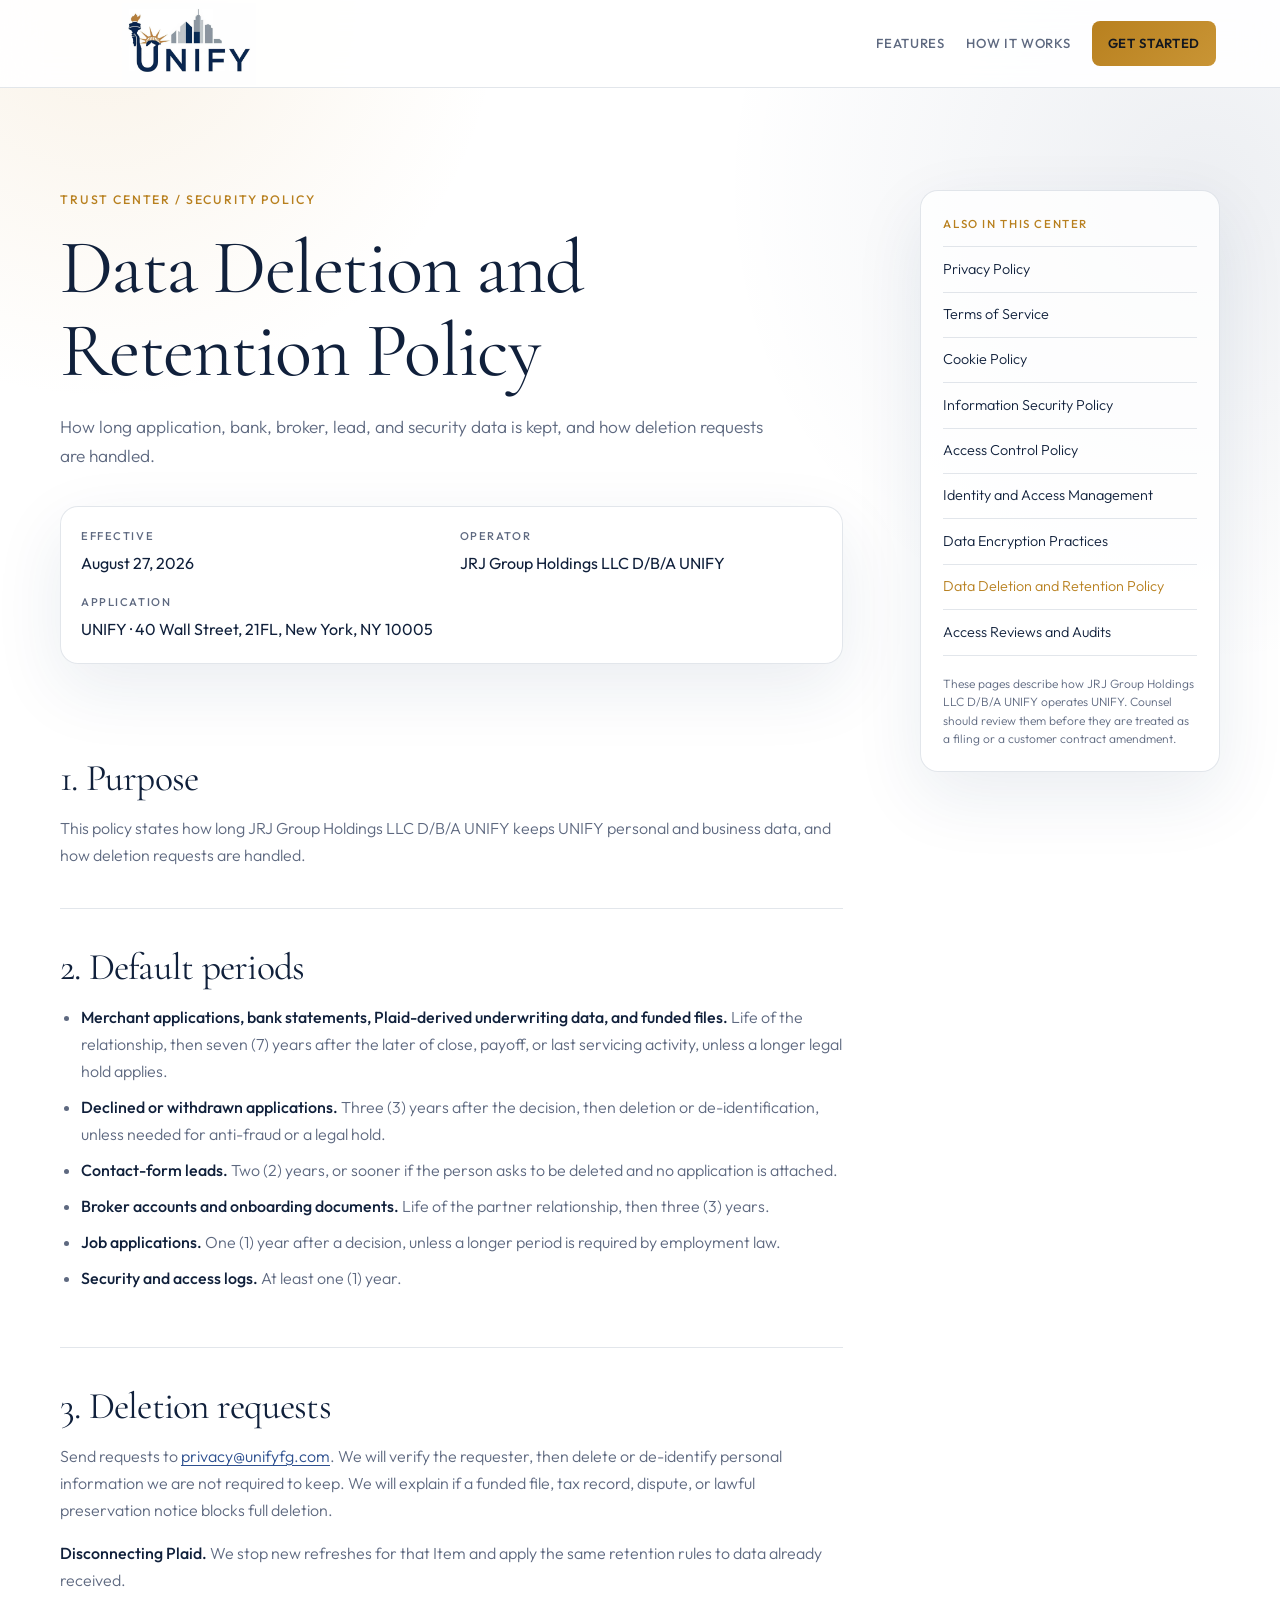
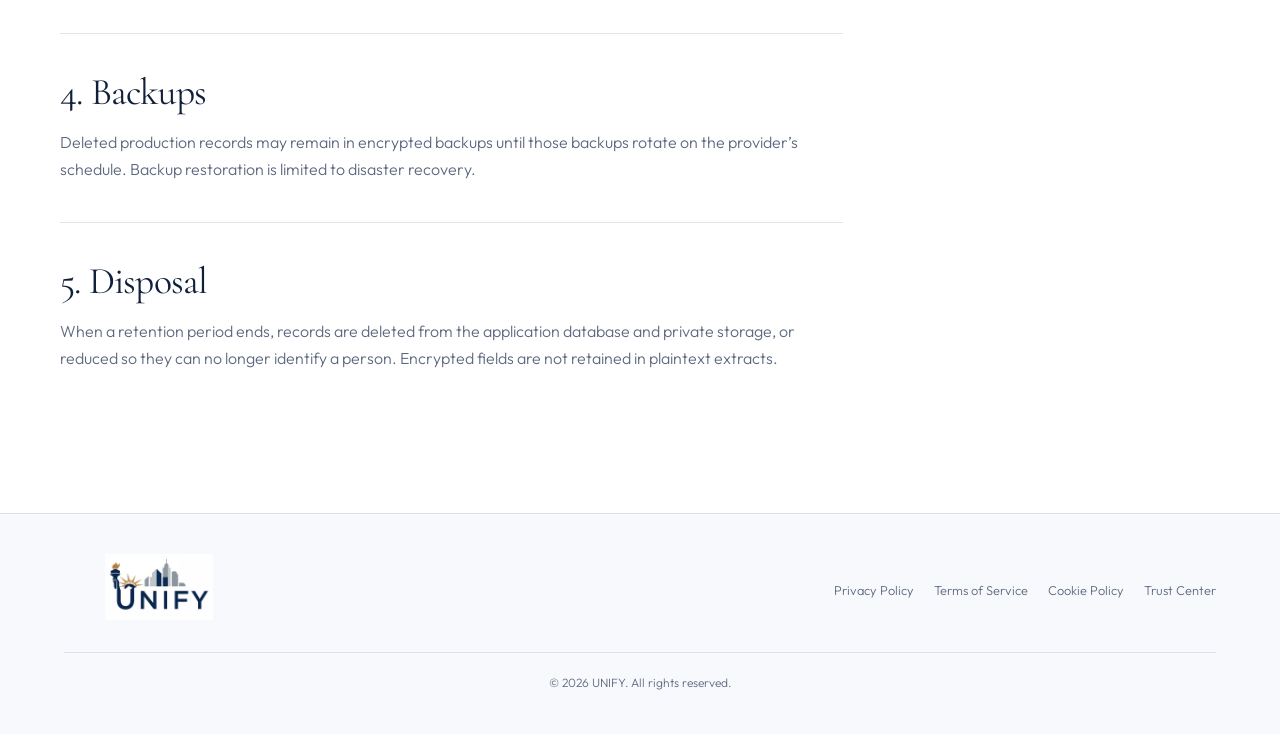
<file: legal/data-retention.html>
<!DOCTYPE html>
<html lang="en">
<head>
  <meta charset="UTF-8" /><meta name="viewport" content="width=device-width, initial-scale=1.0" /><meta name="description" content="How long UNIFY keeps application, bank, broker, lead, and security data and how deletion requests are handled." /><meta name="theme-color" content="#FFFFFF" /><title>Data Deletion and Retention Policy | UNIFY</title>
  <link rel="preconnect" href="https://fonts.googleapis.com" /><link rel="preconnect" href="https://fonts.gstatic.com" crossorigin /><link href="https://fonts.googleapis.com/css2?family=Cormorant+Garamond:wght@400;600&family=Outfit:wght@300;400;500;600&display=swap" rel="stylesheet" /><link rel="stylesheet" href="/legal.css" />
</head>
<body>
  <a class="skip-link" href="#main-content">Skip to main content</a><header class="site-header"><a class="site-logo" href="/" aria-label="UNIFY home"><img src="/unify-logo-wide.png" alt="UNIFY" /></a><nav class="site-nav" aria-label="Primary"><a href="/#features">Features</a><a href="/#how-it-works">How It Works</a><a class="primary-link" href="/apply">Get Started</a></nav></header>
  <main id="main-content" class="legal-shell">
    <article class="legal-main"><p class="breadcrumb"><a href="/legal">Trust Center</a> / Security policy</p><h1>Data Deletion and Retention Policy</h1><p class="lede">How long application, bank, broker, lead, and security data is kept, and how deletion requests are handled.</p><dl class="policy-meta"><div><dt>Effective</dt><dd>August 27, 2026</dd></div><div><dt>Operator</dt><dd>JRJ Group Holdings LLC D/B/A UNIFY</dd></div><div><dt>Application</dt><dd>UNIFY · 40 Wall Street, 21FL, New York, NY 10005</dd></div></dl>
      <section class="policy-section"><h2>1. Purpose</h2><p>This policy states how long JRJ Group Holdings LLC D/B/A UNIFY keeps UNIFY personal and business data, and how deletion requests are handled.</p></section>
      <section class="policy-section"><h2>2. Default periods</h2><ul><li><strong>Merchant applications, bank statements, Plaid-derived underwriting data, and funded files.</strong> Life of the relationship, then seven (7) years after the later of close, payoff, or last servicing activity, unless a longer legal hold applies.</li><li><strong>Declined or withdrawn applications.</strong> Three (3) years after the decision, then deletion or de-identification, unless needed for anti-fraud or a legal hold.</li><li><strong>Contact-form leads.</strong> Two (2) years, or sooner if the person asks to be deleted and no application is attached.</li><li><strong>Broker accounts and onboarding documents.</strong> Life of the partner relationship, then three (3) years.</li><li><strong>Job applications.</strong> One (1) year after a decision, unless a longer period is required by employment law.</li><li><strong>Security and access logs.</strong> At least one (1) year.</li></ul></section>
      <section class="policy-section"><h2>3. Deletion requests</h2><p>Send requests to <a href="mailto:privacy@unifyfg.com">privacy@unifyfg.com</a>. We will verify the requester, then delete or de-identify personal information we are not required to keep. We will explain if a funded file, tax record, dispute, or lawful preservation notice blocks full deletion.</p><p><strong>Disconnecting Plaid.</strong> We stop new refreshes for that Item and apply the same retention rules to data already received.</p></section>
      <section class="policy-section"><h2>4. Backups</h2><p>Deleted production records may remain in encrypted backups until those backups rotate on the provider’s schedule. Backup restoration is limited to disaster recovery.</p></section>
      <section class="policy-section"><h2>5. Disposal</h2><p>When a retention period ends, records are deleted from the application database and private storage, or reduced so they can no longer identify a person. Encrypted fields are not retained in plaintext extracts.</p></section>
    </article>
    <aside class="policy-aside" aria-label="Trust Center policies"><p class="aside-title">Also in this center</p><ul class="policy-list"><li><a href="/privacy">Privacy Policy</a></li><li><a href="/terms">Terms of Service</a></li><li><a href="/cookies">Cookie Policy</a></li><li><a href="/legal/information-security">Information Security Policy</a></li><li><a href="/legal/access-control">Access Control Policy</a></li><li><a href="/legal/identity-access">Identity and Access Management</a></li><li><a href="/legal/encryption">Data Encryption Practices</a></li><li><a aria-current="page" href="/legal/data-retention">Data Deletion and Retention Policy</a></li><li><a href="/legal/access-reviews">Access Reviews and Audits</a></li></ul><p class="review-note">These pages describe how JRJ Group Holdings LLC D/B/A UNIFY operates UNIFY. Counsel should review them before they are treated as a filing or a customer contract amendment.</p></aside>
  </main>
  <footer class="legal-footer"><div class="legal-footer-inner"><a href="/" aria-label="UNIFY home"><img src="/unify-logo-wide.png" alt="UNIFY" /></a><nav class="legal-footer-links" aria-label="Legal"><a href="/privacy">Privacy Policy</a><a href="/terms">Terms of Service</a><a href="/cookies">Cookie Policy</a><a href="/legal">Trust Center</a></nav></div><p class="copyright">© <span data-year></span> UNIFY. All rights reserved.</p></footer><script>document.querySelectorAll('[data-year]').forEach((node) => { node.textContent = new Date().getFullYear(); });</script>
</body>
</html>
</file>
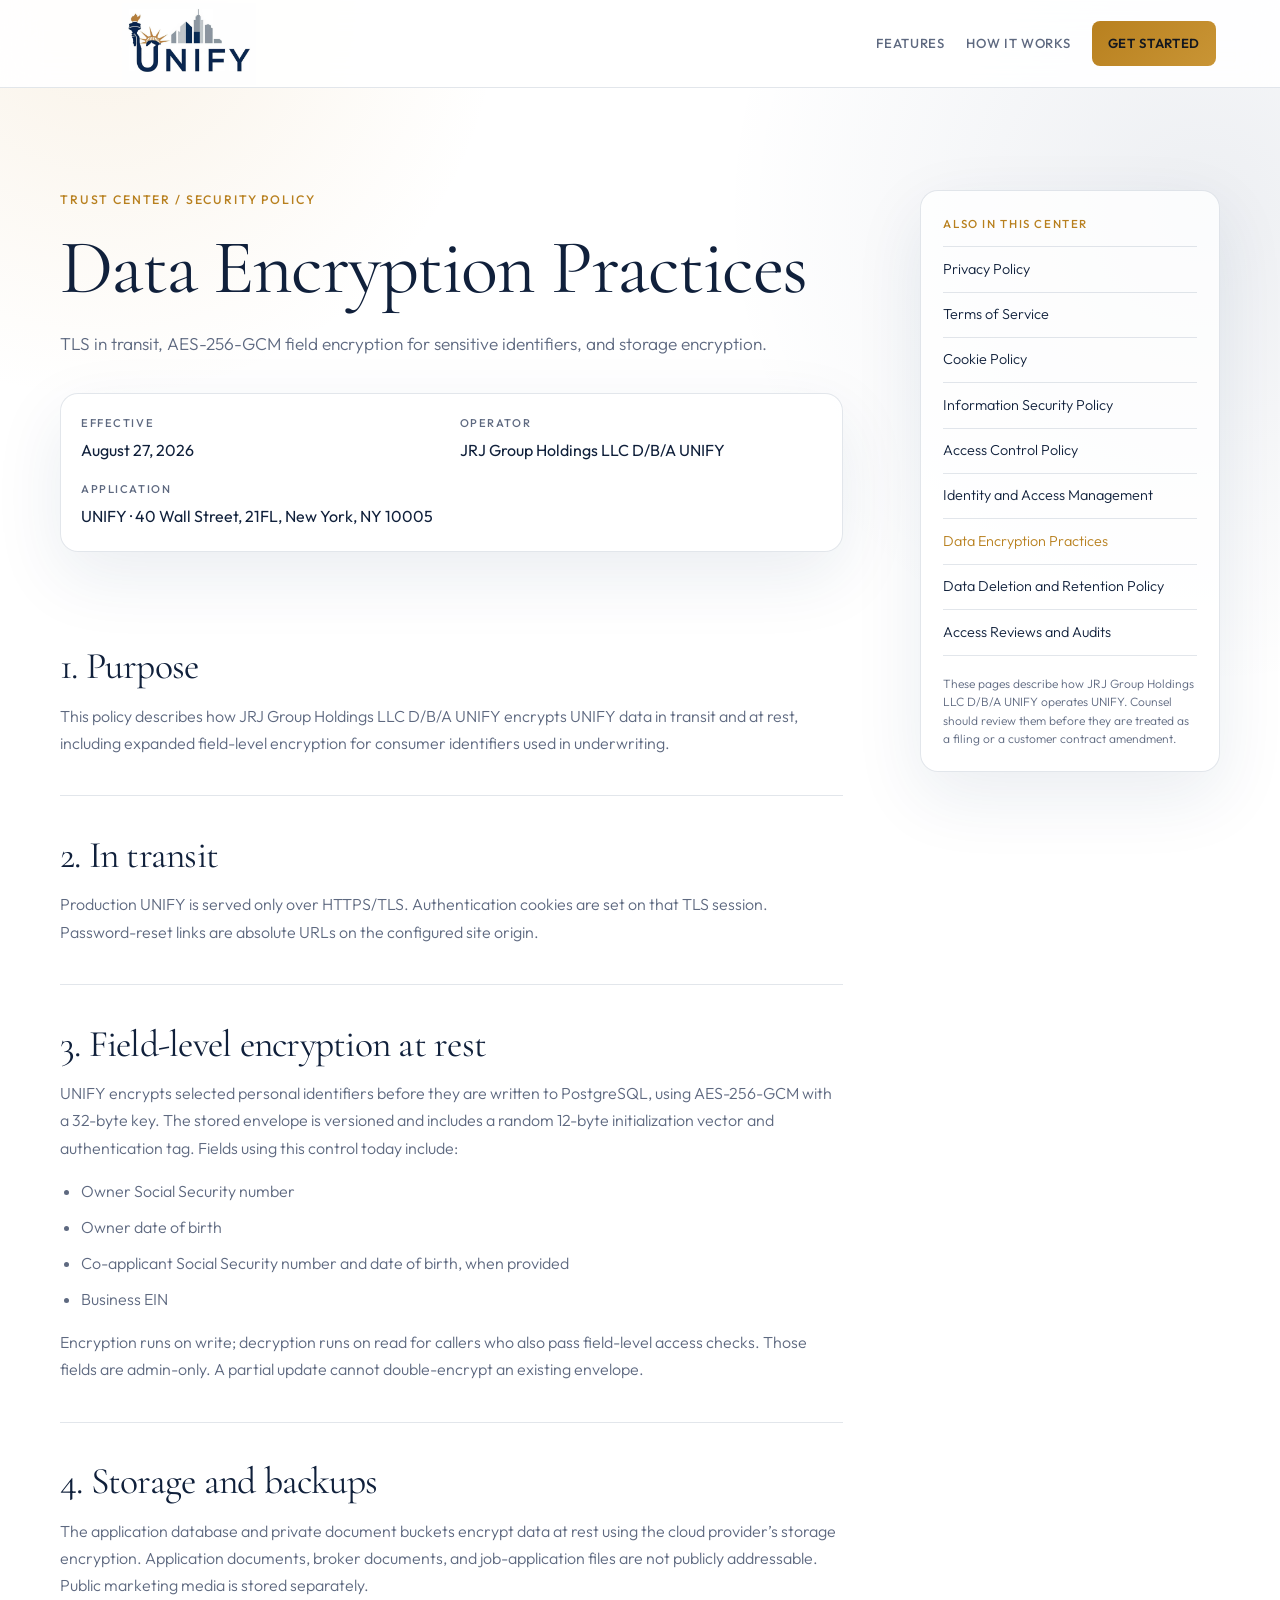
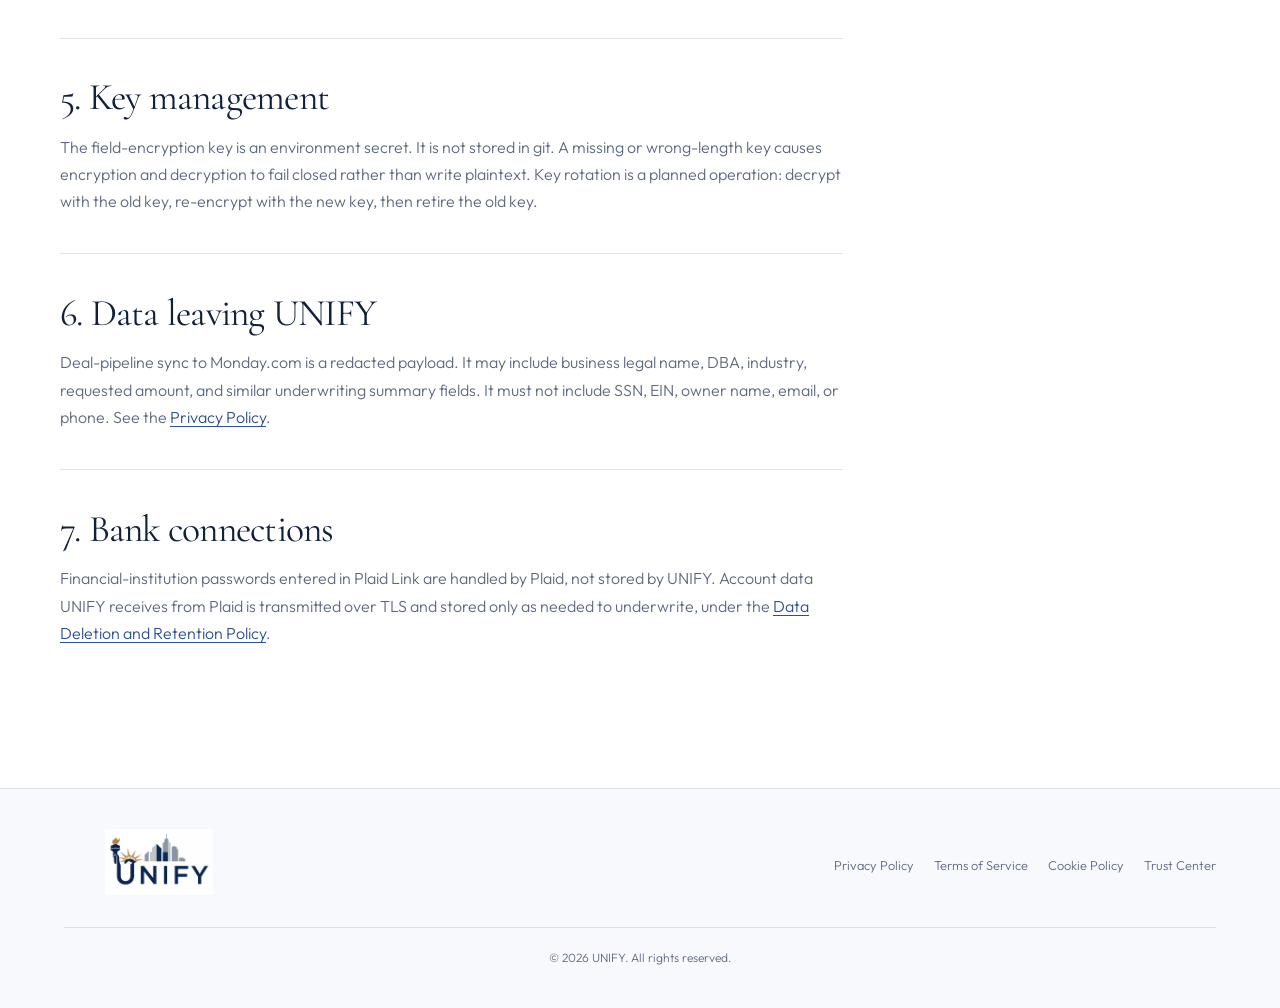
<file: legal/encryption.html>
<!DOCTYPE html>
<html lang="en">
<head>
  <meta charset="UTF-8" /><meta name="viewport" content="width=device-width, initial-scale=1.0" /><meta name="description" content="TLS in transit, field-level encryption, storage encryption, and key-management practices at UNIFY." /><meta name="theme-color" content="#FFFFFF" /><title>Data Encryption Practices | UNIFY</title>
  <link rel="preconnect" href="https://fonts.googleapis.com" /><link rel="preconnect" href="https://fonts.gstatic.com" crossorigin /><link href="https://fonts.googleapis.com/css2?family=Cormorant+Garamond:wght@400;600&family=Outfit:wght@300;400;500;600&display=swap" rel="stylesheet" /><link rel="stylesheet" href="/legal.css" />
</head>
<body>
  <a class="skip-link" href="#main-content">Skip to main content</a><header class="site-header"><a class="site-logo" href="/" aria-label="UNIFY home"><img src="/unify-logo-wide.png" alt="UNIFY" /></a><nav class="site-nav" aria-label="Primary"><a href="/#features">Features</a><a href="/#how-it-works">How It Works</a><a class="primary-link" href="/apply">Get Started</a></nav></header>
  <main id="main-content" class="legal-shell">
    <article class="legal-main"><p class="breadcrumb"><a href="/legal">Trust Center</a> / Security policy</p><h1>Data Encryption Practices</h1><p class="lede">TLS in transit, AES-256-GCM field encryption for sensitive identifiers, and storage encryption.</p><dl class="policy-meta"><div><dt>Effective</dt><dd>August 27, 2026</dd></div><div><dt>Operator</dt><dd>JRJ Group Holdings LLC D/B/A UNIFY</dd></div><div><dt>Application</dt><dd>UNIFY · 40 Wall Street, 21FL, New York, NY 10005</dd></div></dl>
      <section class="policy-section"><h2>1. Purpose</h2><p>This policy describes how JRJ Group Holdings LLC D/B/A UNIFY encrypts UNIFY data in transit and at rest, including expanded field-level encryption for consumer identifiers used in underwriting.</p></section>
      <section class="policy-section"><h2>2. In transit</h2><p>Production UNIFY is served only over HTTPS/TLS. Authentication cookies are set on that TLS session. Password-reset links are absolute URLs on the configured site origin.</p></section>
      <section class="policy-section"><h2>3. Field-level encryption at rest</h2><p>UNIFY encrypts selected personal identifiers before they are written to PostgreSQL, using AES-256-GCM with a 32-byte key. The stored envelope is versioned and includes a random 12-byte initialization vector and authentication tag. Fields using this control today include:</p><ul><li>Owner Social Security number</li><li>Owner date of birth</li><li>Co-applicant Social Security number and date of birth, when provided</li><li>Business EIN</li></ul><p>Encryption runs on write; decryption runs on read for callers who also pass field-level access checks. Those fields are admin-only. A partial update cannot double-encrypt an existing envelope.</p></section>
      <section class="policy-section"><h2>4. Storage and backups</h2><p>The application database and private document buckets encrypt data at rest using the cloud provider’s storage encryption. Application documents, broker documents, and job-application files are not publicly addressable. Public marketing media is stored separately.</p></section>
      <section class="policy-section"><h2>5. Key management</h2><p>The field-encryption key is an environment secret. It is not stored in git. A missing or wrong-length key causes encryption and decryption to fail closed rather than write plaintext. Key rotation is a planned operation: decrypt with the old key, re-encrypt with the new key, then retire the old key.</p></section>
      <section class="policy-section"><h2>6. Data leaving UNIFY</h2><p>Deal-pipeline sync to Monday.com is a redacted payload. It may include business legal name, DBA, industry, requested amount, and similar underwriting summary fields. It must not include SSN, EIN, owner name, email, or phone. See the <a href="/privacy">Privacy Policy</a>.</p></section>
      <section class="policy-section"><h2>7. Bank connections</h2><p>Financial-institution passwords entered in Plaid Link are handled by Plaid, not stored by UNIFY. Account data UNIFY receives from Plaid is transmitted over TLS and stored only as needed to underwrite, under the <a href="/legal/data-retention">Data Deletion and Retention Policy</a>.</p></section>
    </article>
    <aside class="policy-aside" aria-label="Trust Center policies"><p class="aside-title">Also in this center</p><ul class="policy-list"><li><a href="/privacy">Privacy Policy</a></li><li><a href="/terms">Terms of Service</a></li><li><a href="/cookies">Cookie Policy</a></li><li><a href="/legal/information-security">Information Security Policy</a></li><li><a href="/legal/access-control">Access Control Policy</a></li><li><a href="/legal/identity-access">Identity and Access Management</a></li><li><a aria-current="page" href="/legal/encryption">Data Encryption Practices</a></li><li><a href="/legal/data-retention">Data Deletion and Retention Policy</a></li><li><a href="/legal/access-reviews">Access Reviews and Audits</a></li></ul><p class="review-note">These pages describe how JRJ Group Holdings LLC D/B/A UNIFY operates UNIFY. Counsel should review them before they are treated as a filing or a customer contract amendment.</p></aside>
  </main>
  <footer class="legal-footer"><div class="legal-footer-inner"><a href="/" aria-label="UNIFY home"><img src="/unify-logo-wide.png" alt="UNIFY" /></a><nav class="legal-footer-links" aria-label="Legal"><a href="/privacy">Privacy Policy</a><a href="/terms">Terms of Service</a><a href="/cookies">Cookie Policy</a><a href="/legal">Trust Center</a></nav></div><p class="copyright">© <span data-year></span> UNIFY. All rights reserved.</p></footer><script>document.querySelectorAll('[data-year]').forEach((node) => { node.textContent = new Date().getFullYear(); });</script>
</body>
</html>
</file>
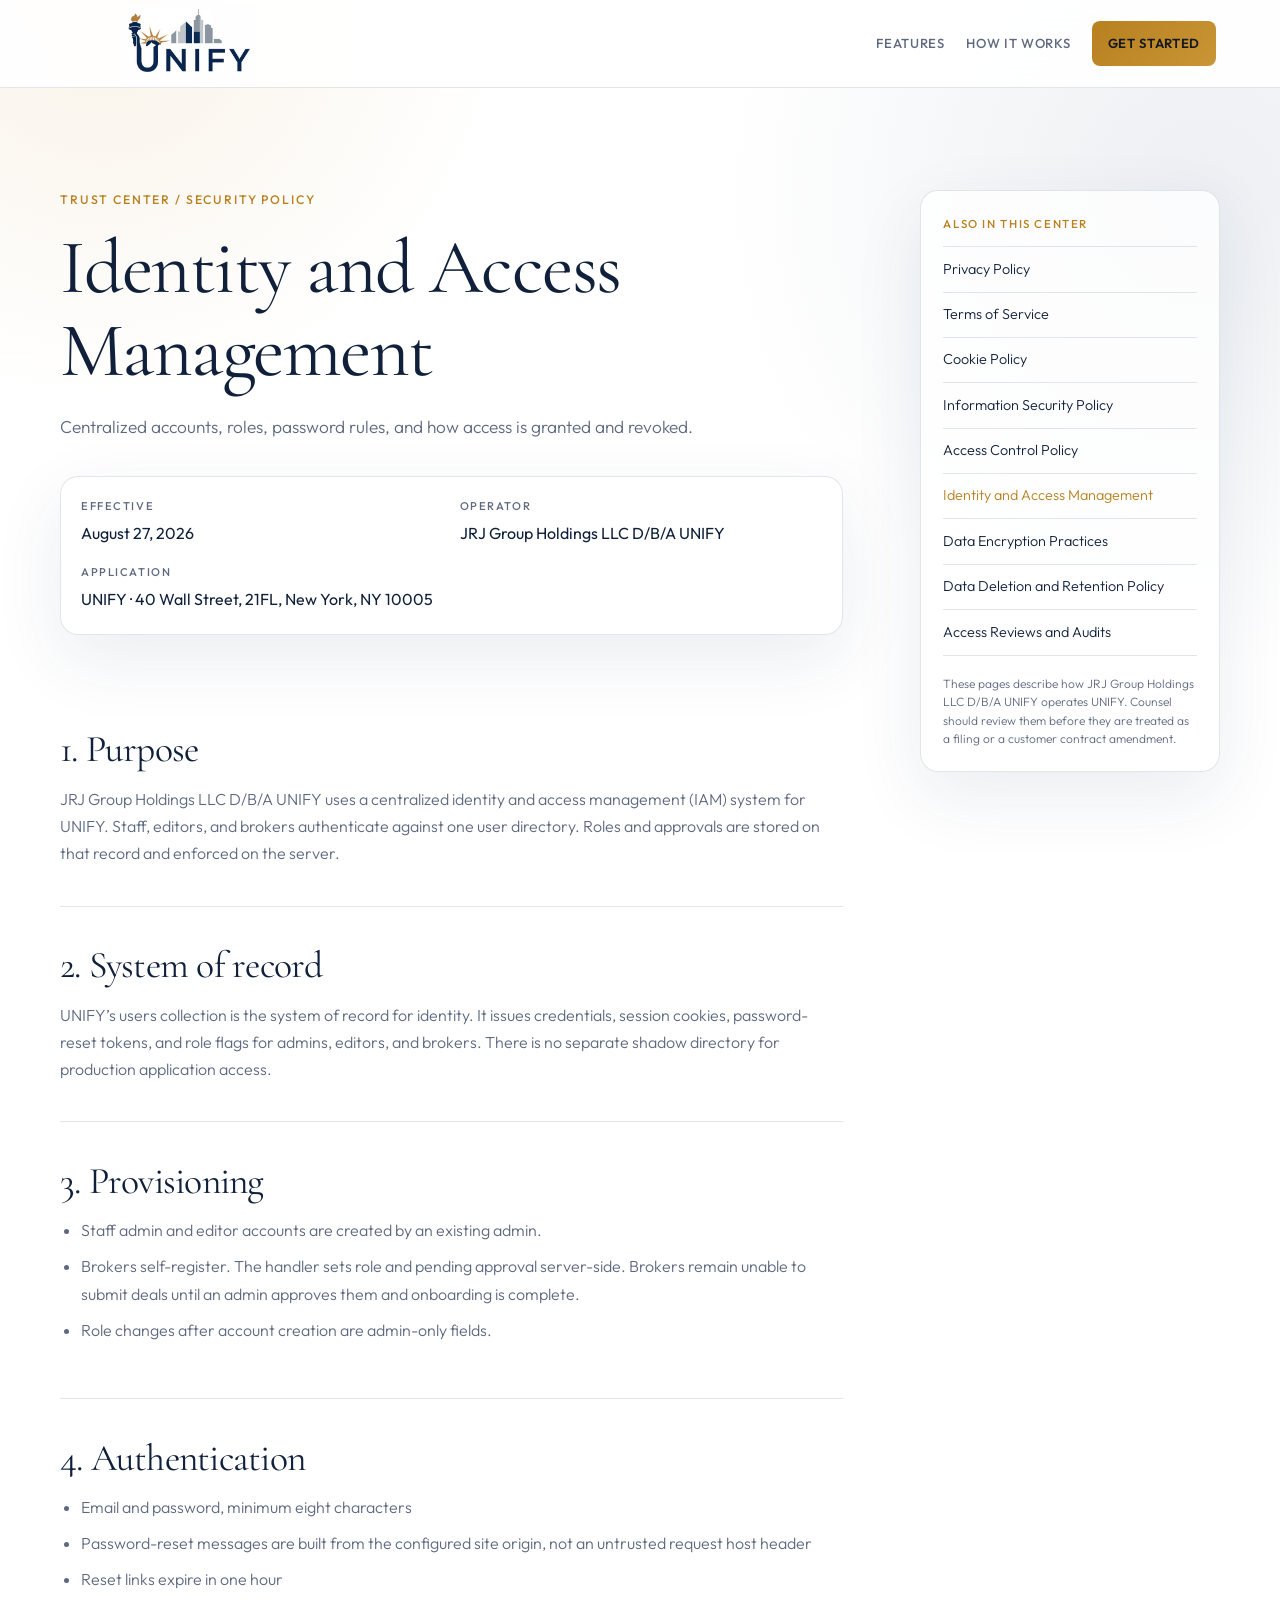
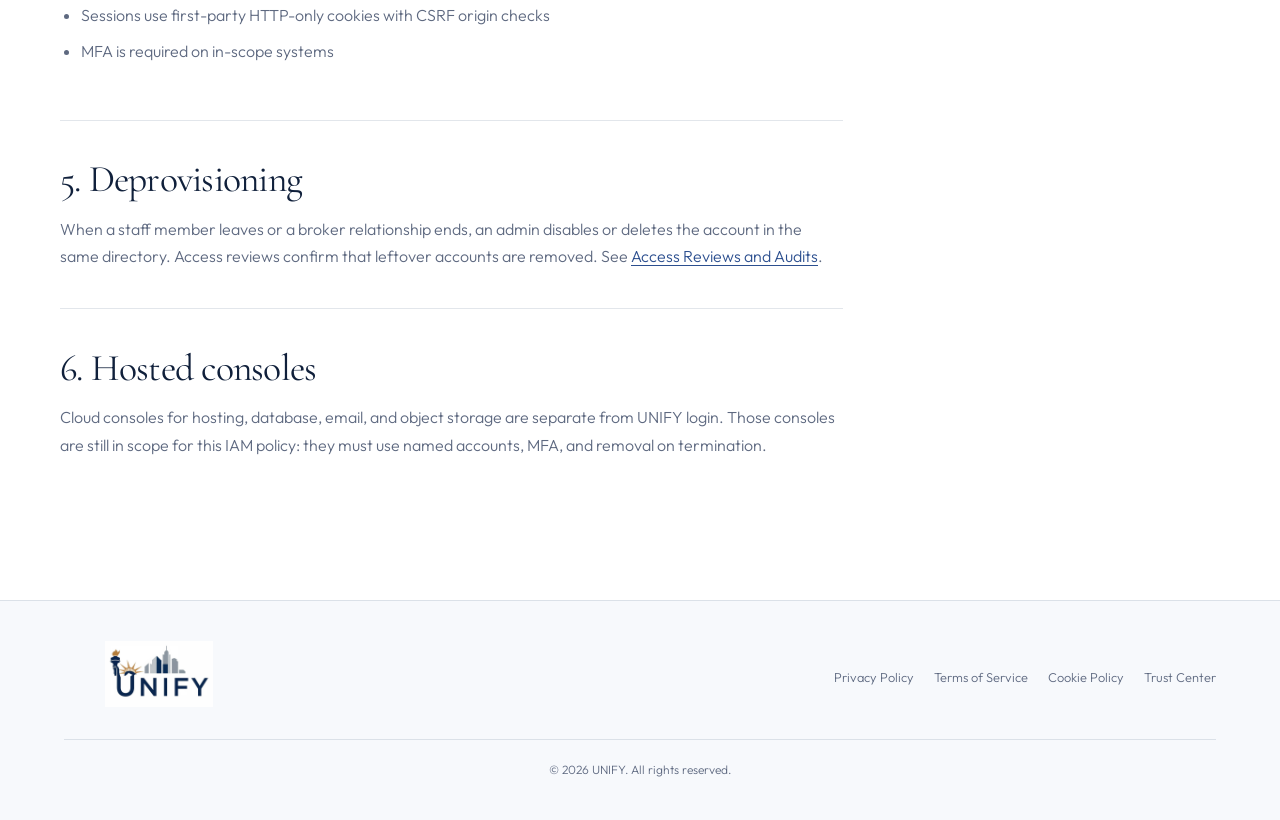
<file: legal/identity-access.html>
<!DOCTYPE html>
<html lang="en">
<head>
  <meta charset="UTF-8" /><meta name="viewport" content="width=device-width, initial-scale=1.0" /><meta name="description" content="Centralized accounts, roles, authentication rules, and how UNIFY access is granted and revoked." /><meta name="theme-color" content="#FFFFFF" /><title>Identity and Access Management | UNIFY</title>
  <link rel="preconnect" href="https://fonts.googleapis.com" /><link rel="preconnect" href="https://fonts.gstatic.com" crossorigin /><link href="https://fonts.googleapis.com/css2?family=Cormorant+Garamond:wght@400;600&family=Outfit:wght@300;400;500;600&display=swap" rel="stylesheet" /><link rel="stylesheet" href="/legal.css" />
</head>
<body>
  <a class="skip-link" href="#main-content">Skip to main content</a><header class="site-header"><a class="site-logo" href="/" aria-label="UNIFY home"><img src="/unify-logo-wide.png" alt="UNIFY" /></a><nav class="site-nav" aria-label="Primary"><a href="/#features">Features</a><a href="/#how-it-works">How It Works</a><a class="primary-link" href="/apply">Get Started</a></nav></header>
  <main id="main-content" class="legal-shell">
    <article class="legal-main"><p class="breadcrumb"><a href="/legal">Trust Center</a> / Security policy</p><h1>Identity and Access Management</h1><p class="lede">Centralized accounts, roles, password rules, and how access is granted and revoked.</p><dl class="policy-meta"><div><dt>Effective</dt><dd>August 27, 2026</dd></div><div><dt>Operator</dt><dd>JRJ Group Holdings LLC D/B/A UNIFY</dd></div><div><dt>Application</dt><dd>UNIFY · 40 Wall Street, 21FL, New York, NY 10005</dd></div></dl>
      <section class="policy-section"><h2>1. Purpose</h2><p>JRJ Group Holdings LLC D/B/A UNIFY uses a centralized identity and access management (IAM) system for UNIFY. Staff, editors, and brokers authenticate against one user directory. Roles and approvals are stored on that record and enforced on the server.</p></section>
      <section class="policy-section"><h2>2. System of record</h2><p>UNIFY’s users collection is the system of record for identity. It issues credentials, session cookies, password-reset tokens, and role flags for admins, editors, and brokers. There is no separate shadow directory for production application access.</p></section>
      <section class="policy-section"><h2>3. Provisioning</h2><ul><li>Staff admin and editor accounts are created by an existing admin.</li><li>Brokers self-register. The handler sets role and pending approval server-side. Brokers remain unable to submit deals until an admin approves them and onboarding is complete.</li><li>Role changes after account creation are admin-only fields.</li></ul></section>
      <section class="policy-section"><h2>4. Authentication</h2><ul><li>Email and password, minimum eight characters</li><li>Password-reset messages are built from the configured site origin, not an untrusted request host header</li><li>Reset links expire in one hour</li><li>Sessions use first-party HTTP-only cookies with CSRF origin checks</li><li>MFA is required on in-scope systems</li></ul></section>
      <section class="policy-section"><h2>5. Deprovisioning</h2><p>When a staff member leaves or a broker relationship ends, an admin disables or deletes the account in the same directory. Access reviews confirm that leftover accounts are removed. See <a href="/legal/access-reviews">Access Reviews and Audits</a>.</p></section>
      <section class="policy-section"><h2>6. Hosted consoles</h2><p>Cloud consoles for hosting, database, email, and object storage are separate from UNIFY login. Those consoles are still in scope for this IAM policy: they must use named accounts, MFA, and removal on termination.</p></section>
    </article>
    <aside class="policy-aside" aria-label="Trust Center policies"><p class="aside-title">Also in this center</p><ul class="policy-list"><li><a href="/privacy">Privacy Policy</a></li><li><a href="/terms">Terms of Service</a></li><li><a href="/cookies">Cookie Policy</a></li><li><a href="/legal/information-security">Information Security Policy</a></li><li><a href="/legal/access-control">Access Control Policy</a></li><li><a aria-current="page" href="/legal/identity-access">Identity and Access Management</a></li><li><a href="/legal/encryption">Data Encryption Practices</a></li><li><a href="/legal/data-retention">Data Deletion and Retention Policy</a></li><li><a href="/legal/access-reviews">Access Reviews and Audits</a></li></ul><p class="review-note">These pages describe how JRJ Group Holdings LLC D/B/A UNIFY operates UNIFY. Counsel should review them before they are treated as a filing or a customer contract amendment.</p></aside>
  </main>
  <footer class="legal-footer"><div class="legal-footer-inner"><a href="/" aria-label="UNIFY home"><img src="/unify-logo-wide.png" alt="UNIFY" /></a><nav class="legal-footer-links" aria-label="Legal"><a href="/privacy">Privacy Policy</a><a href="/terms">Terms of Service</a><a href="/cookies">Cookie Policy</a><a href="/legal">Trust Center</a></nav></div><p class="copyright">© <span data-year></span> UNIFY. All rights reserved.</p></footer><script>document.querySelectorAll('[data-year]').forEach((node) => { node.textContent = new Date().getFullYear(); });</script>
</body>
</html>
</file>
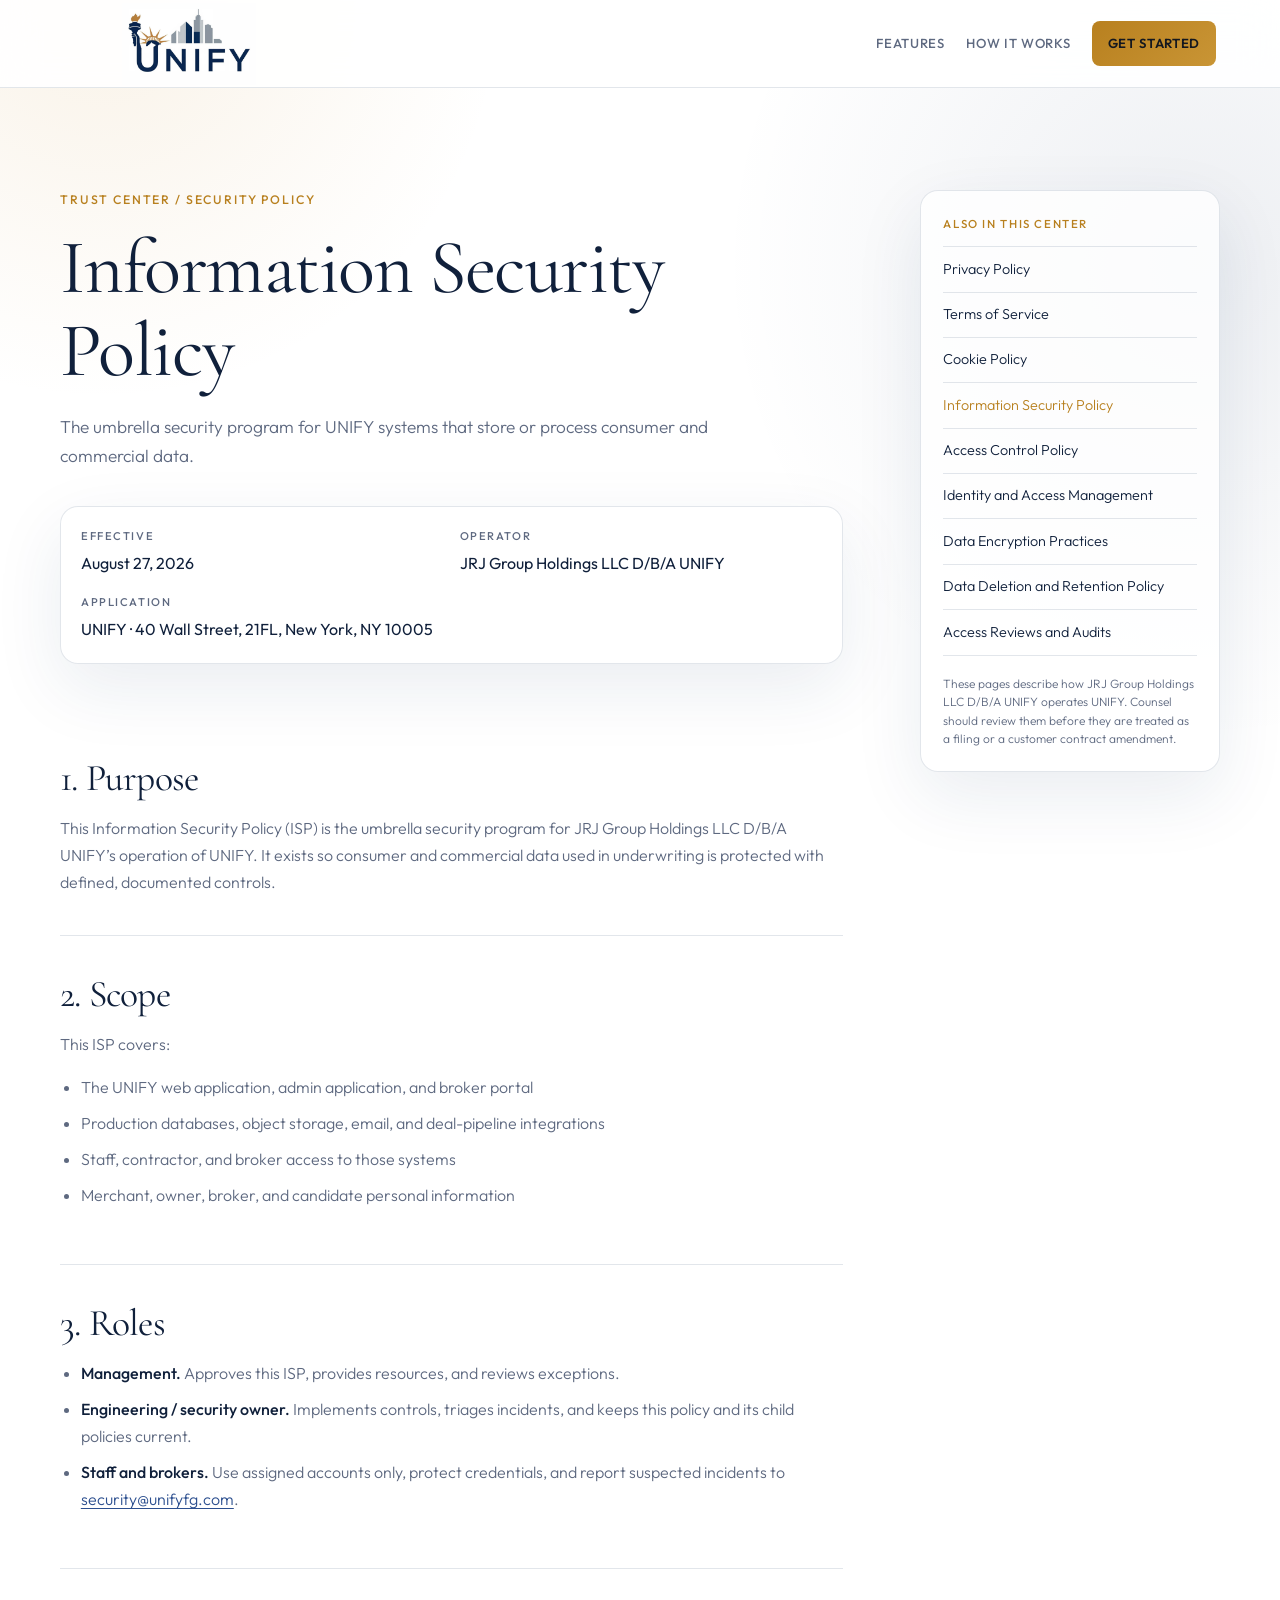
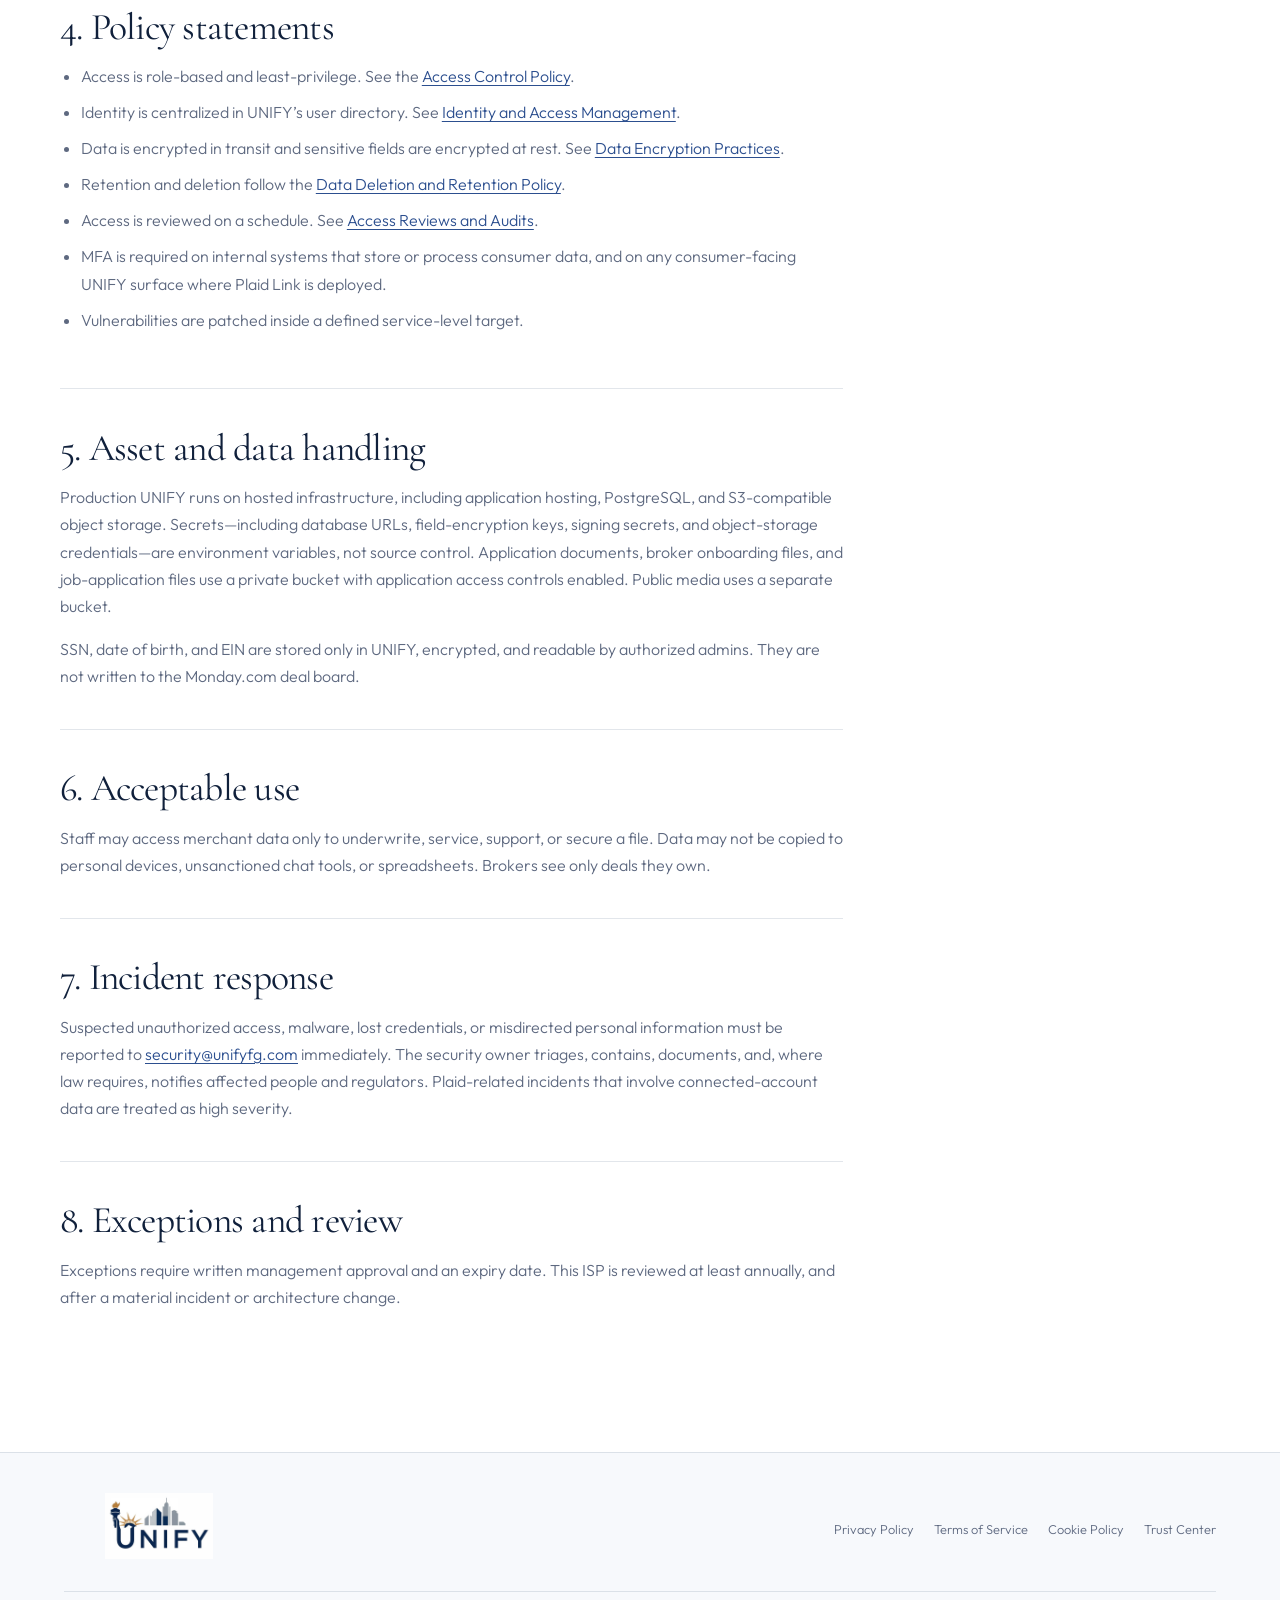
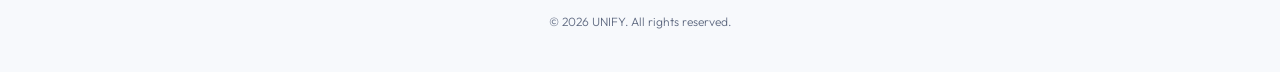
<file: legal/information-security.html>
<!DOCTYPE html>
<html lang="en">
<head>
  <meta charset="UTF-8" />
  <meta name="viewport" content="width=device-width, initial-scale=1.0" />
  <meta name="description" content="The umbrella information security program for UNIFY systems that store or process consumer and commercial data." />
  <meta name="theme-color" content="#FFFFFF" />
  <title>Information Security Policy | UNIFY</title>
  <link rel="preconnect" href="https://fonts.googleapis.com" /><link rel="preconnect" href="https://fonts.gstatic.com" crossorigin /><link href="https://fonts.googleapis.com/css2?family=Cormorant+Garamond:wght@400;600&family=Outfit:wght@300;400;500;600&display=swap" rel="stylesheet" /><link rel="stylesheet" href="/legal.css" />
</head>
<body>
  <a class="skip-link" href="#main-content">Skip to main content</a>
  <header class="site-header"><a class="site-logo" href="/" aria-label="UNIFY home"><img src="/unify-logo-wide.png" alt="UNIFY" /></a><nav class="site-nav" aria-label="Primary"><a href="/#features">Features</a><a href="/#how-it-works">How It Works</a><a class="primary-link" href="/apply">Get Started</a></nav></header>
  <main id="main-content" class="legal-shell">
    <article class="legal-main">
      <p class="breadcrumb"><a href="/legal">Trust Center</a> / Security policy</p>
      <h1>Information Security Policy</h1>
      <p class="lede">The umbrella security program for UNIFY systems that store or process consumer and commercial data.</p>
      <dl class="policy-meta"><div><dt>Effective</dt><dd>August 27, 2026</dd></div><div><dt>Operator</dt><dd>JRJ Group Holdings LLC D/B/A UNIFY</dd></div><div><dt>Application</dt><dd>UNIFY · 40 Wall Street, 21FL, New York, NY 10005</dd></div></dl>

      <section class="policy-section"><h2>1. Purpose</h2><p>This Information Security Policy (ISP) is the umbrella security program for JRJ Group Holdings LLC D/B/A UNIFY’s operation of UNIFY. It exists so consumer and commercial data used in underwriting is protected with defined, documented controls.</p></section>
      <section class="policy-section"><h2>2. Scope</h2><p>This ISP covers:</p><ul><li>The UNIFY web application, admin application, and broker portal</li><li>Production databases, object storage, email, and deal-pipeline integrations</li><li>Staff, contractor, and broker access to those systems</li><li>Merchant, owner, broker, and candidate personal information</li></ul></section>
      <section class="policy-section"><h2>3. Roles</h2><ul><li><strong>Management.</strong> Approves this ISP, provides resources, and reviews exceptions.</li><li><strong>Engineering / security owner.</strong> Implements controls, triages incidents, and keeps this policy and its child policies current.</li><li><strong>Staff and brokers.</strong> Use assigned accounts only, protect credentials, and report suspected incidents to <a href="mailto:security@unifyfg.com">security@unifyfg.com</a>.</li></ul></section>
      <section class="policy-section"><h2>4. Policy statements</h2><ul><li>Access is role-based and least-privilege. See the <a href="/legal/access-control">Access Control Policy</a>.</li><li>Identity is centralized in UNIFY’s user directory. See <a href="/legal/identity-access">Identity and Access Management</a>.</li><li>Data is encrypted in transit and sensitive fields are encrypted at rest. See <a href="/legal/encryption">Data Encryption Practices</a>.</li><li>Retention and deletion follow the <a href="/legal/data-retention">Data Deletion and Retention Policy</a>.</li><li>Access is reviewed on a schedule. See <a href="/legal/access-reviews">Access Reviews and Audits</a>.</li><li>MFA is required on internal systems that store or process consumer data, and on any consumer-facing UNIFY surface where Plaid Link is deployed.</li><li>Vulnerabilities are patched inside a defined service-level target.</li></ul></section>
      <section class="policy-section"><h2>5. Asset and data handling</h2><p>Production UNIFY runs on hosted infrastructure, including application hosting, PostgreSQL, and S3-compatible object storage. Secrets—including database URLs, field-encryption keys, signing secrets, and object-storage credentials—are environment variables, not source control. Application documents, broker onboarding files, and job-application files use a private bucket with application access controls enabled. Public media uses a separate bucket.</p><p>SSN, date of birth, and EIN are stored only in UNIFY, encrypted, and readable by authorized admins. They are not written to the Monday.com deal board.</p></section>
      <section class="policy-section"><h2>6. Acceptable use</h2><p>Staff may access merchant data only to underwrite, service, support, or secure a file. Data may not be copied to personal devices, unsanctioned chat tools, or spreadsheets. Brokers see only deals they own.</p></section>
      <section class="policy-section"><h2>7. Incident response</h2><p>Suspected unauthorized access, malware, lost credentials, or misdirected personal information must be reported to <a href="mailto:security@unifyfg.com">security@unifyfg.com</a> immediately. The security owner triages, contains, documents, and, where law requires, notifies affected people and regulators. Plaid-related incidents that involve connected-account data are treated as high severity.</p></section>
      <section class="policy-section"><h2>8. Exceptions and review</h2><p>Exceptions require written management approval and an expiry date. This ISP is reviewed at least annually, and after a material incident or architecture change.</p></section>
    </article>
    <aside class="policy-aside" aria-label="Trust Center policies"><p class="aside-title">Also in this center</p><ul class="policy-list"><li><a href="/privacy">Privacy Policy</a></li><li><a href="/terms">Terms of Service</a></li><li><a href="/cookies">Cookie Policy</a></li><li><a aria-current="page" href="/legal/information-security">Information Security Policy</a></li><li><a href="/legal/access-control">Access Control Policy</a></li><li><a href="/legal/identity-access">Identity and Access Management</a></li><li><a href="/legal/encryption">Data Encryption Practices</a></li><li><a href="/legal/data-retention">Data Deletion and Retention Policy</a></li><li><a href="/legal/access-reviews">Access Reviews and Audits</a></li></ul><p class="review-note">These pages describe how JRJ Group Holdings LLC D/B/A UNIFY operates UNIFY. Counsel should review them before they are treated as a filing or a customer contract amendment.</p></aside>
  </main>
  <footer class="legal-footer"><div class="legal-footer-inner"><a href="/" aria-label="UNIFY home"><img src="/unify-logo-wide.png" alt="UNIFY" /></a><nav class="legal-footer-links" aria-label="Legal"><a href="/privacy">Privacy Policy</a><a href="/terms">Terms of Service</a><a href="/cookies">Cookie Policy</a><a href="/legal">Trust Center</a></nav></div><p class="copyright">© <span data-year></span> UNIFY. All rights reserved.</p></footer><script>document.querySelectorAll('[data-year]').forEach((node) => { node.textContent = new Date().getFullYear(); });</script>
</body>
</html>
</file>
<file: legal.css>
:root {
  --bg: #ffffff;
  --surface: #f7f9fc;
  --surface-strong: #eef2f8;
  --navy: #17325f;
  --navy-mid: #2c4f8f;
  --gold: #b8801f;
  --gold-light: #d39f4c;
  --text: #10203b;
  --muted: #5e6980;
  --border: rgba(23, 50, 95, 0.12);
  --shadow: 0 24px 70px rgba(23, 50, 95, 0.09);
}

*, *::before, *::after { box-sizing: border-box; }

html { scroll-behavior: smooth; }

body {
  margin: 0;
  color: var(--text);
  background:
    radial-gradient(circle at 8% 0%, rgba(211, 159, 76, 0.13), transparent 25rem),
    radial-gradient(circle at 94% 8%, rgba(23, 50, 95, 0.08), transparent 30rem),
    var(--bg);
  font-family: 'Outfit', sans-serif;
  font-weight: 300;
  line-height: 1.7;
}

a { color: inherit; }

.skip-link {
  position: fixed;
  top: -60px;
  left: 1rem;
  z-index: 100;
  padding: 0.75rem 1rem;
  border-radius: 8px;
  background: var(--gold);
  color: #111827;
  font-weight: 600;
  text-decoration: none;
  transition: top 0.2s ease;
}

.skip-link:focus { top: 1rem; }

.site-header {
  position: sticky;
  top: 0;
  z-index: 40;
  display: flex;
  min-height: 88px;
  align-items: center;
  justify-content: space-between;
  gap: 1.5rem;
  padding: 0 clamp(1.25rem, 5vw, 4rem);
  border-bottom: 1px solid var(--border);
  background: rgba(255, 255, 255, 0.9);
  backdrop-filter: blur(18px);
}

.site-logo {
  display: inline-flex;
  align-items: center;
  text-decoration: none;
}

.site-logo img {
  display: block;
  width: min(250px, 48vw);
  height: 82px;
  object-fit: contain;
}

.site-nav {
  display: flex;
  align-items: center;
  gap: 1.35rem;
}

.site-nav a {
  color: var(--muted);
  font-size: 0.82rem;
  font-weight: 500;
  letter-spacing: 0.05em;
  text-decoration: none;
  text-transform: uppercase;
}

.site-nav a:hover,
.site-nav a:focus-visible { color: var(--gold); }

.site-nav .primary-link {
  padding: 0.7rem 1rem;
  border-radius: 8px;
  background: linear-gradient(135deg, var(--gold), #c99535);
  color: #14181f;
  font-weight: 600;
}

.legal-shell {
  display: grid;
  grid-template-columns: minmax(0, 1fr) minmax(230px, 300px);
  gap: clamp(2.5rem, 6vw, 5rem);
  width: min(1160px, calc(100% - 2.5rem));
  margin: 0 auto;
  padding: clamp(4rem, 8vw, 7rem) 0;
}

.legal-main { min-width: 0; }

.breadcrumb {
  margin: 0 0 1rem;
  color: var(--gold);
  font-size: 0.77rem;
  font-weight: 500;
  letter-spacing: 0.15em;
  text-transform: uppercase;
}

.breadcrumb a { text-decoration: none; }
.breadcrumb a:hover { color: var(--navy); }

h1, h2, h3 {
  margin-top: 0;
  color: var(--text);
  font-family: 'Cormorant Garamond', serif;
  font-weight: 400;
  letter-spacing: -0.02em;
  line-height: 1.08;
}

h1 {
  max-width: 820px;
  margin-bottom: 1.15rem;
  font-size: clamp(3rem, 6vw, 5.6rem);
}

h2 {
  margin-bottom: 1rem;
  font-size: clamp(1.75rem, 3vw, 2.35rem);
}

h3 { font-size: 1.35rem; }

.lede {
  max-width: 720px;
  margin: 0;
  color: var(--muted);
  font-size: 1.08rem;
}

.policy-meta {
  display: grid;
  grid-template-columns: repeat(2, minmax(0, 1fr));
  gap: 1rem;
  margin: 2.2rem 0 3.5rem;
  padding: 1.25rem;
  border: 1px solid var(--border);
  border-radius: 18px;
  background: rgba(255, 255, 255, 0.74);
  box-shadow: var(--shadow);
}

.policy-meta div:last-child { grid-column: 1 / -1; }

.policy-meta dt {
  color: var(--muted);
  font-size: 0.7rem;
  font-weight: 500;
  letter-spacing: 0.14em;
  text-transform: uppercase;
}

.policy-meta dd {
  margin: 0.25rem 0 0;
  color: var(--text);
  font-weight: 400;
}

.policy-section {
  padding: 2.4rem 0;
  border-top: 1px solid var(--border);
  scroll-margin-top: 110px;
}

.policy-section:first-of-type { border-top: 0; }

.policy-section p,
.policy-section li { color: var(--muted); }

.policy-section p { margin: 0 0 1rem; }
.policy-section p:last-child { margin-bottom: 0; }
.policy-section ul { margin: 1rem 0; padding-left: 1.3rem; }
.policy-section li + li { margin-top: 0.55rem; }
.policy-section strong { color: var(--text); font-weight: 500; }
.policy-section a { color: var(--navy-mid); text-underline-offset: 3px; }

.policy-aside {
  position: sticky;
  top: 118px;
  align-self: start;
  padding: 1.4rem;
  border: 1px solid var(--border);
  border-radius: 18px;
  background: rgba(255, 255, 255, 0.78);
  box-shadow: var(--shadow);
}

.aside-title {
  margin: 0 0 0.8rem;
  color: var(--gold);
  font-size: 0.72rem;
  font-weight: 500;
  letter-spacing: 0.14em;
  text-transform: uppercase;
}

.policy-list { margin: 0; padding: 0; list-style: none; }

.policy-list li { border-top: 1px solid var(--border); }
.policy-list li:last-child { border-bottom: 1px solid var(--border); }

.policy-list a {
  display: block;
  padding: 0.78rem 0;
  color: var(--text);
  font-size: 0.9rem;
  line-height: 1.35;
  text-decoration: none;
}

.policy-list a:hover,
.policy-list a[aria-current='page'] { color: var(--gold); }

.review-note {
  margin: 1.2rem 0 0;
  color: var(--muted);
  font-size: 0.75rem;
  line-height: 1.55;
}

.trust-intro {
  width: min(1040px, calc(100% - 2.5rem));
  margin: 0 auto;
  padding: clamp(4rem, 8vw, 7rem) 0 2rem;
}

.trust-groups {
  width: min(1040px, calc(100% - 2.5rem));
  margin: 0 auto;
  padding: 0 0 clamp(4rem, 8vw, 7rem);
}

.policy-group + .policy-group { margin-top: clamp(3rem, 6vw, 4.5rem); }

.group-eyebrow {
  margin: 0 0 0.35rem;
  color: var(--gold);
  font-size: 0.75rem;
  font-weight: 500;
  letter-spacing: 0.15em;
  text-transform: uppercase;
}

.group-title { margin: 0 0 0.6rem; font-size: clamp(1.6rem, 3vw, 2.1rem); }

.policy-row {
  display: grid;
  grid-template-columns: minmax(0, 1fr) minmax(0, 22rem);
  gap: 2rem;
  align-items: start;
  padding: 1.5rem 0;
  border-top: 1px solid var(--border);
  text-decoration: none;
  transition: color 0.2s ease;
}

.policy-row:last-child { border-bottom: 1px solid var(--border); }

.row-name {
  color: var(--text);
  font-family: 'Cormorant Garamond', serif;
  font-size: 1.4rem;
  line-height: 1.2;
}

.row-desc {
  color: var(--muted);
  font-size: 0.9rem;
  line-height: 1.5;
  text-align: right;
}

.policy-row:hover .row-name,
.policy-row:focus-visible .row-name { color: var(--gold); }

.legal-footer {
  padding: 2.5rem clamp(1.25rem, 5vw, 4rem);
  border-top: 1px solid var(--border);
  background: var(--surface);
}

.legal-footer-inner {
  display: flex;
  align-items: center;
  justify-content: space-between;
  gap: 2rem;
  width: min(1160px, 100%);
  margin: 0 auto;
}

.legal-footer img { width: 190px; height: 66px; object-fit: contain; }

.legal-footer-links {
  display: flex;
  flex-wrap: wrap;
  justify-content: flex-end;
  gap: 0.75rem 1.25rem;
}

.legal-footer-links a {
  color: var(--muted);
  font-size: 0.8rem;
  text-decoration: none;
}

.legal-footer-links a:hover { color: var(--gold); }

.copyright {
  width: min(1160px, 100%);
  margin: 1.5rem auto 0;
  padding-top: 1.25rem;
  border-top: 1px solid var(--border);
  color: var(--muted);
  font-size: 0.75rem;
  text-align: center;
}

@media (max-width: 860px) {
  .site-nav a:not(.primary-link) { display: none; }
  .legal-shell { grid-template-columns: 1fr; }
  .policy-aside { position: static; }
  .policy-row { grid-template-columns: 1fr; gap: 0.5rem; }
  .row-desc { text-align: left; }
}

@media (max-width: 580px) {
  .site-header { min-height: 74px; padding-inline: 1rem; }
  .site-logo img { width: 185px; height: 66px; }
  .site-nav .primary-link { padding: 0.6rem 0.75rem; font-size: 0.7rem; }
  .legal-shell, .trust-intro, .trust-groups { width: min(100% - 2rem, 1160px); }
  .policy-meta { grid-template-columns: 1fr; }
  .policy-meta div:last-child { grid-column: auto; }
  .legal-footer-inner { flex-direction: column; align-items: flex-start; }
  .legal-footer-links { justify-content: flex-start; }
}

@media (prefers-reduced-motion: reduce) {
  html { scroll-behavior: auto; }
  *, *::before, *::after { transition-duration: 0.01ms !important; }
}
</file>
